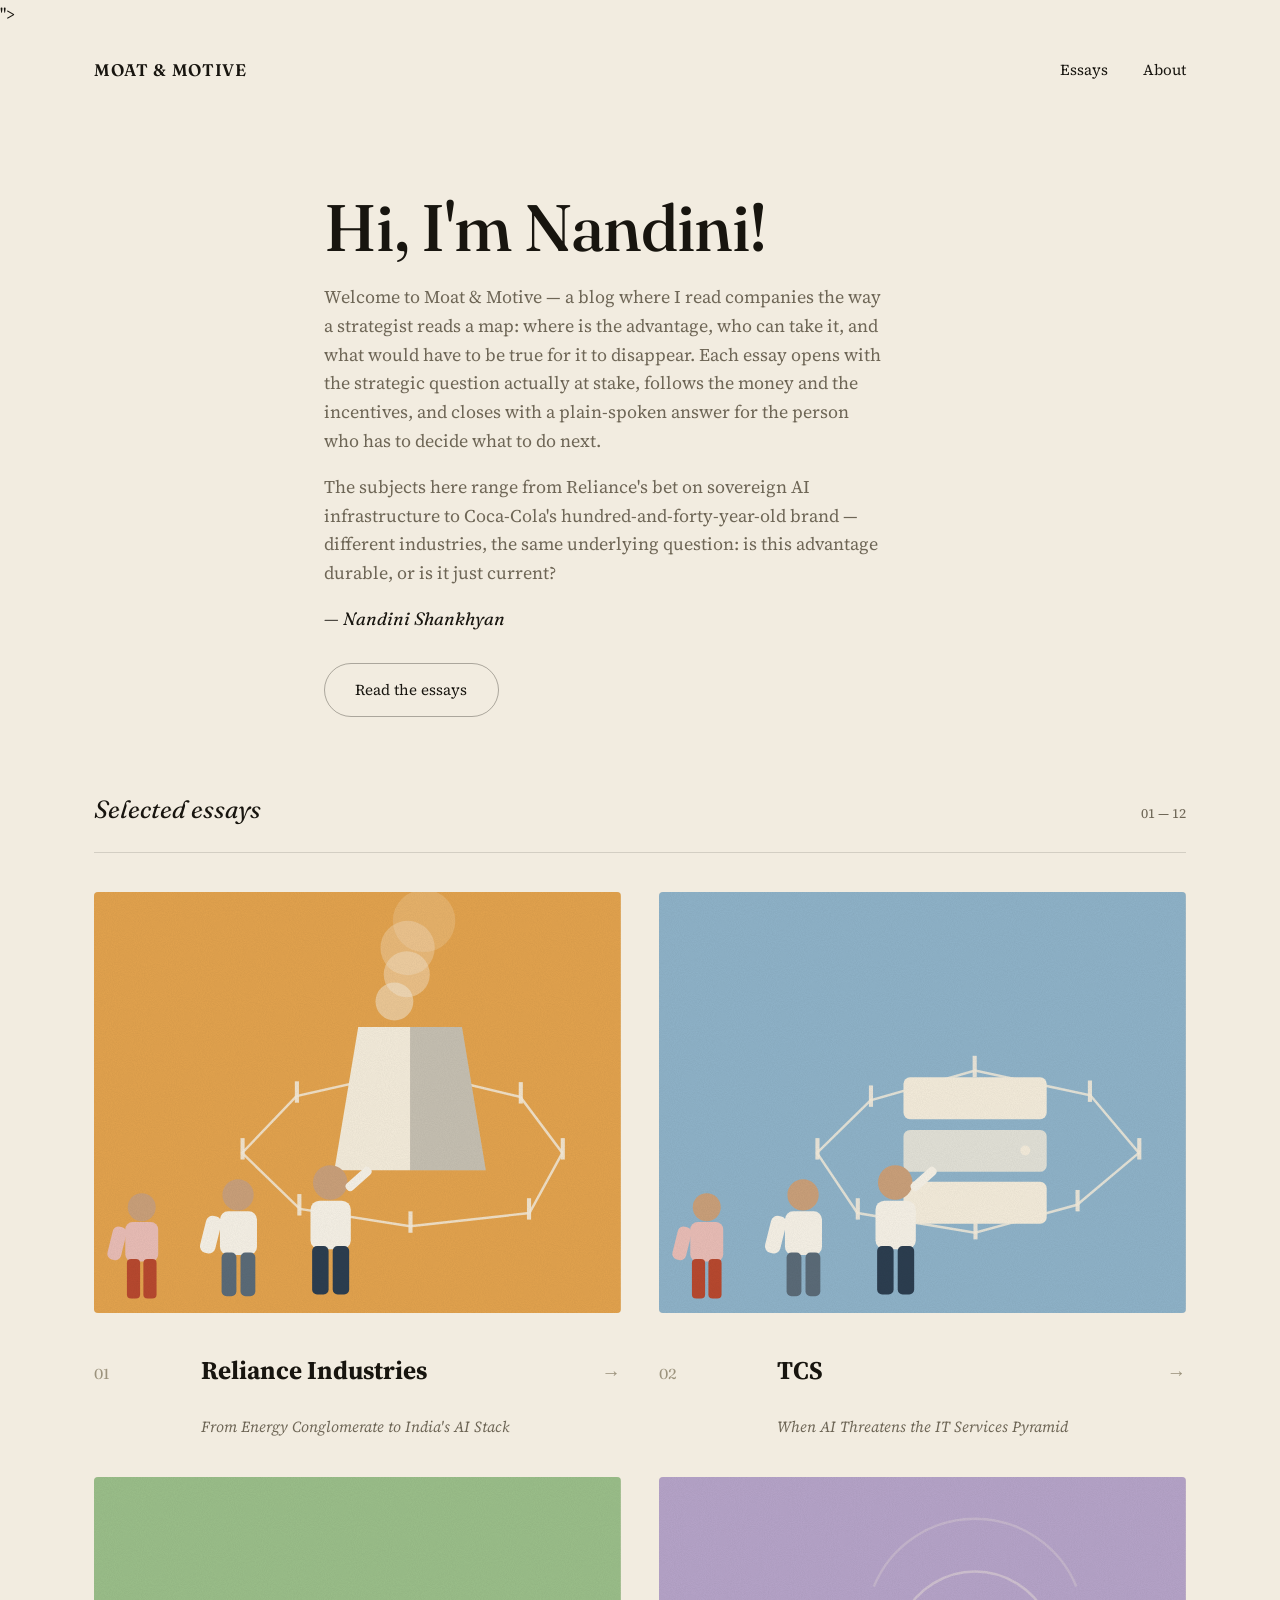
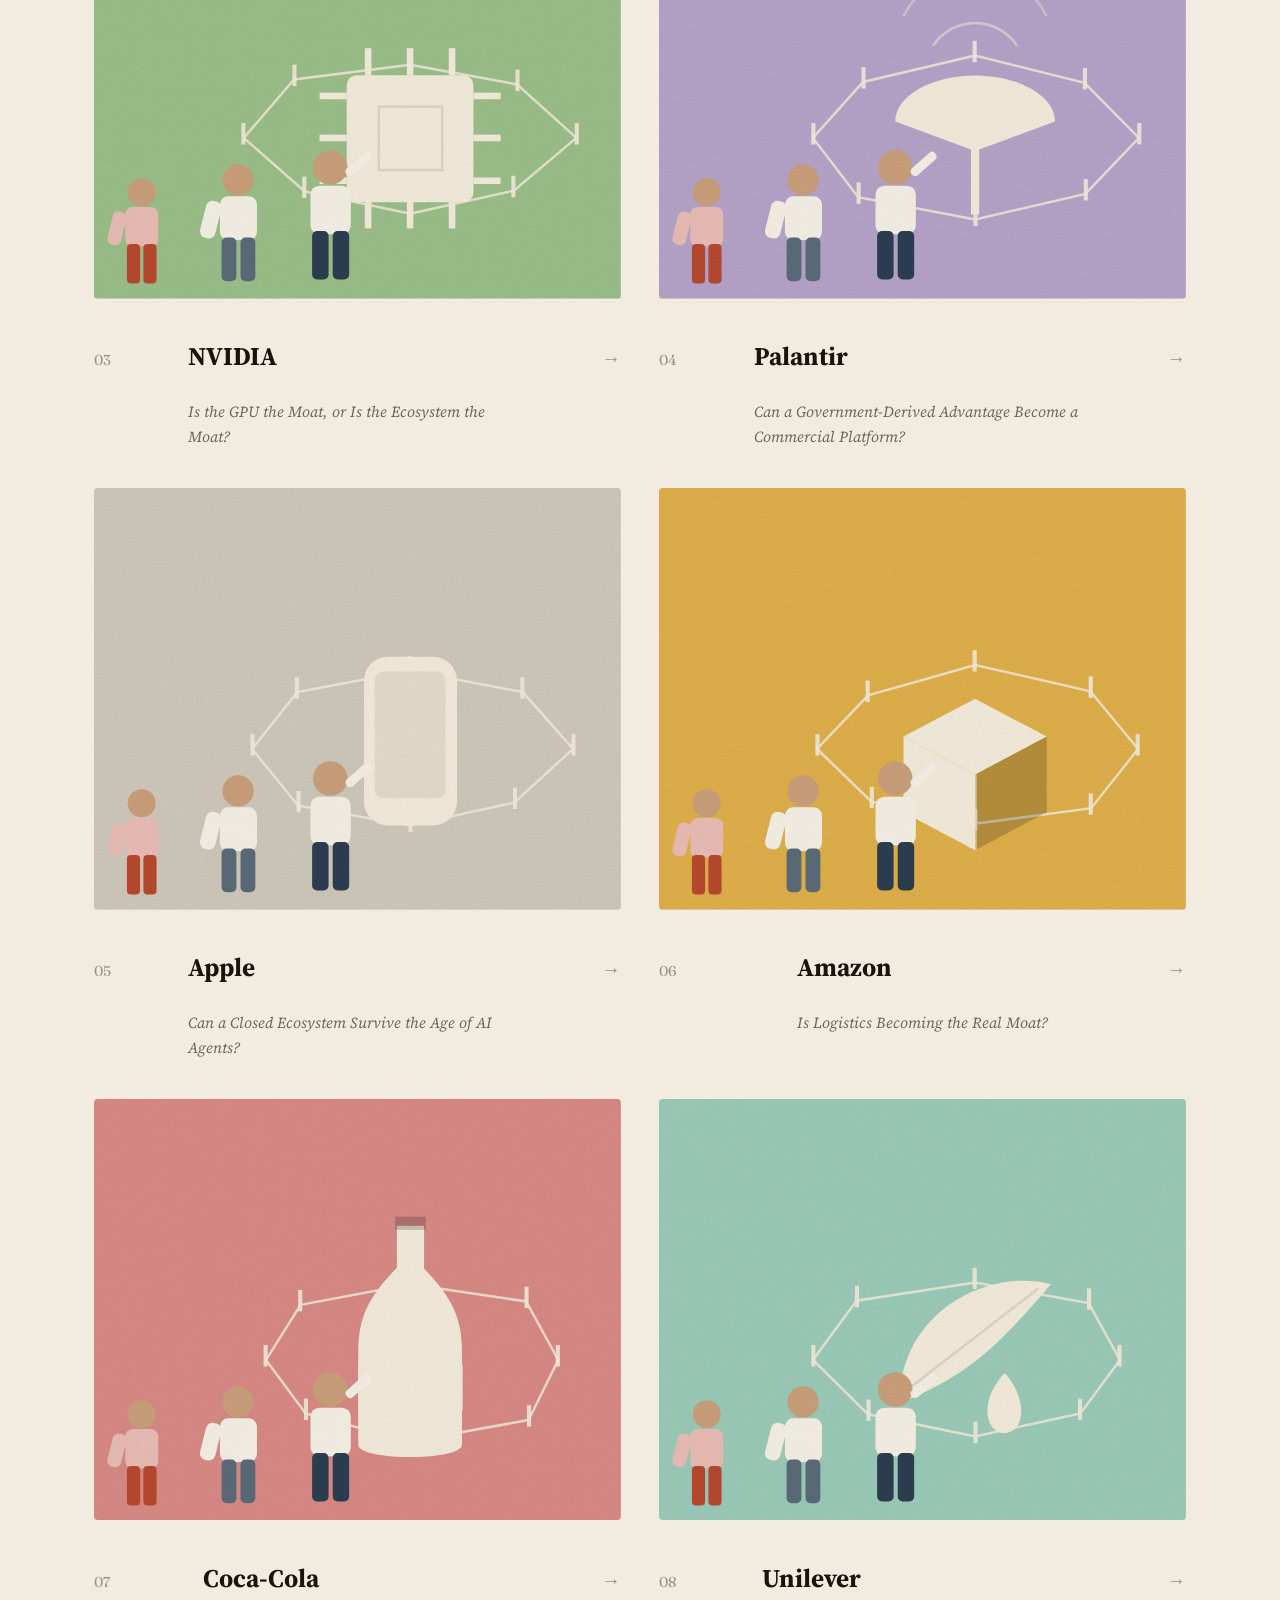
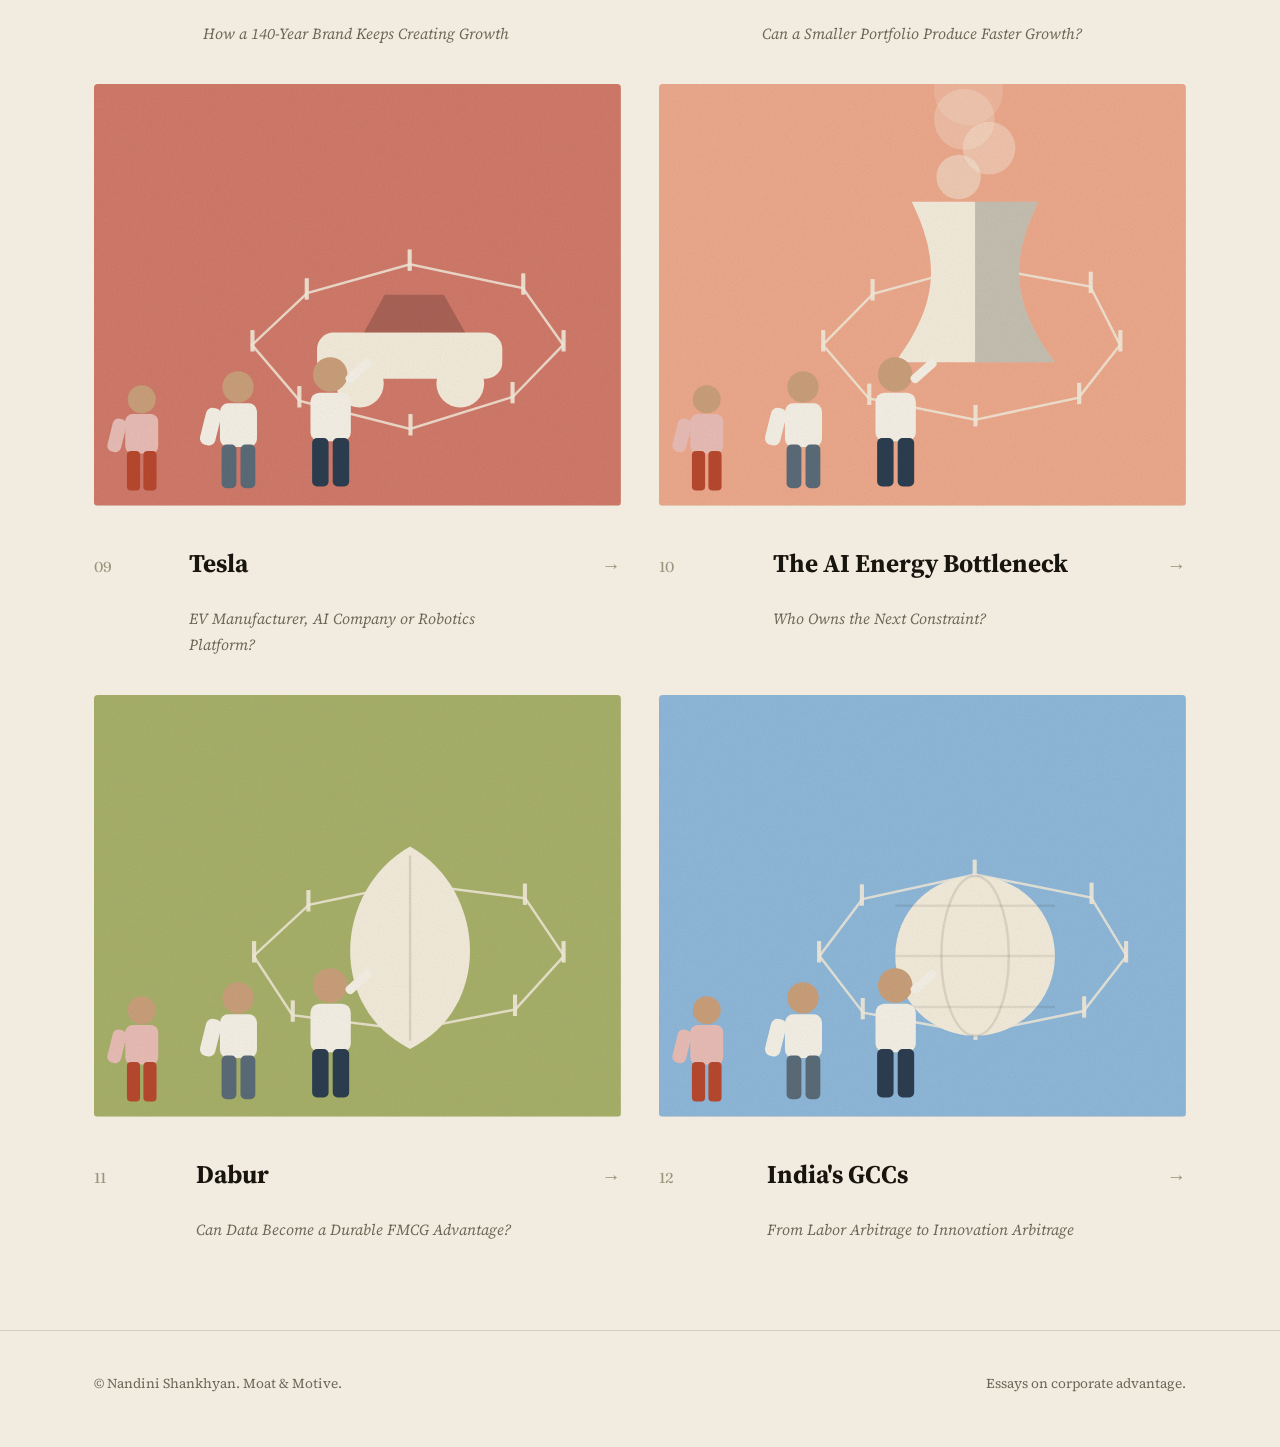
<file: index.html>
<!DOCTYPE html>
<html lang="en">
<head>
<meta charset="UTF-8">
<meta name="viewport" content="width=device-width, initial-scale=1.0">
<title>Moat & Motive — Nandini Shankhyan</title>
<meta name="description" content="Welcome to Moat & Motive — a blog where I write about ingenious strategies employed by companies across the world.">
<link rel="icon" href="data:image/svg+xml,<svg xmlns="http://www.w3.org/2000/svg" viewBox="0 0 32 32"><rect width="32" height="32" fill="%23f2ece0"/><circle cx="16" cy="16" r="11" fill="none" stroke="%2318150f" stroke-width="1.6"/><circle cx="16" cy="16" r="5.5" fill="none" stroke="%2318150f" stroke-width="1.6"/></svg>">
<link rel="preconnect" href="https://fonts.googleapis.com">
<link rel="stylesheet" href="assets/styles.css">
</head>
<body>
<header class="masthead">
  <div class="wrap">
    <a class="mark" href="index.html">Moat &amp; Motive</a>
    <nav>
      <a href="index.html#essays">Essays</a>
      <a href="index.html#about">About</a>
    </nav>
  </div>
</header>

<section class="hero" id="about">
  <div class="wrap">
    <h1>Hi, I'm Nandini!</h1>
    <div class="lede-about">
      <p>Welcome to Moat &amp; Motive — a blog where I read companies the way a strategist reads a map: where is the advantage, who can take it, and what would have to be true for it to disappear. Each essay opens with the strategic question actually at stake, follows the money and the incentives, and closes with a plain-spoken answer for the person who has to decide what to do next.</p>
      <p>The subjects here range from Reliance's bet on sovereign AI infrastructure to Coca-Cola's hundred-and-forty-year-old brand — different industries, the same underlying question: is this advantage durable, or is it just current?</p>
      <p class="signoff">— Nandini Shankhyan</p>
    </div>
    <a class="pill-btn" href="#essays">Read the essays</a>
  </div>
</section>

<section class="wrap" id="essays">
  <div class="section-head">
    <h2>Selected essays</h2>
    <span class="count">01 — 12</span>
  </div>
  <ul class="case-grid">
    <li class="case-card">
      <a href="articles/reliance-industries.html">
        <div class="case-art"><svg viewBox="0 0 640 512" xmlns="http://www.w3.org/2000/svg" role="img" aria-label="Illustration for Reliance Industries"><defs><filter id="grainreliance-industries" x="-20%" y="-20%" width="140%" height="140%">
  <feTurbulence type="fractalNoise" baseFrequency="0.85" numOctaves="2" seed="10" result="noise"/>
  <feColorMatrix in="noise" type="matrix" values="0 0 0 0 0  0 0 0 0 0  0 0 0 0 0  0 0 0 0.06 0"/>
</filter></defs><rect width="640" height="512" fill="#e3a34e"/><path d="M569 317 L529 390 L384 406 L250 385 L180 317 L246 248 L384 217 L518 249 Z" fill="none" stroke="#f4ecdb" stroke-width="3" opacity="0.85"/><rect x="567" y="299" width="5" height="26" fill="#f4ecdb" opacity="0.9"/><rect x="526" y="372" width="5" height="26" fill="#f4ecdb" opacity="0.9"/><rect x="382" y="388" width="5" height="26" fill="#f4ecdb" opacity="0.9"/><rect x="247" y="367" width="5" height="26" fill="#f4ecdb" opacity="0.9"/><rect x="178" y="299" width="5" height="26" fill="#f4ecdb" opacity="0.9"/><rect x="244" y="230" width="5" height="26" fill="#f4ecdb" opacity="0.9"/><rect x="381" y="199" width="5" height="26" fill="#f4ecdb" opacity="0.9"/><rect x="516" y="231" width="5" height="26" fill="#f4ecdb" opacity="0.9"/><path d="M321 164 L447 164 L476 338 L292 338 Z" fill="#f4ecdb"/><path d="M384 164 L447 164 L476 338 L384 338 Z" fill="#00000030"/><circle cx="365" cy="133" r="23" fill="#f4ecdb" opacity="0.50"/><circle cx="380" cy="100" r="28" fill="#f4ecdb" opacity="0.40"/><circle cx="381" cy="68" r="33" fill="#f4ecdb" opacity="0.30"/><circle cx="401" cy="35" r="38" fill="#f4ecdb" opacity="0.20"/><circle cx="58" cy="383" r="17" fill="#caa07a"/><rect x="38" y="401" width="40" height="48" rx="9" fill="#e9bdb6"/><rect x="40" y="446" width="16" height="48" rx="5" fill="#b8492f"/><rect x="60" y="446" width="16" height="48" rx="5" fill="#b8492f"/><rect x="22" y="406" width="17" height="41" rx="7" fill="#e9bdb6" transform="rotate(14 28 416)"/><circle cx="175" cy="368" r="19" fill="#caa07a"/><rect x="153" y="388" width="45" height="53" rx="10" fill="#f6f1e6"/><rect x="155" y="438" width="18" height="53" rx="6" fill="#5b6b78"/><rect x="178" y="438" width="18" height="53" rx="6" fill="#5b6b78"/><rect x="135" y="393" width="19" height="46" rx="8" fill="#f6f1e6" transform="rotate(14 142 405)"/><circle cx="287" cy="353" r="21" fill="#caa07a"/><rect x="263" y="375" width="49" height="59" rx="11" fill="#f6f1e6"/><rect x="265" y="430" width="20" height="59" rx="6" fill="#2c3e50"/><rect x="290" y="430" width="20" height="59" rx="6" fill="#2c3e50"/><rect x="307" y="356" width="38" height="11" rx="5" fill="#f6f1e6" transform="rotate(-42 307 361)"/><rect width="640" height="512" filter="url(#grainreliance-industries)"/></svg></div>
        <div class="case-caption">
          <span class="index-num">01</span>
          <span class="text">
            <h2>Reliance Industries</h2>
            <p>From Energy Conglomerate to India's AI Stack</p>
          </span>
          <span class="arrow">&#8594;</span>
        </div>
      </a>
    </li>
    <li class="case-card">
      <a href="articles/tcs.html">
        <div class="case-art"><svg viewBox="0 0 640 512" xmlns="http://www.w3.org/2000/svg" role="img" aria-label="Illustration for TCS"><defs><filter id="graintcs" x="-20%" y="-20%" width="140%" height="140%">
  <feTurbulence type="fractalNoise" baseFrequency="0.85" numOctaves="2" seed="17" result="noise"/>
  <feColorMatrix in="noise" type="matrix" values="0 0 0 0 0  0 0 0 0 0  0 0 0 0 0  0 0 0 0.06 0"/>
</filter></defs><rect width="640" height="512" fill="#8fb3c9"/><path d="M583 317 L508 380 L384 414 L241 390 L192 317 L257 253 L384 217 L524 247 Z" fill="none" stroke="#f4ecdb" stroke-width="3" opacity="0.85"/><rect x="581" y="299" width="5" height="26" fill="#f4ecdb" opacity="0.9"/><rect x="506" y="362" width="5" height="26" fill="#f4ecdb" opacity="0.9"/><rect x="382" y="396" width="5" height="26" fill="#f4ecdb" opacity="0.9"/><rect x="239" y="372" width="5" height="26" fill="#f4ecdb" opacity="0.9"/><rect x="190" y="299" width="5" height="26" fill="#f4ecdb" opacity="0.9"/><rect x="255" y="235" width="5" height="26" fill="#f4ecdb" opacity="0.9"/><rect x="381" y="199" width="5" height="26" fill="#f4ecdb" opacity="0.9"/><rect x="521" y="229" width="5" height="26" fill="#f4ecdb" opacity="0.9"/><rect x="297" y="225" width="174" height="51" rx="8" fill="#f4ecdb" opacity="1.0"/><circle cx="445" cy="251" r="6" fill="#f4ecdb"/><rect x="297" y="289" width="174" height="51" rx="8" fill="#f4ecdb" opacity="0.82"/><circle cx="445" cy="314" r="6" fill="#f4ecdb"/><rect x="297" y="352" width="174" height="51" rx="8" fill="#f4ecdb" opacity="1.0"/><circle cx="445" cy="378" r="6" fill="#f4ecdb"/><circle cx="58" cy="383" r="17" fill="#caa07a"/><rect x="38" y="401" width="40" height="48" rx="9" fill="#e9bdb6"/><rect x="40" y="446" width="16" height="48" rx="5" fill="#b8492f"/><rect x="60" y="446" width="16" height="48" rx="5" fill="#b8492f"/><rect x="22" y="406" width="17" height="41" rx="7" fill="#e9bdb6" transform="rotate(14 28 416)"/><circle cx="175" cy="368" r="19" fill="#caa07a"/><rect x="153" y="388" width="45" height="53" rx="10" fill="#f6f1e6"/><rect x="155" y="438" width="18" height="53" rx="6" fill="#5b6b78"/><rect x="178" y="438" width="18" height="53" rx="6" fill="#5b6b78"/><rect x="135" y="393" width="19" height="46" rx="8" fill="#f6f1e6" transform="rotate(14 142 405)"/><circle cx="287" cy="353" r="21" fill="#caa07a"/><rect x="263" y="375" width="49" height="59" rx="11" fill="#f6f1e6"/><rect x="265" y="430" width="20" height="59" rx="6" fill="#2c3e50"/><rect x="290" y="430" width="20" height="59" rx="6" fill="#2c3e50"/><rect x="307" y="356" width="38" height="11" rx="5" fill="#f6f1e6" transform="rotate(-42 307 361)"/><rect width="640" height="512" filter="url(#graintcs)"/></svg></div>
        <div class="case-caption">
          <span class="index-num">02</span>
          <span class="text">
            <h2>TCS</h2>
            <p>When AI Threatens the IT Services Pyramid</p>
          </span>
          <span class="arrow">&#8594;</span>
        </div>
      </a>
    </li>
    <li class="case-card">
      <a href="articles/nvidia.html">
        <div class="case-art"><svg viewBox="0 0 640 512" xmlns="http://www.w3.org/2000/svg" role="img" aria-label="Illustration for NVIDIA"><defs><filter id="grainnvidia" x="-20%" y="-20%" width="140%" height="140%">
  <feTurbulence type="fractalNoise" baseFrequency="0.85" numOctaves="2" seed="24" result="noise"/>
  <feColorMatrix in="noise" type="matrix" values="0 0 0 0 0  0 0 0 0 0  0 0 0 0 0  0 0 0 0.06 0"/>
</filter></defs><rect width="640" height="512" fill="#9bbf8a"/><path d="M586 317 L510 381 L384 409 L256 382 L182 317 L243 246 L384 228 L514 252 Z" fill="none" stroke="#f4ecdb" stroke-width="3" opacity="0.85"/><rect x="584" y="299" width="5" height="26" fill="#f4ecdb" opacity="0.9"/><rect x="507" y="363" width="5" height="26" fill="#f4ecdb" opacity="0.9"/><rect x="382" y="391" width="5" height="26" fill="#f4ecdb" opacity="0.9"/><rect x="253" y="364" width="5" height="26" fill="#f4ecdb" opacity="0.9"/><rect x="179" y="299" width="5" height="26" fill="#f4ecdb" opacity="0.9"/><rect x="241" y="228" width="5" height="26" fill="#f4ecdb" opacity="0.9"/><rect x="381" y="210" width="5" height="26" fill="#f4ecdb" opacity="0.9"/><rect x="512" y="234" width="5" height="26" fill="#f4ecdb" opacity="0.9"/><rect x="329" y="208" width="8" height="33" fill="#f4ecdb"/><rect x="329" y="394" width="8" height="33" fill="#f4ecdb"/><rect x="274" y="262" width="33" height="8" fill="#f4ecdb"/><rect x="461" y="262" width="33" height="8" fill="#f4ecdb"/><rect x="380" y="208" width="8" height="33" fill="#f4ecdb"/><rect x="380" y="394" width="8" height="33" fill="#f4ecdb"/><rect x="274" y="313" width="33" height="8" fill="#f4ecdb"/><rect x="461" y="313" width="33" height="8" fill="#f4ecdb"/><rect x="431" y="208" width="8" height="33" fill="#f4ecdb"/><rect x="431" y="394" width="8" height="33" fill="#f4ecdb"/><rect x="274" y="365" width="33" height="8" fill="#f4ecdb"/><rect x="461" y="365" width="33" height="8" fill="#f4ecdb"/><rect x="307" y="241" width="154" height="154" rx="12" fill="#f4ecdb"/><rect x="346" y="279" width="77" height="77" fill="none" stroke="#00000030" stroke-width="3" opacity="0.5"/><circle cx="58" cy="383" r="17" fill="#caa07a"/><rect x="38" y="401" width="40" height="48" rx="9" fill="#e9bdb6"/><rect x="40" y="446" width="16" height="48" rx="5" fill="#b8492f"/><rect x="60" y="446" width="16" height="48" rx="5" fill="#b8492f"/><rect x="22" y="406" width="17" height="41" rx="7" fill="#e9bdb6" transform="rotate(14 28 416)"/><circle cx="175" cy="368" r="19" fill="#caa07a"/><rect x="153" y="388" width="45" height="53" rx="10" fill="#f6f1e6"/><rect x="155" y="438" width="18" height="53" rx="6" fill="#5b6b78"/><rect x="178" y="438" width="18" height="53" rx="6" fill="#5b6b78"/><rect x="135" y="393" width="19" height="46" rx="8" fill="#f6f1e6" transform="rotate(14 142 405)"/><circle cx="287" cy="353" r="21" fill="#caa07a"/><rect x="263" y="375" width="49" height="59" rx="11" fill="#f6f1e6"/><rect x="265" y="430" width="20" height="59" rx="6" fill="#2c3e50"/><rect x="290" y="430" width="20" height="59" rx="6" fill="#2c3e50"/><rect x="307" y="356" width="38" height="11" rx="5" fill="#f6f1e6" transform="rotate(-42 307 361)"/><rect width="640" height="512" filter="url(#grainnvidia)"/></svg></div>
        <div class="case-caption">
          <span class="index-num">03</span>
          <span class="text">
            <h2>NVIDIA</h2>
            <p>Is the GPU the Moat, or Is the Ecosystem the Moat?</p>
          </span>
          <span class="arrow">&#8594;</span>
        </div>
      </a>
    </li>
    <li class="case-card">
      <a href="articles/palantir.html">
        <div class="case-art"><svg viewBox="0 0 640 512" xmlns="http://www.w3.org/2000/svg" role="img" aria-label="Illustration for Palantir"><defs><filter id="grainpalantir" x="-20%" y="-20%" width="140%" height="140%">
  <feTurbulence type="fractalNoise" baseFrequency="0.85" numOctaves="2" seed="31" result="noise"/>
  <feColorMatrix in="noise" type="matrix" values="0 0 0 0 0  0 0 0 0 0  0 0 0 0 0  0 0 0 0.06 0"/>
</filter></defs><rect width="640" height="512" fill="#b6a4c9"/><path d="M583 317 L518 385 L384 416 L242 389 L187 317 L248 249 L384 217 L517 250 Z" fill="none" stroke="#f4ecdb" stroke-width="3" opacity="0.85"/><rect x="581" y="299" width="5" height="26" fill="#f4ecdb" opacity="0.9"/><rect x="516" y="367" width="5" height="26" fill="#f4ecdb" opacity="0.9"/><rect x="382" y="398" width="5" height="26" fill="#f4ecdb" opacity="0.9"/><rect x="240" y="371" width="5" height="26" fill="#f4ecdb" opacity="0.9"/><rect x="185" y="299" width="5" height="26" fill="#f4ecdb" opacity="0.9"/><rect x="246" y="231" width="5" height="26" fill="#f4ecdb" opacity="0.9"/><rect x="381" y="199" width="5" height="26" fill="#f4ecdb" opacity="0.9"/><rect x="515" y="232" width="5" height="26" fill="#f4ecdb" opacity="0.9"/><rect x="379" y="297" width="10" height="113" fill="#f4ecdb"/><path d="M287 297 A97 56 0 0 1 481 297 L384 333 Z" fill="#f4ecdb"/><path d="M333 205 A61 61 0 0 1 435 205" fill="none" stroke="#f4ecdb" stroke-width="3" opacity="0.55"/><path d="M297 169 A97 97 0 0 1 471 169" fill="none" stroke="#f4ecdb" stroke-width="3" opacity="0.40"/><path d="M261 133 A133 133 0 0 1 507 133" fill="none" stroke="#f4ecdb" stroke-width="3" opacity="0.25"/><circle cx="58" cy="383" r="17" fill="#caa07a"/><rect x="38" y="401" width="40" height="48" rx="9" fill="#e9bdb6"/><rect x="40" y="446" width="16" height="48" rx="5" fill="#b8492f"/><rect x="60" y="446" width="16" height="48" rx="5" fill="#b8492f"/><rect x="22" y="406" width="17" height="41" rx="7" fill="#e9bdb6" transform="rotate(14 28 416)"/><circle cx="175" cy="368" r="19" fill="#caa07a"/><rect x="153" y="388" width="45" height="53" rx="10" fill="#f6f1e6"/><rect x="155" y="438" width="18" height="53" rx="6" fill="#5b6b78"/><rect x="178" y="438" width="18" height="53" rx="6" fill="#5b6b78"/><rect x="135" y="393" width="19" height="46" rx="8" fill="#f6f1e6" transform="rotate(14 142 405)"/><circle cx="287" cy="353" r="21" fill="#caa07a"/><rect x="263" y="375" width="49" height="59" rx="11" fill="#f6f1e6"/><rect x="265" y="430" width="20" height="59" rx="6" fill="#2c3e50"/><rect x="290" y="430" width="20" height="59" rx="6" fill="#2c3e50"/><rect x="307" y="356" width="38" height="11" rx="5" fill="#f6f1e6" transform="rotate(-42 307 361)"/><rect width="640" height="512" filter="url(#grainpalantir)"/></svg></div>
        <div class="case-caption">
          <span class="index-num">04</span>
          <span class="text">
            <h2>Palantir</h2>
            <p>Can a Government-Derived Advantage Become a Commercial Platform?</p>
          </span>
          <span class="arrow">&#8594;</span>
        </div>
      </a>
    </li>
    <li class="case-card">
      <a href="articles/apple.html">
        <div class="case-art"><svg viewBox="0 0 640 512" xmlns="http://www.w3.org/2000/svg" role="img" aria-label="Illustration for Apple"><defs><filter id="grainapple" x="-20%" y="-20%" width="140%" height="140%">
  <feTurbulence type="fractalNoise" baseFrequency="0.85" numOctaves="2" seed="38" result="noise"/>
  <feColorMatrix in="noise" type="matrix" values="0 0 0 0 0  0 0 0 0 0  0 0 0 0 0  0 0 0 0.06 0"/>
</filter></defs><rect width="640" height="512" fill="#cfc8bb"/><path d="M582 317 L511 382 L384 410 L248 386 L192 317 L247 248 L384 222 L521 248 Z" fill="none" stroke="#f4ecdb" stroke-width="3" opacity="0.85"/><rect x="580" y="299" width="5" height="26" fill="#f4ecdb" opacity="0.9"/><rect x="509" y="364" width="5" height="26" fill="#f4ecdb" opacity="0.9"/><rect x="382" y="392" width="5" height="26" fill="#f4ecdb" opacity="0.9"/><rect x="246" y="368" width="5" height="26" fill="#f4ecdb" opacity="0.9"/><rect x="190" y="299" width="5" height="26" fill="#f4ecdb" opacity="0.9"/><rect x="244" y="230" width="5" height="26" fill="#f4ecdb" opacity="0.9"/><rect x="381" y="204" width="5" height="26" fill="#f4ecdb" opacity="0.9"/><rect x="518" y="230" width="5" height="26" fill="#f4ecdb" opacity="0.9"/><rect x="328" y="205" width="113" height="205" rx="29" fill="#f4ecdb"/><rect x="341" y="223" width="86" height="154" rx="10" fill="#00000030" opacity="0.35"/><circle cx="384" cy="391" r="10" fill="#f4ecdb"/><circle cx="58" cy="383" r="17" fill="#caa07a"/><rect x="38" y="401" width="40" height="48" rx="9" fill="#e9bdb6"/><rect x="40" y="446" width="16" height="48" rx="5" fill="#b8492f"/><rect x="60" y="446" width="16" height="48" rx="5" fill="#b8492f"/><rect x="22" y="406" width="17" height="41" rx="7" fill="#e9bdb6" transform="rotate(14 28 416)"/><circle cx="175" cy="368" r="19" fill="#caa07a"/><rect x="153" y="388" width="45" height="53" rx="10" fill="#f6f1e6"/><rect x="155" y="438" width="18" height="53" rx="6" fill="#5b6b78"/><rect x="178" y="438" width="18" height="53" rx="6" fill="#5b6b78"/><rect x="135" y="393" width="19" height="46" rx="8" fill="#f6f1e6" transform="rotate(14 142 405)"/><circle cx="287" cy="353" r="21" fill="#caa07a"/><rect x="263" y="375" width="49" height="59" rx="11" fill="#f6f1e6"/><rect x="265" y="430" width="20" height="59" rx="6" fill="#2c3e50"/><rect x="290" y="430" width="20" height="59" rx="6" fill="#2c3e50"/><rect x="307" y="356" width="38" height="11" rx="5" fill="#f6f1e6" transform="rotate(-42 307 361)"/><rect width="640" height="512" filter="url(#grainapple)"/></svg></div>
        <div class="case-caption">
          <span class="index-num">05</span>
          <span class="text">
            <h2>Apple</h2>
            <p>Can a Closed Ecosystem Survive the Age of AI Agents?</p>
          </span>
          <span class="arrow">&#8594;</span>
        </div>
      </a>
    </li>
    <li class="case-card">
      <a href="articles/amazon.html">
        <div class="case-art"><svg viewBox="0 0 640 512" xmlns="http://www.w3.org/2000/svg" role="img" aria-label="Illustration for Amazon"><defs><filter id="grainamazon" x="-20%" y="-20%" width="140%" height="140%">
  <feTurbulence type="fractalNoise" baseFrequency="0.85" numOctaves="2" seed="45" result="noise"/>
  <feColorMatrix in="noise" type="matrix" values="0 0 0 0 0  0 0 0 0 0  0 0 0 0 0  0 0 0 0.06 0"/>
</filter></defs><rect width="640" height="512" fill="#e0b04a"/><path d="M582 317 L525 389 L384 408 L258 381 L192 317 L254 252 L384 215 L524 247 Z" fill="none" stroke="#f4ecdb" stroke-width="3" opacity="0.85"/><rect x="579" y="299" width="5" height="26" fill="#f4ecdb" opacity="0.9"/><rect x="522" y="371" width="5" height="26" fill="#f4ecdb" opacity="0.9"/><rect x="382" y="390" width="5" height="26" fill="#f4ecdb" opacity="0.9"/><rect x="256" y="363" width="5" height="26" fill="#f4ecdb" opacity="0.9"/><rect x="190" y="299" width="5" height="26" fill="#f4ecdb" opacity="0.9"/><rect x="251" y="234" width="5" height="26" fill="#f4ecdb" opacity="0.9"/><rect x="381" y="197" width="5" height="26" fill="#f4ecdb" opacity="0.9"/><rect x="522" y="229" width="5" height="26" fill="#f4ecdb" opacity="0.9"/><polygon points="297,302 384,256 471,302 384,348" fill="#f4ecdb"/><polygon points="297,302 384,348 384,440 297,394" fill="#f4ecdb"/><polygon points="471,302 384,348 384,440 471,394" fill="#00000030"/><line x1="384" y1="348" x2="384" y2="440" stroke="#f4ecdb" stroke-width="4" opacity="0.6"/><circle cx="58" cy="383" r="17" fill="#caa07a"/><rect x="38" y="401" width="40" height="48" rx="9" fill="#e9bdb6"/><rect x="40" y="446" width="16" height="48" rx="5" fill="#b8492f"/><rect x="60" y="446" width="16" height="48" rx="5" fill="#b8492f"/><rect x="22" y="406" width="17" height="41" rx="7" fill="#e9bdb6" transform="rotate(14 28 416)"/><circle cx="175" cy="368" r="19" fill="#caa07a"/><rect x="153" y="388" width="45" height="53" rx="10" fill="#f6f1e6"/><rect x="155" y="438" width="18" height="53" rx="6" fill="#5b6b78"/><rect x="178" y="438" width="18" height="53" rx="6" fill="#5b6b78"/><rect x="135" y="393" width="19" height="46" rx="8" fill="#f6f1e6" transform="rotate(14 142 405)"/><circle cx="287" cy="353" r="21" fill="#caa07a"/><rect x="263" y="375" width="49" height="59" rx="11" fill="#f6f1e6"/><rect x="265" y="430" width="20" height="59" rx="6" fill="#2c3e50"/><rect x="290" y="430" width="20" height="59" rx="6" fill="#2c3e50"/><rect x="307" y="356" width="38" height="11" rx="5" fill="#f6f1e6" transform="rotate(-42 307 361)"/><rect width="640" height="512" filter="url(#grainamazon)"/></svg></div>
        <div class="case-caption">
          <span class="index-num">06</span>
          <span class="text">
            <h2>Amazon</h2>
            <p>Is Logistics Becoming the Real Moat?</p>
          </span>
          <span class="arrow">&#8594;</span>
        </div>
      </a>
    </li>
    <li class="case-card">
      <a href="articles/coca-cola.html">
        <div class="case-art"><svg viewBox="0 0 640 512" xmlns="http://www.w3.org/2000/svg" role="img" aria-label="Illustration for Coca-Cola"><defs><filter id="graincoca-cola" x="-20%" y="-20%" width="140%" height="140%">
  <feTurbulence type="fractalNoise" baseFrequency="0.85" numOctaves="2" seed="52" result="noise"/>
  <feColorMatrix in="noise" type="matrix" values="0 0 0 0 0  0 0 0 0 0  0 0 0 0 0  0 0 0 0.06 0"/>
</filter></defs><rect width="640" height="512" fill="#d98a86"/><path d="M564 317 L528 390 L384 416 L257 382 L209 317 L251 250 L384 225 L525 246 Z" fill="none" stroke="#f4ecdb" stroke-width="3" opacity="0.85"/><rect x="561" y="299" width="5" height="26" fill="#f4ecdb" opacity="0.9"/><rect x="526" y="372" width="5" height="26" fill="#f4ecdb" opacity="0.9"/><rect x="382" y="398" width="5" height="26" fill="#f4ecdb" opacity="0.9"/><rect x="255" y="364" width="5" height="26" fill="#f4ecdb" opacity="0.9"/><rect x="206" y="299" width="5" height="26" fill="#f4ecdb" opacity="0.9"/><rect x="248" y="232" width="5" height="26" fill="#f4ecdb" opacity="0.9"/><rect x="381" y="207" width="5" height="26" fill="#f4ecdb" opacity="0.9"/><rect x="523" y="228" width="5" height="26" fill="#f4ecdb" opacity="0.9"/><path d="M368 205 C333 241 321 266 321 307 L321 420 C321 440 447 440 447 420 L447 307 C447 266 435 241 400 205 Z" fill="#f4ecdb"/><rect x="368" y="154" width="33" height="56" fill="#f4ecdb"/><rect x="366" y="143" width="37" height="16" fill="#00000030"/><rect x="321" y="323" width="127" height="56" fill="#f4ecdb" opacity="0.85"/><circle cx="58" cy="383" r="17" fill="#caa07a"/><rect x="38" y="401" width="40" height="48" rx="9" fill="#e9bdb6"/><rect x="40" y="446" width="16" height="48" rx="5" fill="#b8492f"/><rect x="60" y="446" width="16" height="48" rx="5" fill="#b8492f"/><rect x="22" y="406" width="17" height="41" rx="7" fill="#e9bdb6" transform="rotate(14 28 416)"/><circle cx="175" cy="368" r="19" fill="#caa07a"/><rect x="153" y="388" width="45" height="53" rx="10" fill="#f6f1e6"/><rect x="155" y="438" width="18" height="53" rx="6" fill="#5b6b78"/><rect x="178" y="438" width="18" height="53" rx="6" fill="#5b6b78"/><rect x="135" y="393" width="19" height="46" rx="8" fill="#f6f1e6" transform="rotate(14 142 405)"/><circle cx="287" cy="353" r="21" fill="#caa07a"/><rect x="263" y="375" width="49" height="59" rx="11" fill="#f6f1e6"/><rect x="265" y="430" width="20" height="59" rx="6" fill="#2c3e50"/><rect x="290" y="430" width="20" height="59" rx="6" fill="#2c3e50"/><rect x="307" y="356" width="38" height="11" rx="5" fill="#f6f1e6" transform="rotate(-42 307 361)"/><rect width="640" height="512" filter="url(#graincoca-cola)"/></svg></div>
        <div class="case-caption">
          <span class="index-num">07</span>
          <span class="text">
            <h2>Coca-Cola</h2>
            <p>How a 140-Year Brand Keeps Creating Growth</p>
          </span>
          <span class="arrow">&#8594;</span>
        </div>
      </a>
    </li>
    <li class="case-card">
      <a href="articles/unilever.html">
        <div class="case-art"><svg viewBox="0 0 640 512" xmlns="http://www.w3.org/2000/svg" role="img" aria-label="Illustration for Unilever"><defs><filter id="grainunilever" x="-20%" y="-20%" width="140%" height="140%">
  <feTurbulence type="fractalNoise" baseFrequency="0.85" numOctaves="2" seed="59" result="noise"/>
  <feColorMatrix in="noise" type="matrix" values="0 0 0 0 0  0 0 0 0 0  0 0 0 0 0  0 0 0 0.06 0"/>
</filter></defs><rect width="640" height="512" fill="#9ccbb9"/><path d="M560 317 L512 382 L384 410 L254 383 L187 317 L240 245 L384 223 L522 248 Z" fill="none" stroke="#f4ecdb" stroke-width="3" opacity="0.85"/><rect x="557" y="299" width="5" height="26" fill="#f4ecdb" opacity="0.9"/><rect x="509" y="364" width="5" height="26" fill="#f4ecdb" opacity="0.9"/><rect x="382" y="392" width="5" height="26" fill="#f4ecdb" opacity="0.9"/><rect x="252" y="365" width="5" height="26" fill="#f4ecdb" opacity="0.9"/><rect x="185" y="299" width="5" height="26" fill="#f4ecdb" opacity="0.9"/><rect x="238" y="227" width="5" height="26" fill="#f4ecdb" opacity="0.9"/><rect x="381" y="205" width="5" height="26" fill="#f4ecdb" opacity="0.9"/><rect x="520" y="230" width="5" height="26" fill="#f4ecdb" opacity="0.9"/><path d="M292 369 C292 256 404 205 476 225 C415 297 374 338 292 369 Z" fill="#f4ecdb"/><path d="M302 353 L461 230" stroke="#00000030" stroke-width="3" opacity="0.5" fill="none"/><path d="M399 379 C399 415 440 415 440 379 C440 353 420 333 420 333 C420 333 399 353 399 379 Z" fill="#f4ecdb"/><circle cx="58" cy="383" r="17" fill="#caa07a"/><rect x="38" y="401" width="40" height="48" rx="9" fill="#e9bdb6"/><rect x="40" y="446" width="16" height="48" rx="5" fill="#b8492f"/><rect x="60" y="446" width="16" height="48" rx="5" fill="#b8492f"/><rect x="22" y="406" width="17" height="41" rx="7" fill="#e9bdb6" transform="rotate(14 28 416)"/><circle cx="175" cy="368" r="19" fill="#caa07a"/><rect x="153" y="388" width="45" height="53" rx="10" fill="#f6f1e6"/><rect x="155" y="438" width="18" height="53" rx="6" fill="#5b6b78"/><rect x="178" y="438" width="18" height="53" rx="6" fill="#5b6b78"/><rect x="135" y="393" width="19" height="46" rx="8" fill="#f6f1e6" transform="rotate(14 142 405)"/><circle cx="287" cy="353" r="21" fill="#caa07a"/><rect x="263" y="375" width="49" height="59" rx="11" fill="#f6f1e6"/><rect x="265" y="430" width="20" height="59" rx="6" fill="#2c3e50"/><rect x="290" y="430" width="20" height="59" rx="6" fill="#2c3e50"/><rect x="307" y="356" width="38" height="11" rx="5" fill="#f6f1e6" transform="rotate(-42 307 361)"/><rect width="640" height="512" filter="url(#grainunilever)"/></svg></div>
        <div class="case-caption">
          <span class="index-num">08</span>
          <span class="text">
            <h2>Unilever</h2>
            <p>Can a Smaller Portfolio Produce Faster Growth?</p>
          </span>
          <span class="arrow">&#8594;</span>
        </div>
      </a>
    </li>
    <li class="case-card">
      <a href="articles/tesla.html">
        <div class="case-art"><svg viewBox="0 0 640 512" xmlns="http://www.w3.org/2000/svg" role="img" aria-label="Illustration for Tesla"><defs><filter id="graintesla" x="-20%" y="-20%" width="140%" height="140%">
  <feTurbulence type="fractalNoise" baseFrequency="0.85" numOctaves="2" seed="66" result="noise"/>
  <feColorMatrix in="noise" type="matrix" values="0 0 0 0 0  0 0 0 0 0  0 0 0 0 0  0 0 0 0.06 0"/>
</filter></defs><rect width="640" height="512" fill="#d17a6a"/><path d="M570 317 L509 380 L384 419 L250 385 L192 317 L259 254 L384 219 L521 248 Z" fill="none" stroke="#f4ecdb" stroke-width="3" opacity="0.85"/><rect x="568" y="299" width="5" height="26" fill="#f4ecdb" opacity="0.9"/><rect x="506" y="362" width="5" height="26" fill="#f4ecdb" opacity="0.9"/><rect x="382" y="401" width="5" height="26" fill="#f4ecdb" opacity="0.9"/><rect x="247" y="367" width="5" height="26" fill="#f4ecdb" opacity="0.9"/><rect x="190" y="299" width="5" height="26" fill="#f4ecdb" opacity="0.9"/><rect x="256" y="236" width="5" height="26" fill="#f4ecdb" opacity="0.9"/><rect x="381" y="201" width="5" height="26" fill="#f4ecdb" opacity="0.9"/><rect x="519" y="230" width="5" height="26" fill="#f4ecdb" opacity="0.9"/><rect x="271" y="302" width="225" height="56" rx="20" fill="#f4ecdb"/><path d="M328 302 L353 256 L425 256 L451 302 Z" fill="#00000030"/><circle cx="323" cy="364" r="29" fill="#f4ecdb"/><circle cx="445" cy="364" r="29" fill="#f4ecdb"/><circle cx="58" cy="383" r="17" fill="#caa07a"/><rect x="38" y="401" width="40" height="48" rx="9" fill="#e9bdb6"/><rect x="40" y="446" width="16" height="48" rx="5" fill="#b8492f"/><rect x="60" y="446" width="16" height="48" rx="5" fill="#b8492f"/><rect x="22" y="406" width="17" height="41" rx="7" fill="#e9bdb6" transform="rotate(14 28 416)"/><circle cx="175" cy="368" r="19" fill="#caa07a"/><rect x="153" y="388" width="45" height="53" rx="10" fill="#f6f1e6"/><rect x="155" y="438" width="18" height="53" rx="6" fill="#5b6b78"/><rect x="178" y="438" width="18" height="53" rx="6" fill="#5b6b78"/><rect x="135" y="393" width="19" height="46" rx="8" fill="#f6f1e6" transform="rotate(14 142 405)"/><circle cx="287" cy="353" r="21" fill="#caa07a"/><rect x="263" y="375" width="49" height="59" rx="11" fill="#f6f1e6"/><rect x="265" y="430" width="20" height="59" rx="6" fill="#2c3e50"/><rect x="290" y="430" width="20" height="59" rx="6" fill="#2c3e50"/><rect x="307" y="356" width="38" height="11" rx="5" fill="#f6f1e6" transform="rotate(-42 307 361)"/><rect width="640" height="512" filter="url(#graintesla)"/></svg></div>
        <div class="case-caption">
          <span class="index-num">09</span>
          <span class="text">
            <h2>Tesla</h2>
            <p>EV Manufacturer, AI Company or Robotics Platform?</p>
          </span>
          <span class="arrow">&#8594;</span>
        </div>
      </a>
    </li>
    <li class="case-card">
      <a href="articles/the-ai-energy-bottleneck.html">
        <div class="case-art"><svg viewBox="0 0 640 512" xmlns="http://www.w3.org/2000/svg" role="img" aria-label="Illustration for The AI Energy Bottleneck"><defs><filter id="grainthe-ai-energy-bottleneck" x="-20%" y="-20%" width="140%" height="140%">
  <feTurbulence type="fractalNoise" baseFrequency="0.85" numOctaves="2" seed="73" result="noise"/>
  <feColorMatrix in="noise" type="matrix" values="0 0 0 0 0  0 0 0 0 0  0 0 0 0 0  0 0 0 0.06 0"/>
</filter></defs><rect width="640" height="512" fill="#eda98c"/><path d="M560 317 L510 381 L384 408 L255 382 L199 317 L260 255 L384 221 L524 246 Z" fill="none" stroke="#f4ecdb" stroke-width="3" opacity="0.85"/><rect x="558" y="299" width="5" height="26" fill="#f4ecdb" opacity="0.9"/><rect x="508" y="363" width="5" height="26" fill="#f4ecdb" opacity="0.9"/><rect x="382" y="390" width="5" height="26" fill="#f4ecdb" opacity="0.9"/><rect x="253" y="364" width="5" height="26" fill="#f4ecdb" opacity="0.9"/><rect x="197" y="299" width="5" height="26" fill="#f4ecdb" opacity="0.9"/><rect x="257" y="237" width="5" height="26" fill="#f4ecdb" opacity="0.9"/><rect x="381" y="203" width="5" height="26" fill="#f4ecdb" opacity="0.9"/><rect x="522" y="228" width="5" height="26" fill="#f4ecdb" opacity="0.9"/><path d="M287 338 C341 265 341 213 307 143 L461 143 C427 213 427 265 481 338 Z" fill="#f4ecdb"/><path d="M384 338 L481 338 C427 265 427 213 461 143 L384 143 Z" fill="#00000030"/><circle cx="364" cy="113" r="27" fill="#f4ecdb" opacity="0.50"/><circle cx="401" cy="78" r="32" fill="#f4ecdb" opacity="0.40"/><circle cx="371" cy="43" r="37" fill="#f4ecdb" opacity="0.30"/><circle cx="376" cy="8" r="42" fill="#f4ecdb" opacity="0.20"/><circle cx="58" cy="383" r="17" fill="#caa07a"/><rect x="38" y="401" width="40" height="48" rx="9" fill="#e9bdb6"/><rect x="40" y="446" width="16" height="48" rx="5" fill="#b8492f"/><rect x="60" y="446" width="16" height="48" rx="5" fill="#b8492f"/><rect x="22" y="406" width="17" height="41" rx="7" fill="#e9bdb6" transform="rotate(14 28 416)"/><circle cx="175" cy="368" r="19" fill="#caa07a"/><rect x="153" y="388" width="45" height="53" rx="10" fill="#f6f1e6"/><rect x="155" y="438" width="18" height="53" rx="6" fill="#5b6b78"/><rect x="178" y="438" width="18" height="53" rx="6" fill="#5b6b78"/><rect x="135" y="393" width="19" height="46" rx="8" fill="#f6f1e6" transform="rotate(14 142 405)"/><circle cx="287" cy="353" r="21" fill="#caa07a"/><rect x="263" y="375" width="49" height="59" rx="11" fill="#f6f1e6"/><rect x="265" y="430" width="20" height="59" rx="6" fill="#2c3e50"/><rect x="290" y="430" width="20" height="59" rx="6" fill="#2c3e50"/><rect x="307" y="356" width="38" height="11" rx="5" fill="#f6f1e6" transform="rotate(-42 307 361)"/><rect width="640" height="512" filter="url(#grainthe-ai-energy-bottleneck)"/></svg></div>
        <div class="case-caption">
          <span class="index-num">10</span>
          <span class="text">
            <h2>The AI Energy Bottleneck</h2>
            <p>Who Owns the Next Constraint?</p>
          </span>
          <span class="arrow">&#8594;</span>
        </div>
      </a>
    </li>
    <li class="case-card">
      <a href="articles/dabur.html">
        <div class="case-art"><svg viewBox="0 0 640 512" xmlns="http://www.w3.org/2000/svg" role="img" aria-label="Illustration for Dabur"><defs><filter id="graindabur" x="-20%" y="-20%" width="140%" height="140%">
  <feTurbulence type="fractalNoise" baseFrequency="0.85" numOctaves="2" seed="80" result="noise"/>
  <feColorMatrix in="noise" type="matrix" values="0 0 0 0 0  0 0 0 0 0  0 0 0 0 0  0 0 0 0.06 0"/>
</filter></defs><rect width="640" height="512" fill="#a8b16a"/><path d="M571 317 L512 382 L384 407 L241 389 L194 317 L261 255 L384 229 L524 247 Z" fill="none" stroke="#f4ecdb" stroke-width="3" opacity="0.85"/><rect x="568" y="299" width="5" height="26" fill="#f4ecdb" opacity="0.9"/><rect x="509" y="364" width="5" height="26" fill="#f4ecdb" opacity="0.9"/><rect x="382" y="389" width="5" height="26" fill="#f4ecdb" opacity="0.9"/><rect x="239" y="371" width="5" height="26" fill="#f4ecdb" opacity="0.9"/><rect x="192" y="299" width="5" height="26" fill="#f4ecdb" opacity="0.9"/><rect x="258" y="237" width="5" height="26" fill="#f4ecdb" opacity="0.9"/><rect x="381" y="211" width="5" height="26" fill="#f4ecdb" opacity="0.9"/><rect x="521" y="229" width="5" height="26" fill="#f4ecdb" opacity="0.9"/><path d="M384 430 C282 379 292 236 384 184 C476 236 486 379 384 430 Z" fill="#f4ecdb"/><line x1="384" y1="420" x2="384" y2="195" stroke="#00000030" stroke-width="3" opacity="0.55"/><circle cx="58" cy="383" r="17" fill="#caa07a"/><rect x="38" y="401" width="40" height="48" rx="9" fill="#e9bdb6"/><rect x="40" y="446" width="16" height="48" rx="5" fill="#b8492f"/><rect x="60" y="446" width="16" height="48" rx="5" fill="#b8492f"/><rect x="22" y="406" width="17" height="41" rx="7" fill="#e9bdb6" transform="rotate(14 28 416)"/><circle cx="175" cy="368" r="19" fill="#caa07a"/><rect x="153" y="388" width="45" height="53" rx="10" fill="#f6f1e6"/><rect x="155" y="438" width="18" height="53" rx="6" fill="#5b6b78"/><rect x="178" y="438" width="18" height="53" rx="6" fill="#5b6b78"/><rect x="135" y="393" width="19" height="46" rx="8" fill="#f6f1e6" transform="rotate(14 142 405)"/><circle cx="287" cy="353" r="21" fill="#caa07a"/><rect x="263" y="375" width="49" height="59" rx="11" fill="#f6f1e6"/><rect x="265" y="430" width="20" height="59" rx="6" fill="#2c3e50"/><rect x="290" y="430" width="20" height="59" rx="6" fill="#2c3e50"/><rect x="307" y="356" width="38" height="11" rx="5" fill="#f6f1e6" transform="rotate(-42 307 361)"/><rect width="640" height="512" filter="url(#graindabur)"/></svg></div>
        <div class="case-caption">
          <span class="index-num">11</span>
          <span class="text">
            <h2>Dabur</h2>
            <p>Can Data Become a Durable FMCG Advantage?</p>
          </span>
          <span class="arrow">&#8594;</span>
        </div>
      </a>
    </li>
    <li class="case-card">
      <a href="articles/indias-gccs.html">
        <div class="case-art"><svg viewBox="0 0 640 512" xmlns="http://www.w3.org/2000/svg" role="img" aria-label="Illustration for India's GCCs"><defs><filter id="grainindias-gccs" x="-20%" y="-20%" width="140%" height="140%">
  <feTurbulence type="fractalNoise" baseFrequency="0.85" numOctaves="2" seed="87" result="noise"/>
  <feColorMatrix in="noise" type="matrix" values="0 0 0 0 0  0 0 0 0 0  0 0 0 0 0  0 0 0 0.06 0"/>
</filter></defs><rect width="640" height="512" fill="#8fb8d9"/><path d="M568 317 L516 384 L384 411 L248 386 L195 317 L247 248 L384 218 L525 246 Z" fill="none" stroke="#f4ecdb" stroke-width="3" opacity="0.85"/><rect x="565" y="299" width="5" height="26" fill="#f4ecdb" opacity="0.9"/><rect x="514" y="366" width="5" height="26" fill="#f4ecdb" opacity="0.9"/><rect x="382" y="393" width="5" height="26" fill="#f4ecdb" opacity="0.9"/><rect x="245" y="368" width="5" height="26" fill="#f4ecdb" opacity="0.9"/><rect x="192" y="299" width="5" height="26" fill="#f4ecdb" opacity="0.9"/><rect x="244" y="230" width="5" height="26" fill="#f4ecdb" opacity="0.9"/><rect x="381" y="200" width="5" height="26" fill="#f4ecdb" opacity="0.9"/><rect x="523" y="228" width="5" height="26" fill="#f4ecdb" opacity="0.9"/><circle cx="384" cy="317" r="97" fill="#f4ecdb"/><ellipse cx="384" cy="317" rx="41" ry="97" fill="none" stroke="#00000030" stroke-width="3" opacity="0.5"/><line x1="287" y1="256" x2="481" y2="256" stroke="#00000030" stroke-width="3" opacity="0.4"/><line x1="287" y1="317" x2="481" y2="317" stroke="#00000030" stroke-width="3" opacity="0.4"/><line x1="287" y1="379" x2="481" y2="379" stroke="#00000030" stroke-width="3" opacity="0.4"/><circle cx="58" cy="383" r="17" fill="#caa07a"/><rect x="38" y="401" width="40" height="48" rx="9" fill="#e9bdb6"/><rect x="40" y="446" width="16" height="48" rx="5" fill="#b8492f"/><rect x="60" y="446" width="16" height="48" rx="5" fill="#b8492f"/><rect x="22" y="406" width="17" height="41" rx="7" fill="#e9bdb6" transform="rotate(14 28 416)"/><circle cx="175" cy="368" r="19" fill="#caa07a"/><rect x="153" y="388" width="45" height="53" rx="10" fill="#f6f1e6"/><rect x="155" y="438" width="18" height="53" rx="6" fill="#5b6b78"/><rect x="178" y="438" width="18" height="53" rx="6" fill="#5b6b78"/><rect x="135" y="393" width="19" height="46" rx="8" fill="#f6f1e6" transform="rotate(14 142 405)"/><circle cx="287" cy="353" r="21" fill="#caa07a"/><rect x="263" y="375" width="49" height="59" rx="11" fill="#f6f1e6"/><rect x="265" y="430" width="20" height="59" rx="6" fill="#2c3e50"/><rect x="290" y="430" width="20" height="59" rx="6" fill="#2c3e50"/><rect x="307" y="356" width="38" height="11" rx="5" fill="#f6f1e6" transform="rotate(-42 307 361)"/><rect width="640" height="512" filter="url(#grainindias-gccs)"/></svg></div>
        <div class="case-caption">
          <span class="index-num">12</span>
          <span class="text">
            <h2>India's GCCs</h2>
            <p>From Labor Arbitrage to Innovation Arbitrage</p>
          </span>
          <span class="arrow">&#8594;</span>
        </div>
      </a>
    </li>
  </ul>
</section>

<footer>
  <div class="wrap">
    <span>&copy; Nandini Shankhyan. Moat & Motive.</span>
    <span> Essays on corporate advantage.</span>
  </div>
</footer>
</body>
</html>
</file>
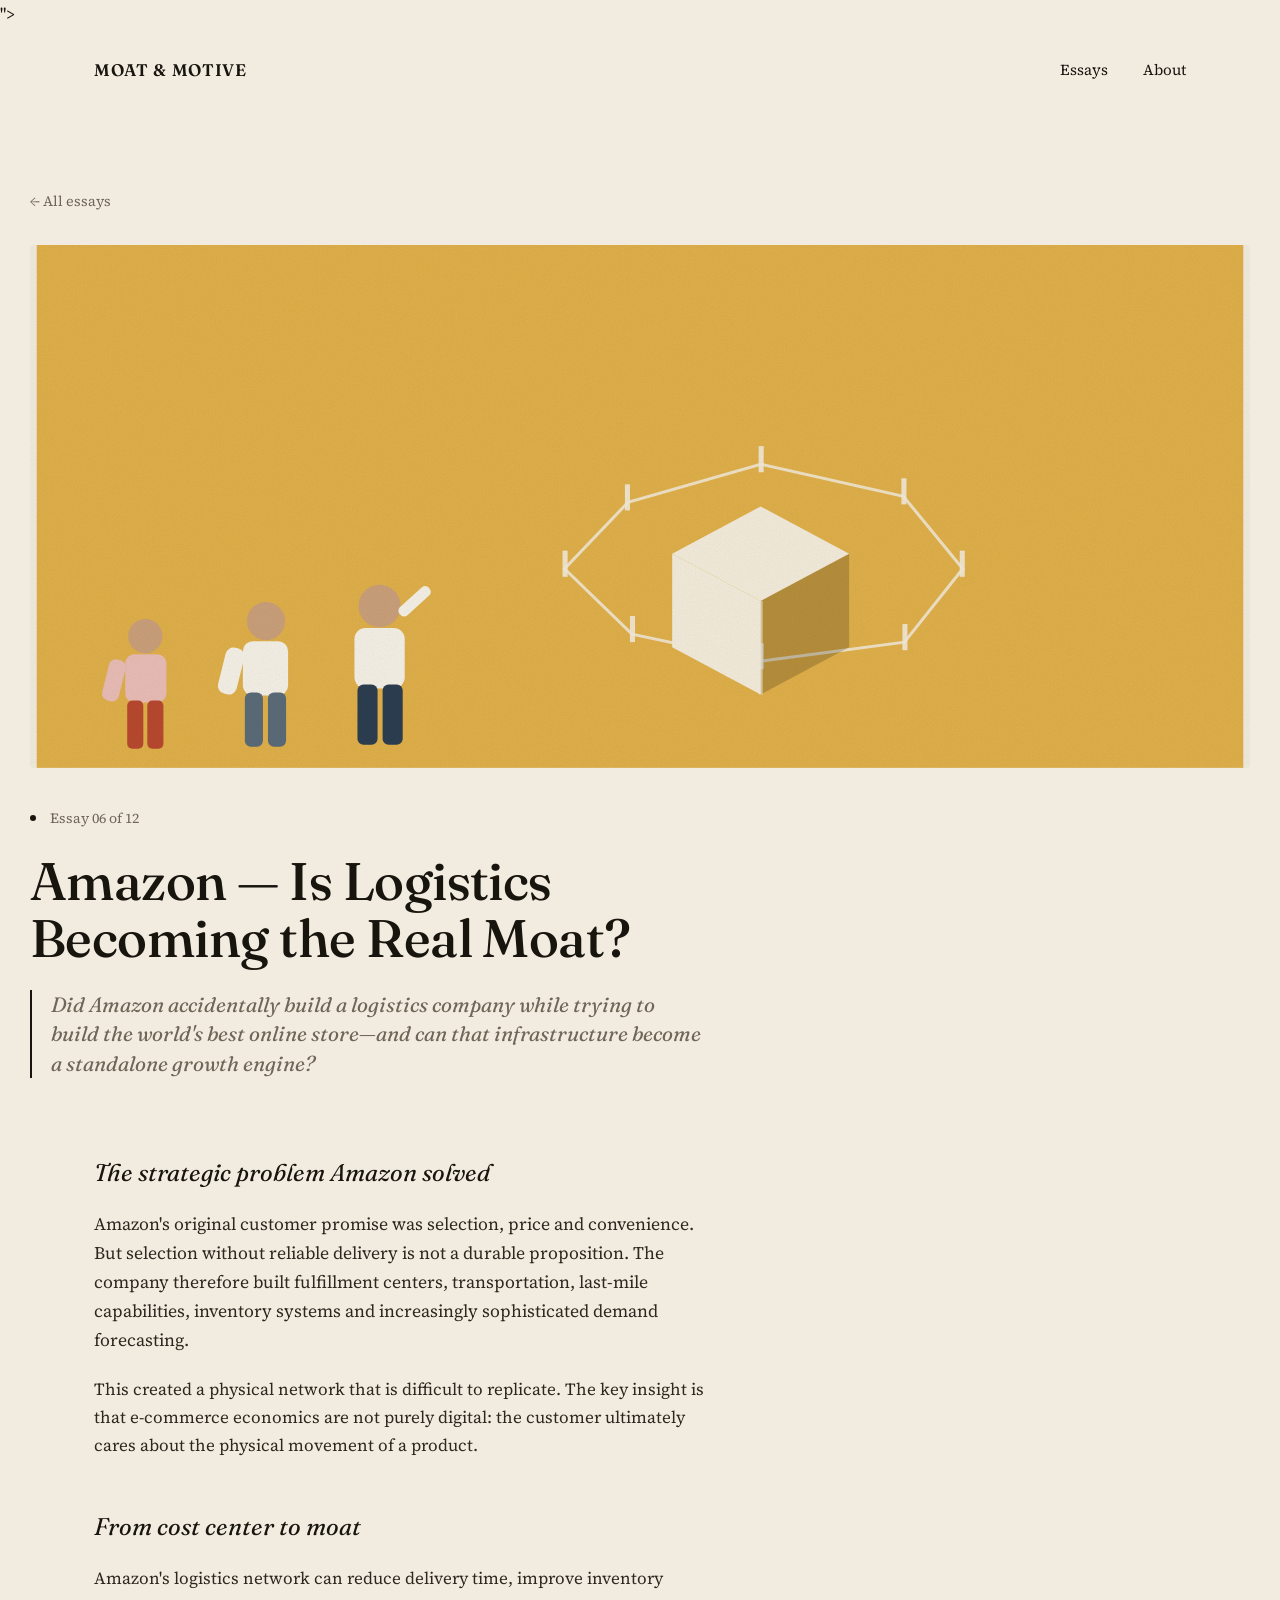
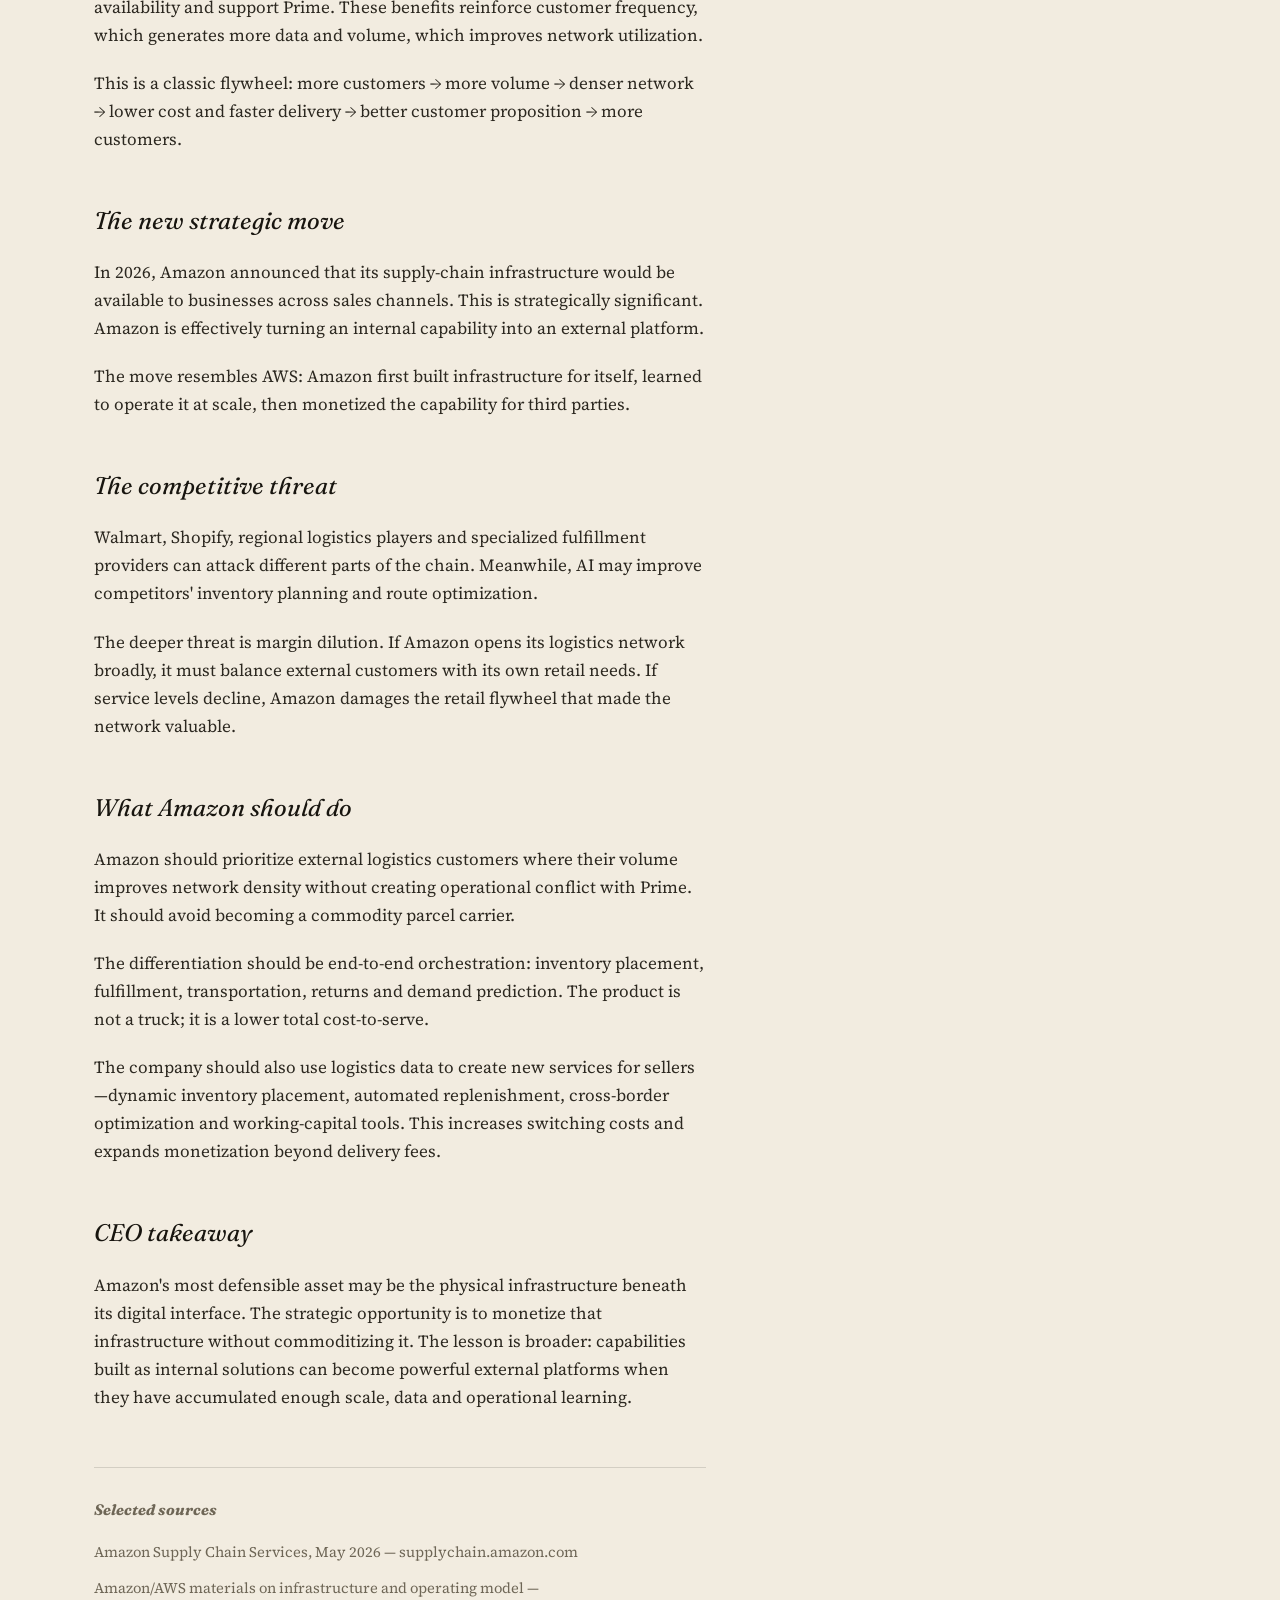
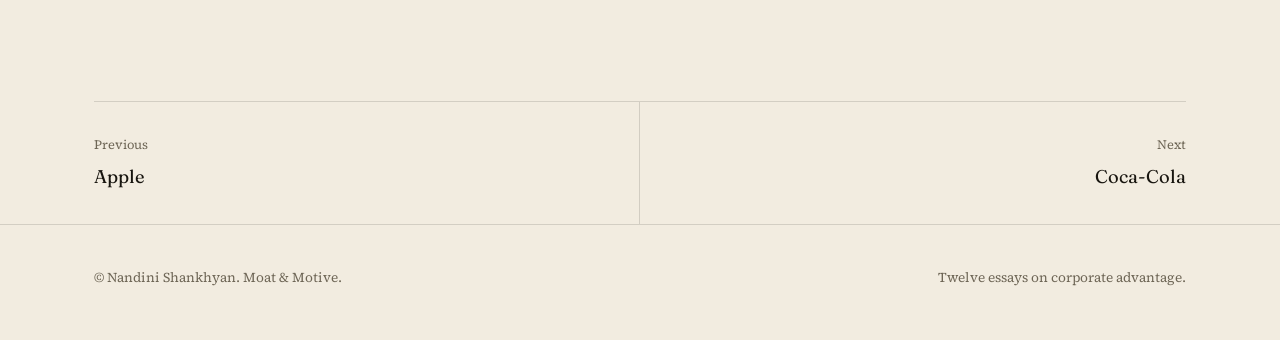
<file: articles/amazon.html>
<!DOCTYPE html>
<html lang="en">
<head>
<meta charset="UTF-8">
<meta name="viewport" content="width=device-width, initial-scale=1.0">
<title>Amazon — Is Logistics Becoming the Real Moat? | Moat & Motive</title>
<meta name="description" content="Did Amazon accidentally build a logistics company while trying to build the world's best online store—and can that infrastructure become a standalone growth engine?">
<link rel="icon" href="data:image/svg+xml,<svg xmlns="http://www.w3.org/2000/svg" viewBox="0 0 32 32"><rect width="32" height="32" fill="%23f2ece0"/><circle cx="16" cy="16" r="11" fill="none" stroke="%2318150f" stroke-width="1.6"/><circle cx="16" cy="16" r="5.5" fill="none" stroke="%2318150f" stroke-width="1.6"/></svg>">
<link rel="preconnect" href="https://fonts.googleapis.com">
<link rel="stylesheet" href="../assets/styles.css">
</head>
<body>
<header class="masthead">
  <div class="wrap">
    <a class="mark" href="../index.html">Moat &amp; Motive</a>
    <nav>
      <a href="../index.html#essays">Essays</a>
      <a href="../index.html#about">About</a>
    </nav>
  </div>
</header>

<section class="wrap article-header">
  <a class="back-link" href="../index.html#essays">&#8592; All essays</a>
  <div class="article-cover"><svg viewBox="0 0 1200 520" xmlns="http://www.w3.org/2000/svg" role="img" aria-label="Illustration for Amazon"><defs><filter id="grainamazon" x="-20%" y="-20%" width="140%" height="140%">
  <feTurbulence type="fractalNoise" baseFrequency="0.85" numOctaves="2" seed="45" result="noise"/>
  <feColorMatrix in="noise" type="matrix" values="0 0 0 0 0  0 0 0 0 0  0 0 0 0 0  0 0 0 0.06 0"/>
</filter></defs><rect width="1200" height="520" fill="#e0b04a"/><path d="M921 322 L863 395 L720 414 L592 387 L525 322 L588 256 L720 218 L862 250 Z" fill="none" stroke="#f4ecdb" stroke-width="3" opacity="0.85"/><rect x="918" y="304" width="5" height="26" fill="#f4ecdb" opacity="0.9"/><rect x="861" y="377" width="5" height="26" fill="#f4ecdb" opacity="0.9"/><rect x="718" y="396" width="5" height="26" fill="#f4ecdb" opacity="0.9"/><rect x="590" y="369" width="5" height="26" fill="#f4ecdb" opacity="0.9"/><rect x="523" y="304" width="5" height="26" fill="#f4ecdb" opacity="0.9"/><rect x="585" y="238" width="5" height="26" fill="#f4ecdb" opacity="0.9"/><rect x="718" y="200" width="5" height="26" fill="#f4ecdb" opacity="0.9"/><rect x="860" y="232" width="5" height="26" fill="#f4ecdb" opacity="0.9"/><polygon points="632,307 720,260 808,307 720,354" fill="#f4ecdb"/><polygon points="632,307 720,354 720,447 632,400" fill="#f4ecdb"/><polygon points="808,307 720,354 720,447 808,400" fill="#00000030"/><line x1="720" y1="354" x2="720" y2="447" stroke="#f4ecdb" stroke-width="4" opacity="0.6"/><circle cx="108" cy="389" r="17" fill="#caa07a"/><rect x="88" y="407" width="41" height="48" rx="9" fill="#e9bdb6"/><rect x="90" y="453" width="16" height="48" rx="5" fill="#b8492f"/><rect x="110" y="453" width="16" height="48" rx="5" fill="#b8492f"/><rect x="71" y="412" width="17" height="42" rx="7" fill="#e9bdb6" transform="rotate(14 78 422)"/><circle cx="228" cy="374" r="19" fill="#caa07a"/><rect x="205" y="394" width="45" height="54" rx="10" fill="#f6f1e6"/><rect x="207" y="445" width="18" height="54" rx="6" fill="#5b6b78"/><rect x="230" y="445" width="18" height="54" rx="6" fill="#5b6b78"/><rect x="187" y="400" width="19" height="47" rx="8" fill="#f6f1e6" transform="rotate(14 194 411)"/><circle cx="341" cy="359" r="21" fill="#caa07a"/><rect x="316" y="381" width="50" height="60" rx="11" fill="#f6f1e6"/><rect x="319" y="437" width="20" height="60" rx="6" fill="#2c3e50"/><rect x="344" y="437" width="20" height="60" rx="6" fill="#2c3e50"/><rect x="361" y="362" width="39" height="11" rx="5" fill="#f6f1e6" transform="rotate(-42 361 367)"/><rect width="1200" height="520" filter="url(#grainamazon)"/></svg></div>
  <div class="eyebrow-row"><span class="dot"></span> Essay 06 of 12</div>
  <h1>Amazon — Is Logistics Becoming the Real Moat?</h1>
  <p class="deck">Did Amazon accidentally build a logistics company while trying to build the world's best online store—and can that infrastructure become a standalone growth engine?</p>
</section>

<section class="wrap article-body">
  <div class="col">
      <h2>The strategic problem Amazon solved</h2>
      <p>Amazon's original customer promise was selection, price and convenience. But selection without reliable delivery is not a durable proposition. The company therefore built fulfillment centers, transportation, last-mile capabilities, inventory systems and increasingly sophisticated demand forecasting.</p>
      <p>This created a physical network that is difficult to replicate. The key insight is that e-commerce economics are not purely digital: the customer ultimately cares about the physical movement of a product.</p>
      <h2>From cost center to moat</h2>
      <p>Amazon's logistics network can reduce delivery time, improve inventory availability and support Prime. These benefits reinforce customer frequency, which generates more data and volume, which improves network utilization.</p>
      <p>This is a classic flywheel: more customers → more volume → denser network → lower cost and faster delivery → better customer proposition → more customers.</p>
      <h2>The new strategic move</h2>
      <p>In 2026, Amazon announced that its supply-chain infrastructure would be available to businesses across sales channels. This is strategically significant. Amazon is effectively turning an internal capability into an external platform.</p>
      <p>The move resembles AWS: Amazon first built infrastructure for itself, learned to operate it at scale, then monetized the capability for third parties.</p>
      <h2>The competitive threat</h2>
      <p>Walmart, Shopify, regional logistics players and specialized fulfillment providers can attack different parts of the chain. Meanwhile, AI may improve competitors' inventory planning and route optimization.</p>
      <p>The deeper threat is margin dilution. If Amazon opens its logistics network broadly, it must balance external customers with its own retail needs. If service levels decline, Amazon damages the retail flywheel that made the network valuable.</p>
      <h2>What Amazon should do</h2>
      <p>Amazon should prioritize external logistics customers where their volume improves network density without creating operational conflict with Prime. It should avoid becoming a commodity parcel carrier.</p>
      <p>The differentiation should be end-to-end orchestration: inventory placement, fulfillment, transportation, returns and demand prediction. The product is not a truck; it is a lower total cost-to-serve.</p>
      <p>The company should also use logistics data to create new services for sellers—dynamic inventory placement, automated replenishment, cross-border optimization and working-capital tools. This increases switching costs and expands monetization beyond delivery fees.</p>
      <h2>CEO takeaway</h2>
      <p>Amazon's most defensible asset may be the physical infrastructure beneath its digital interface. The strategic opportunity is to monetize that infrastructure without commoditizing it. The lesson is broader: capabilities built as internal solutions can become powerful external platforms when they have accumulated enough scale, data and operational learning.</p>
    <div class="sources">
      <h3>Selected sources</h3>
      <ul>
        <li>Amazon Supply Chain Services, May 2026 — supplychain.amazon.com</li>
        <li>Amazon/AWS materials on infrastructure and operating model —</li>
      </ul>
    </div>
  </div>
</section>

<section class="wrap">
  <div class="pager">
    <a class="prev" href="apple.html">
      <span class="label">Previous</span>
      <span class="title">Apple</span>
    </a>
    <a class="next" href="coca-cola.html">
      <span class="label">Next</span>
      <span class="title">Coca-Cola</span>
    </a>
  </div>
</section>

<footer>
  <div class="wrap">
    <span>&copy; Nandini Shankhyan. Moat & Motive.</span>
    <span>Twelve essays on corporate advantage.</span>
  </div>
</footer>
</body>
</html>
</file>
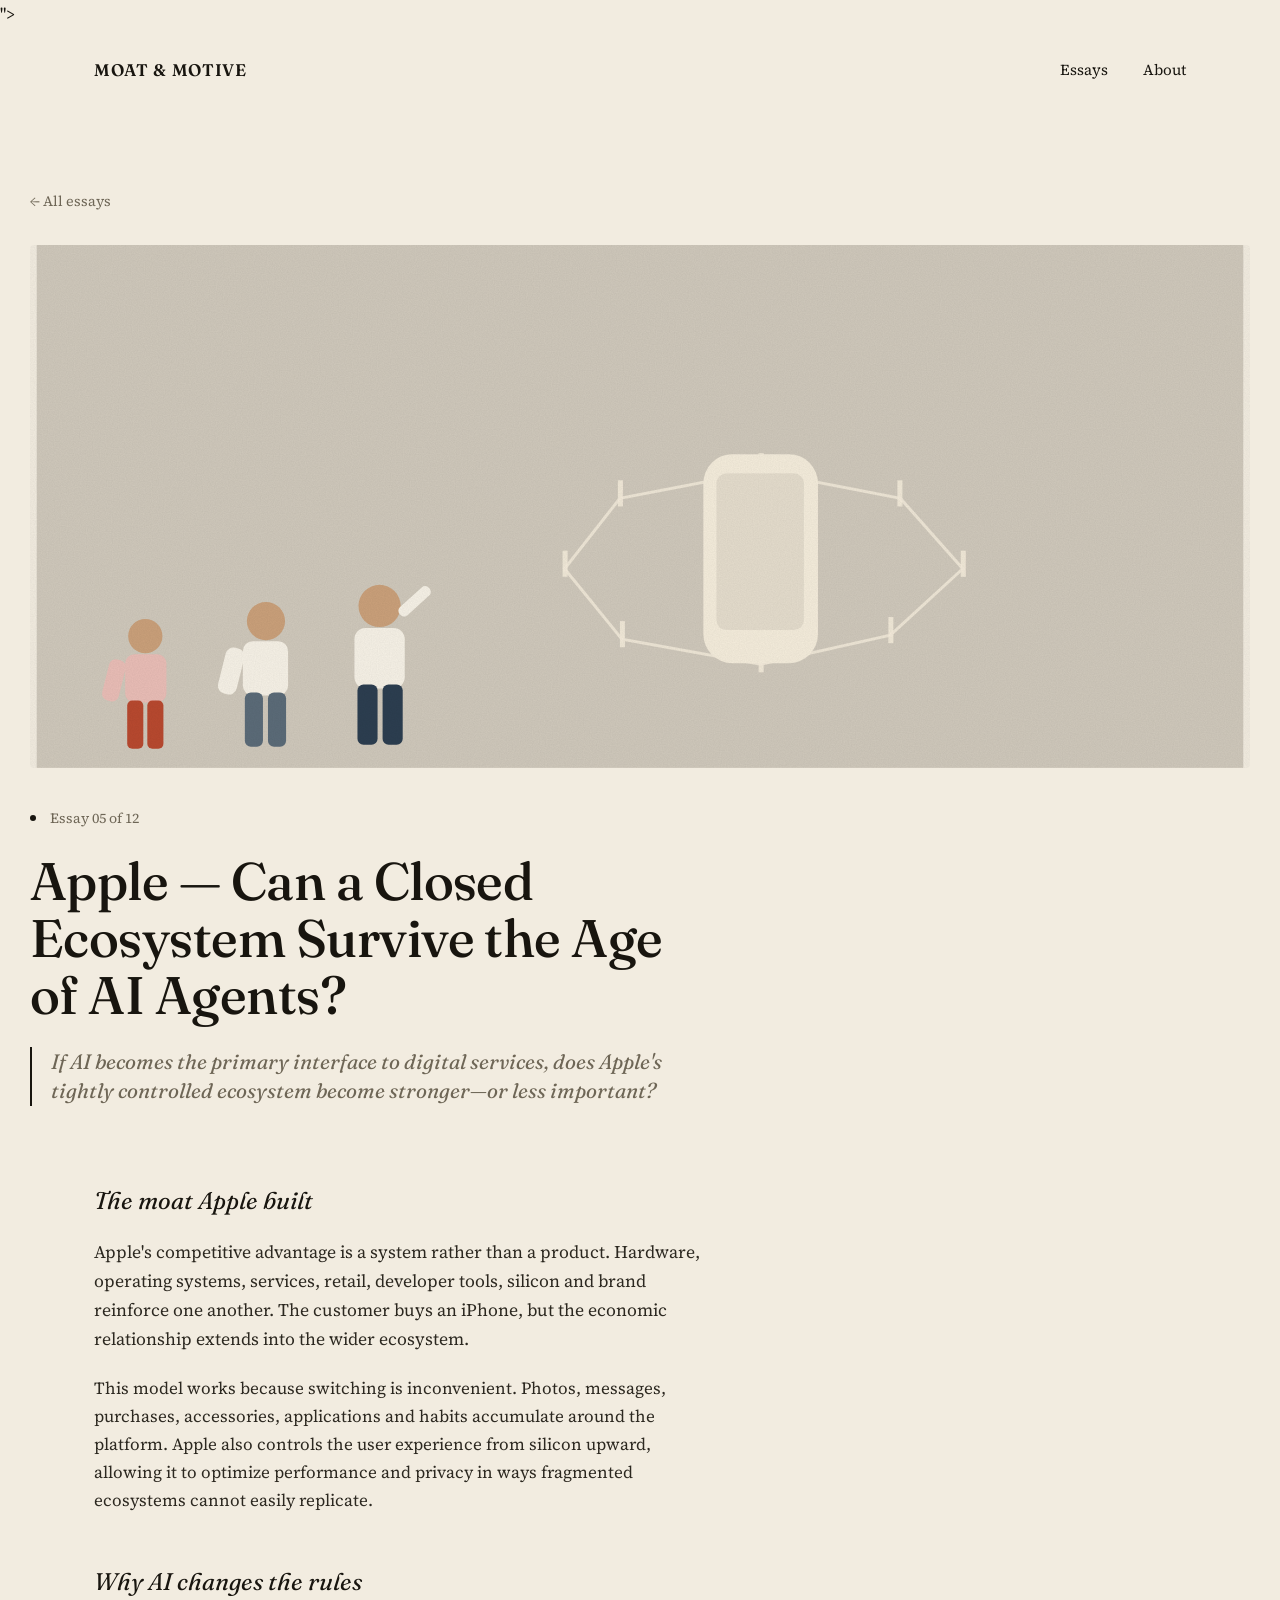
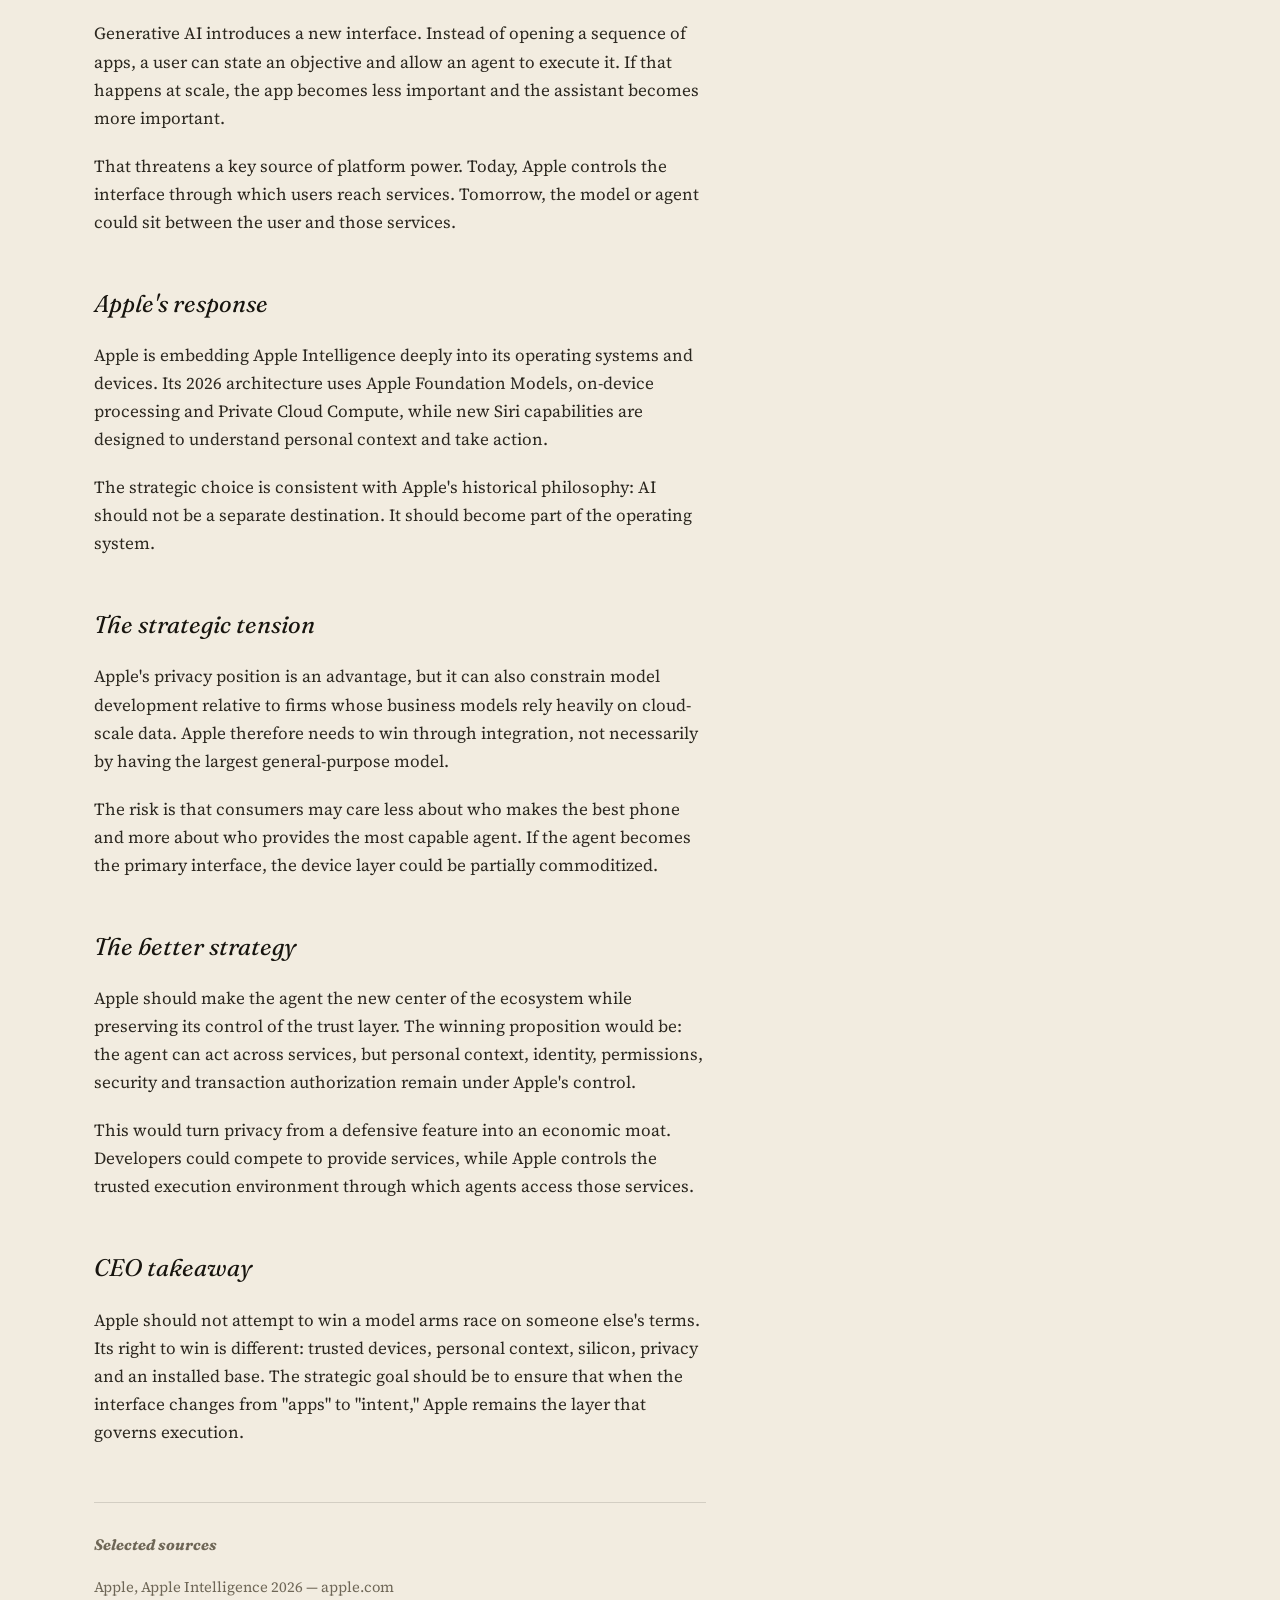
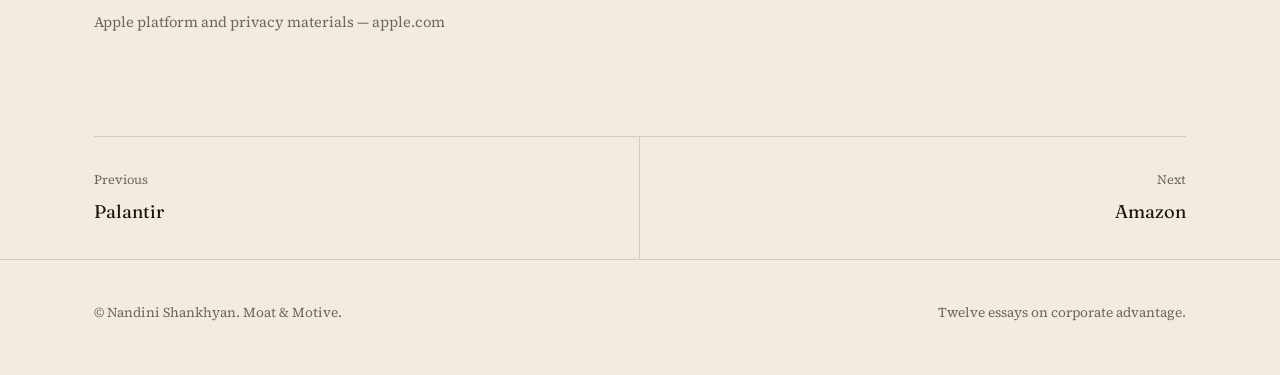
<file: articles/apple.html>
<!DOCTYPE html>
<html lang="en">
<head>
<meta charset="UTF-8">
<meta name="viewport" content="width=device-width, initial-scale=1.0">
<title>Apple — Can a Closed Ecosystem Survive the Age of AI Agents? | Moat & Motive</title>
<meta name="description" content="If AI becomes the primary interface to digital services, does Apple's tightly controlled ecosystem become stronger—or less important?">
<link rel="icon" href="data:image/svg+xml,<svg xmlns="http://www.w3.org/2000/svg" viewBox="0 0 32 32"><rect width="32" height="32" fill="%23f2ece0"/><circle cx="16" cy="16" r="11" fill="none" stroke="%2318150f" stroke-width="1.6"/><circle cx="16" cy="16" r="5.5" fill="none" stroke="%2318150f" stroke-width="1.6"/></svg>">
<link rel="preconnect" href="https://fonts.googleapis.com">
<link rel="stylesheet" href="../assets/styles.css">
</head>
<body>
<header class="masthead">
  <div class="wrap">
    <a class="mark" href="../index.html">Moat &amp; Motive</a>
    <nav>
      <a href="../index.html#essays">Essays</a>
      <a href="../index.html#about">About</a>
    </nav>
  </div>
</header>

<section class="wrap article-header">
  <a class="back-link" href="../index.html#essays">&#8592; All essays</a>
  <div class="article-cover"><svg viewBox="0 0 1200 520" xmlns="http://www.w3.org/2000/svg" role="img" aria-label="Illustration for Apple"><defs><filter id="grainapple" x="-20%" y="-20%" width="140%" height="140%">
  <feTurbulence type="fractalNoise" baseFrequency="0.85" numOctaves="2" seed="38" result="noise"/>
  <feColorMatrix in="noise" type="matrix" values="0 0 0 0 0  0 0 0 0 0  0 0 0 0 0  0 0 0 0.06 0"/>
</filter></defs><rect width="1200" height="520" fill="#cfc8bb"/><path d="M921 322 L849 388 L720 417 L582 392 L525 322 L580 252 L720 225 L859 252 Z" fill="none" stroke="#f4ecdb" stroke-width="3" opacity="0.85"/><rect x="919" y="304" width="5" height="26" fill="#f4ecdb" opacity="0.9"/><rect x="847" y="370" width="5" height="26" fill="#f4ecdb" opacity="0.9"/><rect x="718" y="399" width="5" height="26" fill="#f4ecdb" opacity="0.9"/><rect x="580" y="374" width="5" height="26" fill="#f4ecdb" opacity="0.9"/><rect x="523" y="304" width="5" height="26" fill="#f4ecdb" opacity="0.9"/><rect x="578" y="234" width="5" height="26" fill="#f4ecdb" opacity="0.9"/><rect x="718" y="207" width="5" height="26" fill="#f4ecdb" opacity="0.9"/><rect x="856" y="234" width="5" height="26" fill="#f4ecdb" opacity="0.9"/><rect x="663" y="208" width="114" height="208" rx="29" fill="#f4ecdb"/><rect x="676" y="227" width="87" height="156" rx="10" fill="#00000030" opacity="0.35"/><circle cx="720" cy="397" r="10" fill="#f4ecdb"/><circle cx="108" cy="389" r="17" fill="#caa07a"/><rect x="88" y="407" width="41" height="48" rx="9" fill="#e9bdb6"/><rect x="90" y="453" width="16" height="48" rx="5" fill="#b8492f"/><rect x="110" y="453" width="16" height="48" rx="5" fill="#b8492f"/><rect x="71" y="412" width="17" height="42" rx="7" fill="#e9bdb6" transform="rotate(14 78 422)"/><circle cx="228" cy="374" r="19" fill="#caa07a"/><rect x="205" y="394" width="45" height="54" rx="10" fill="#f6f1e6"/><rect x="207" y="445" width="18" height="54" rx="6" fill="#5b6b78"/><rect x="230" y="445" width="18" height="54" rx="6" fill="#5b6b78"/><rect x="187" y="400" width="19" height="47" rx="8" fill="#f6f1e6" transform="rotate(14 194 411)"/><circle cx="341" cy="359" r="21" fill="#caa07a"/><rect x="316" y="381" width="50" height="60" rx="11" fill="#f6f1e6"/><rect x="319" y="437" width="20" height="60" rx="6" fill="#2c3e50"/><rect x="344" y="437" width="20" height="60" rx="6" fill="#2c3e50"/><rect x="361" y="362" width="39" height="11" rx="5" fill="#f6f1e6" transform="rotate(-42 361 367)"/><rect width="1200" height="520" filter="url(#grainapple)"/></svg></div>
  <div class="eyebrow-row"><span class="dot"></span> Essay 05 of 12</div>
  <h1>Apple — Can a Closed Ecosystem Survive the Age of AI Agents?</h1>
  <p class="deck">If AI becomes the primary interface to digital services, does Apple's tightly controlled ecosystem become stronger—or less important?</p>
</section>

<section class="wrap article-body">
  <div class="col">
      <h2>The moat Apple built</h2>
      <p>Apple's competitive advantage is a system rather than a product. Hardware, operating systems, services, retail, developer tools, silicon and brand reinforce one another. The customer buys an iPhone, but the economic relationship extends into the wider ecosystem.</p>
      <p>This model works because switching is inconvenient. Photos, messages, purchases, accessories, applications and habits accumulate around the platform. Apple also controls the user experience from silicon upward, allowing it to optimize performance and privacy in ways fragmented ecosystems cannot easily replicate.</p>
      <h2>Why AI changes the rules</h2>
      <p>Generative AI introduces a new interface. Instead of opening a sequence of apps, a user can state an objective and allow an agent to execute it. If that happens at scale, the app becomes less important and the assistant becomes more important.</p>
      <p>That threatens a key source of platform power. Today, Apple controls the interface through which users reach services. Tomorrow, the model or agent could sit between the user and those services.</p>
      <h2>Apple's response</h2>
      <p>Apple is embedding Apple Intelligence deeply into its operating systems and devices. Its 2026 architecture uses Apple Foundation Models, on-device processing and Private Cloud Compute, while new Siri capabilities are designed to understand personal context and take action.</p>
      <p>The strategic choice is consistent with Apple's historical philosophy: AI should not be a separate destination. It should become part of the operating system.</p>
      <h2>The strategic tension</h2>
      <p>Apple's privacy position is an advantage, but it can also constrain model development relative to firms whose business models rely heavily on cloud-scale data. Apple therefore needs to win through integration, not necessarily by having the largest general-purpose model.</p>
      <p>The risk is that consumers may care less about who makes the best phone and more about who provides the most capable agent. If the agent becomes the primary interface, the device layer could be partially commoditized.</p>
      <h2>The better strategy</h2>
      <p>Apple should make the agent the new center of the ecosystem while preserving its control of the trust layer. The winning proposition would be: the agent can act across services, but personal context, identity, permissions, security and transaction authorization remain under Apple's control.</p>
      <p>This would turn privacy from a defensive feature into an economic moat. Developers could compete to provide services, while Apple controls the trusted execution environment through which agents access those services.</p>
      <h2>CEO takeaway</h2>
      <p>Apple should not attempt to win a model arms race on someone else's terms. Its right to win is different: trusted devices, personal context, silicon, privacy and an installed base. The strategic goal should be to ensure that when the interface changes from "apps" to "intent," Apple remains the layer that governs execution.</p>
    <div class="sources">
      <h3>Selected sources</h3>
      <ul>
        <li>Apple, Apple Intelligence 2026 — apple.com</li>
        <li>Apple platform and privacy materials — apple.com</li>
      </ul>
    </div>
  </div>
</section>

<section class="wrap">
  <div class="pager">
    <a class="prev" href="palantir.html">
      <span class="label">Previous</span>
      <span class="title">Palantir</span>
    </a>
    <a class="next" href="amazon.html">
      <span class="label">Next</span>
      <span class="title">Amazon</span>
    </a>
  </div>
</section>

<footer>
  <div class="wrap">
    <span>&copy; Nandini Shankhyan. Moat & Motive.</span>
    <span>Twelve essays on corporate advantage.</span>
  </div>
</footer>
</body>
</html>
</file>
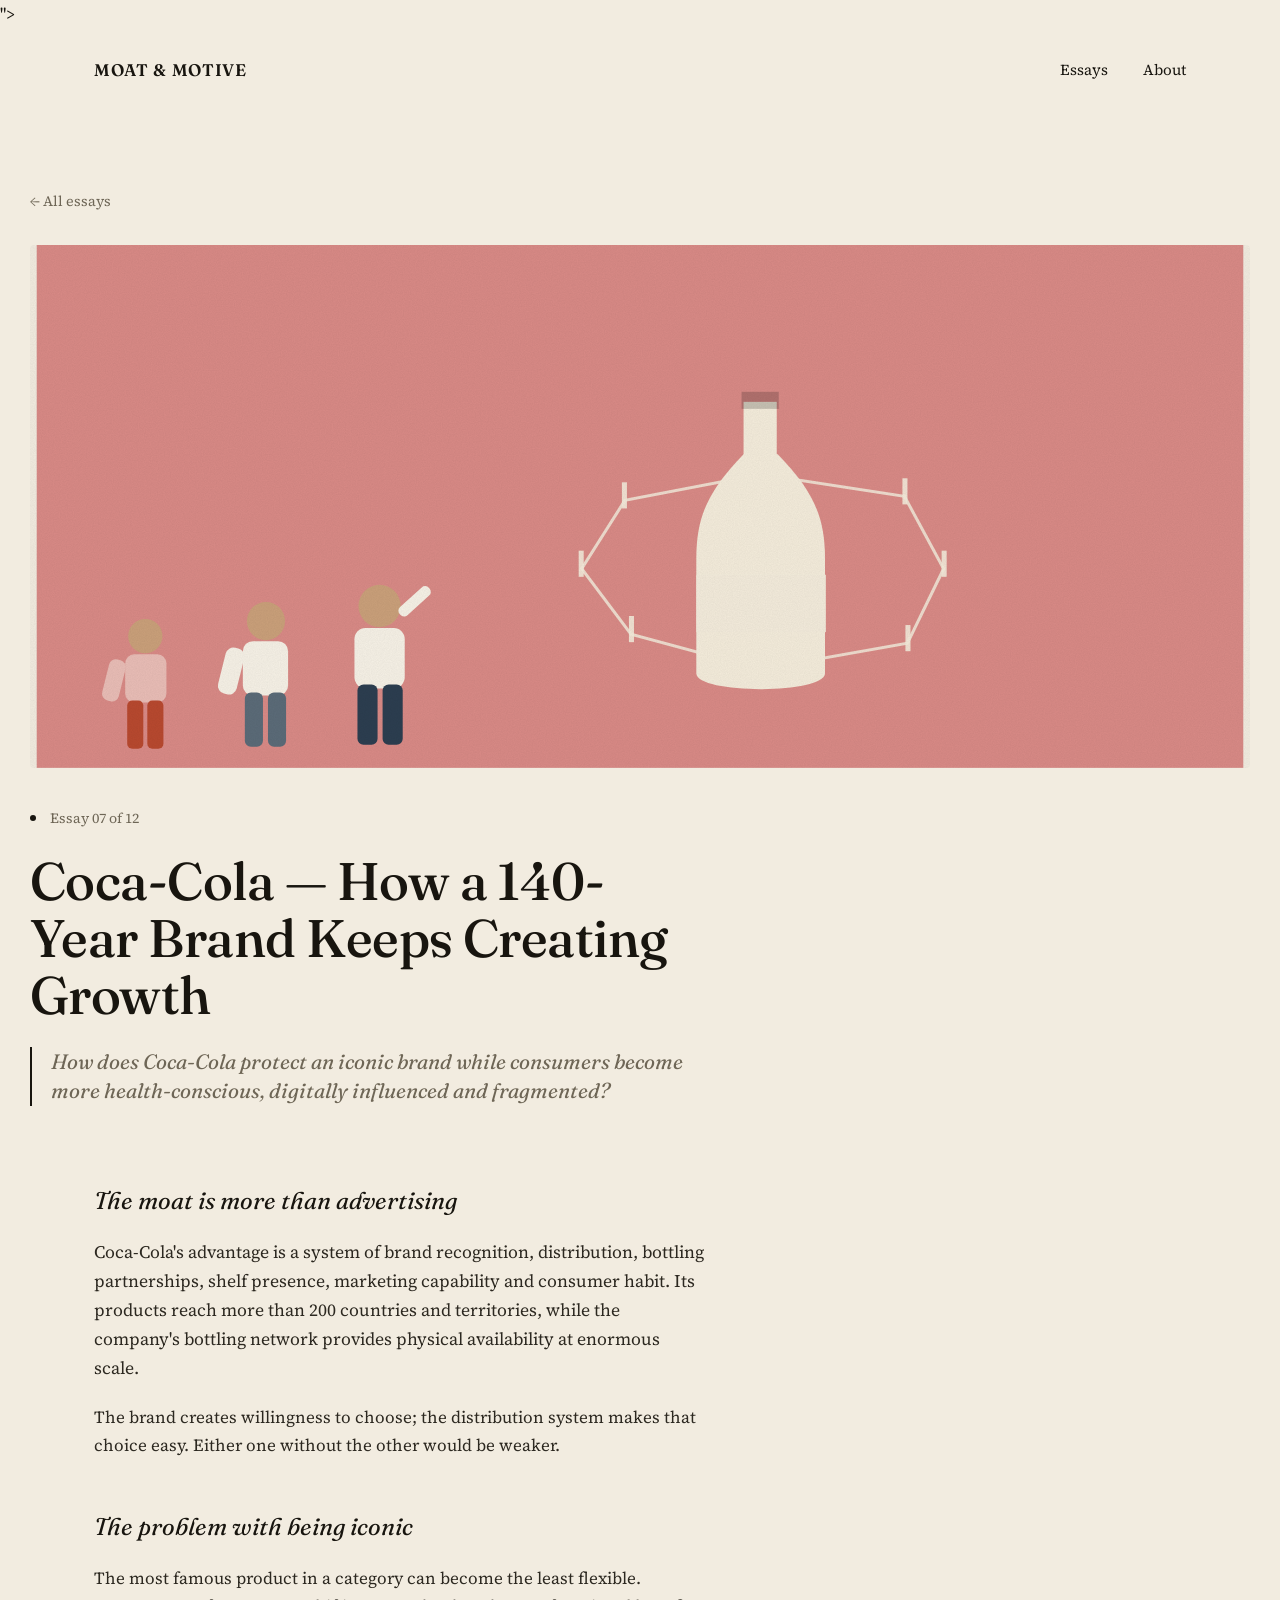
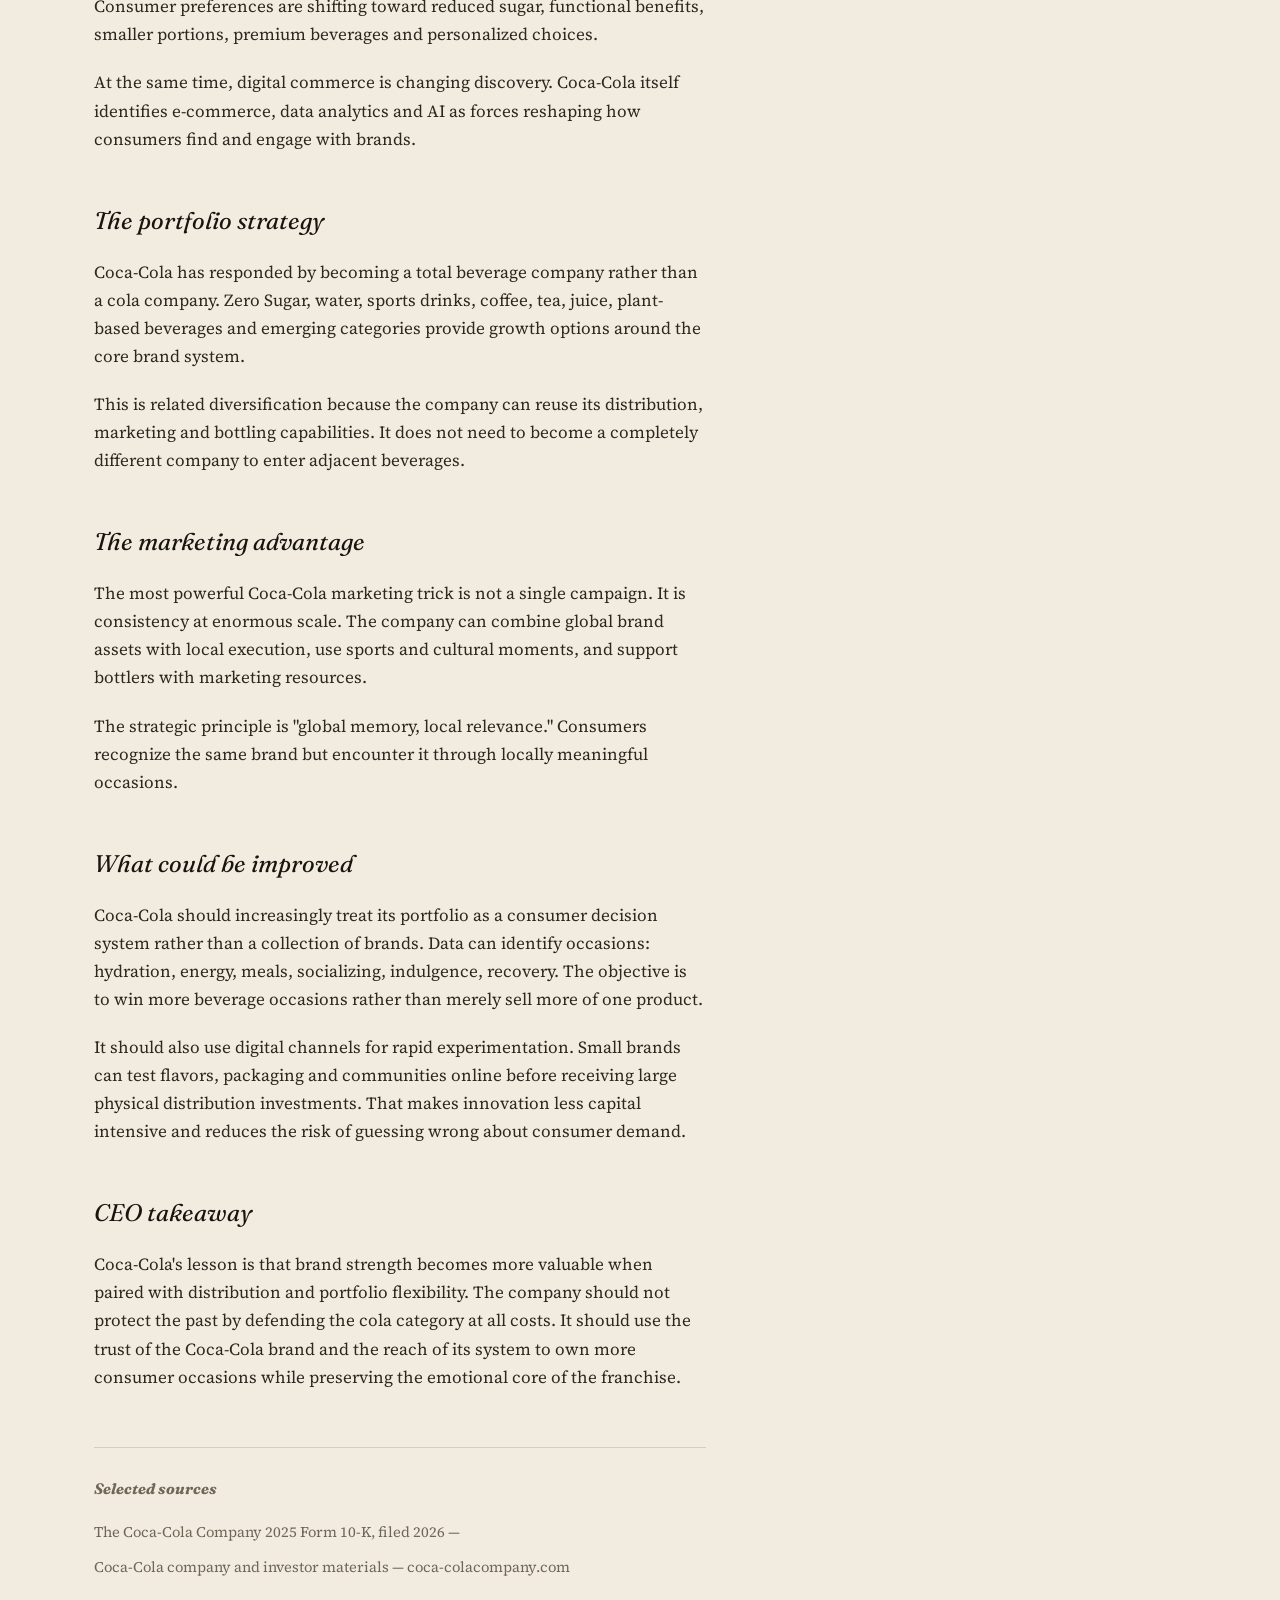
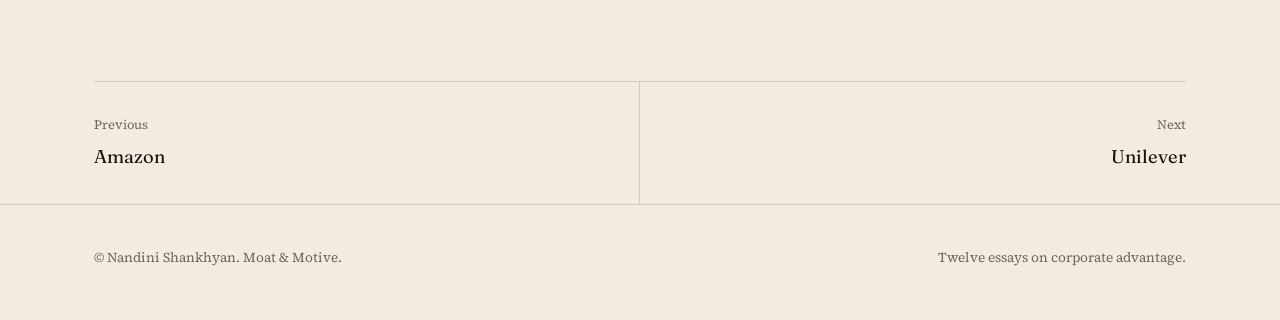
<file: articles/coca-cola.html>
<!DOCTYPE html>
<html lang="en">
<head>
<meta charset="UTF-8">
<meta name="viewport" content="width=device-width, initial-scale=1.0">
<title>Coca-Cola — How a 140-Year Brand Keeps Creating Growth | Moat & Motive</title>
<meta name="description" content="How does Coca-Cola protect an iconic brand while consumers become more health-conscious, digitally influenced and fragmented?">
<link rel="icon" href="data:image/svg+xml,<svg xmlns="http://www.w3.org/2000/svg" viewBox="0 0 32 32"><rect width="32" height="32" fill="%23f2ece0"/><circle cx="16" cy="16" r="11" fill="none" stroke="%2318150f" stroke-width="1.6"/><circle cx="16" cy="16" r="5.5" fill="none" stroke="%2318150f" stroke-width="1.6"/></svg>">
<link rel="preconnect" href="https://fonts.googleapis.com">
<link rel="stylesheet" href="../assets/styles.css">
</head>
<body>
<header class="masthead">
  <div class="wrap">
    <a class="mark" href="../index.html">Moat &amp; Motive</a>
    <nav>
      <a href="../index.html#essays">Essays</a>
      <a href="../index.html#about">About</a>
    </nav>
  </div>
</header>

<section class="wrap article-header">
  <a class="back-link" href="../index.html#essays">&#8592; All essays</a>
  <div class="article-cover"><svg viewBox="0 0 1200 520" xmlns="http://www.w3.org/2000/svg" role="img" aria-label="Illustration for Coca-Cola"><defs><filter id="graincoca-cola" x="-20%" y="-20%" width="140%" height="140%">
  <feTurbulence type="fractalNoise" baseFrequency="0.85" numOctaves="2" seed="52" result="noise"/>
  <feColorMatrix in="noise" type="matrix" values="0 0 0 0 0  0 0 0 0 0  0 0 0 0 0  0 0 0 0.06 0"/>
</filter></defs><rect width="1200" height="520" fill="#d98a86"/><path d="M902 322 L866 396 L720 422 L591 387 L542 322 L585 254 L720 228 L863 250 Z" fill="none" stroke="#f4ecdb" stroke-width="3" opacity="0.85"/><rect x="900" y="304" width="5" height="26" fill="#f4ecdb" opacity="0.9"/><rect x="864" y="378" width="5" height="26" fill="#f4ecdb" opacity="0.9"/><rect x="718" y="404" width="5" height="26" fill="#f4ecdb" opacity="0.9"/><rect x="589" y="369" width="5" height="26" fill="#f4ecdb" opacity="0.9"/><rect x="539" y="304" width="5" height="26" fill="#f4ecdb" opacity="0.9"/><rect x="582" y="236" width="5" height="26" fill="#f4ecdb" opacity="0.9"/><rect x="718" y="210" width="5" height="26" fill="#f4ecdb" opacity="0.9"/><rect x="861" y="232" width="5" height="26" fill="#f4ecdb" opacity="0.9"/><path d="M703 208 C668 244 656 270 656 312 L656 426 C656 447 784 447 784 426 L784 312 C784 270 772 244 737 208 Z" fill="#f4ecdb"/><rect x="703" y="156" width="33" height="57" fill="#f4ecdb"/><rect x="701" y="146" width="37" height="17" fill="#00000030"/><rect x="656" y="328" width="129" height="57" fill="#f4ecdb" opacity="0.85"/><circle cx="108" cy="389" r="17" fill="#caa07a"/><rect x="88" y="407" width="41" height="48" rx="9" fill="#e9bdb6"/><rect x="90" y="453" width="16" height="48" rx="5" fill="#b8492f"/><rect x="110" y="453" width="16" height="48" rx="5" fill="#b8492f"/><rect x="71" y="412" width="17" height="42" rx="7" fill="#e9bdb6" transform="rotate(14 78 422)"/><circle cx="228" cy="374" r="19" fill="#caa07a"/><rect x="205" y="394" width="45" height="54" rx="10" fill="#f6f1e6"/><rect x="207" y="445" width="18" height="54" rx="6" fill="#5b6b78"/><rect x="230" y="445" width="18" height="54" rx="6" fill="#5b6b78"/><rect x="187" y="400" width="19" height="47" rx="8" fill="#f6f1e6" transform="rotate(14 194 411)"/><circle cx="341" cy="359" r="21" fill="#caa07a"/><rect x="316" y="381" width="50" height="60" rx="11" fill="#f6f1e6"/><rect x="319" y="437" width="20" height="60" rx="6" fill="#2c3e50"/><rect x="344" y="437" width="20" height="60" rx="6" fill="#2c3e50"/><rect x="361" y="362" width="39" height="11" rx="5" fill="#f6f1e6" transform="rotate(-42 361 367)"/><rect width="1200" height="520" filter="url(#graincoca-cola)"/></svg></div>
  <div class="eyebrow-row"><span class="dot"></span> Essay 07 of 12</div>
  <h1>Coca-Cola — How a 140-Year Brand Keeps Creating Growth</h1>
  <p class="deck">How does Coca-Cola protect an iconic brand while consumers become more health-conscious, digitally influenced and fragmented?</p>
</section>

<section class="wrap article-body">
  <div class="col">
      <h2>The moat is more than advertising</h2>
      <p>Coca-Cola's advantage is a system of brand recognition, distribution, bottling partnerships, shelf presence, marketing capability and consumer habit. Its products reach more than 200 countries and territories, while the company's bottling network provides physical availability at enormous scale.</p>
      <p>The brand creates willingness to choose; the distribution system makes that choice easy. Either one without the other would be weaker.</p>
      <h2>The problem with being iconic</h2>
      <p>The most famous product in a category can become the least flexible. Consumer preferences are shifting toward reduced sugar, functional benefits, smaller portions, premium beverages and personalized choices.</p>
      <p>At the same time, digital commerce is changing discovery. Coca-Cola itself identifies e-commerce, data analytics and AI as forces reshaping how consumers find and engage with brands.</p>
      <h2>The portfolio strategy</h2>
      <p>Coca-Cola has responded by becoming a total beverage company rather than a cola company. Zero Sugar, water, sports drinks, coffee, tea, juice, plant-based beverages and emerging categories provide growth options around the core brand system.</p>
      <p>This is related diversification because the company can reuse its distribution, marketing and bottling capabilities. It does not need to become a completely different company to enter adjacent beverages.</p>
      <h2>The marketing advantage</h2>
      <p>The most powerful Coca-Cola marketing trick is not a single campaign. It is consistency at enormous scale. The company can combine global brand assets with local execution, use sports and cultural moments, and support bottlers with marketing resources.</p>
      <p>The strategic principle is "global memory, local relevance." Consumers recognize the same brand but encounter it through locally meaningful occasions.</p>
      <h2>What could be improved</h2>
      <p>Coca-Cola should increasingly treat its portfolio as a consumer decision system rather than a collection of brands. Data can identify occasions: hydration, energy, meals, socializing, indulgence, recovery. The objective is to win more beverage occasions rather than merely sell more of one product.</p>
      <p>It should also use digital channels for rapid experimentation. Small brands can test flavors, packaging and communities online before receiving large physical distribution investments. That makes innovation less capital intensive and reduces the risk of guessing wrong about consumer demand.</p>
      <h2>CEO takeaway</h2>
      <p>Coca-Cola's lesson is that brand strength becomes more valuable when paired with distribution and portfolio flexibility. The company should not protect the past by defending the cola category at all costs. It should use the trust of the Coca-Cola brand and the reach of its system to own more consumer occasions while preserving the emotional core of the franchise.</p>
    <div class="sources">
      <h3>Selected sources</h3>
      <ul>
        <li>The Coca-Cola Company 2025 Form 10-K, filed 2026 —</li>
        <li>Coca-Cola company and investor materials — coca-colacompany.com</li>
      </ul>
    </div>
  </div>
</section>

<section class="wrap">
  <div class="pager">
    <a class="prev" href="amazon.html">
      <span class="label">Previous</span>
      <span class="title">Amazon</span>
    </a>
    <a class="next" href="unilever.html">
      <span class="label">Next</span>
      <span class="title">Unilever</span>
    </a>
  </div>
</section>

<footer>
  <div class="wrap">
    <span>&copy; Nandini Shankhyan. Moat & Motive.</span>
    <span>Twelve essays on corporate advantage.</span>
  </div>
</footer>
</body>
</html>
</file>
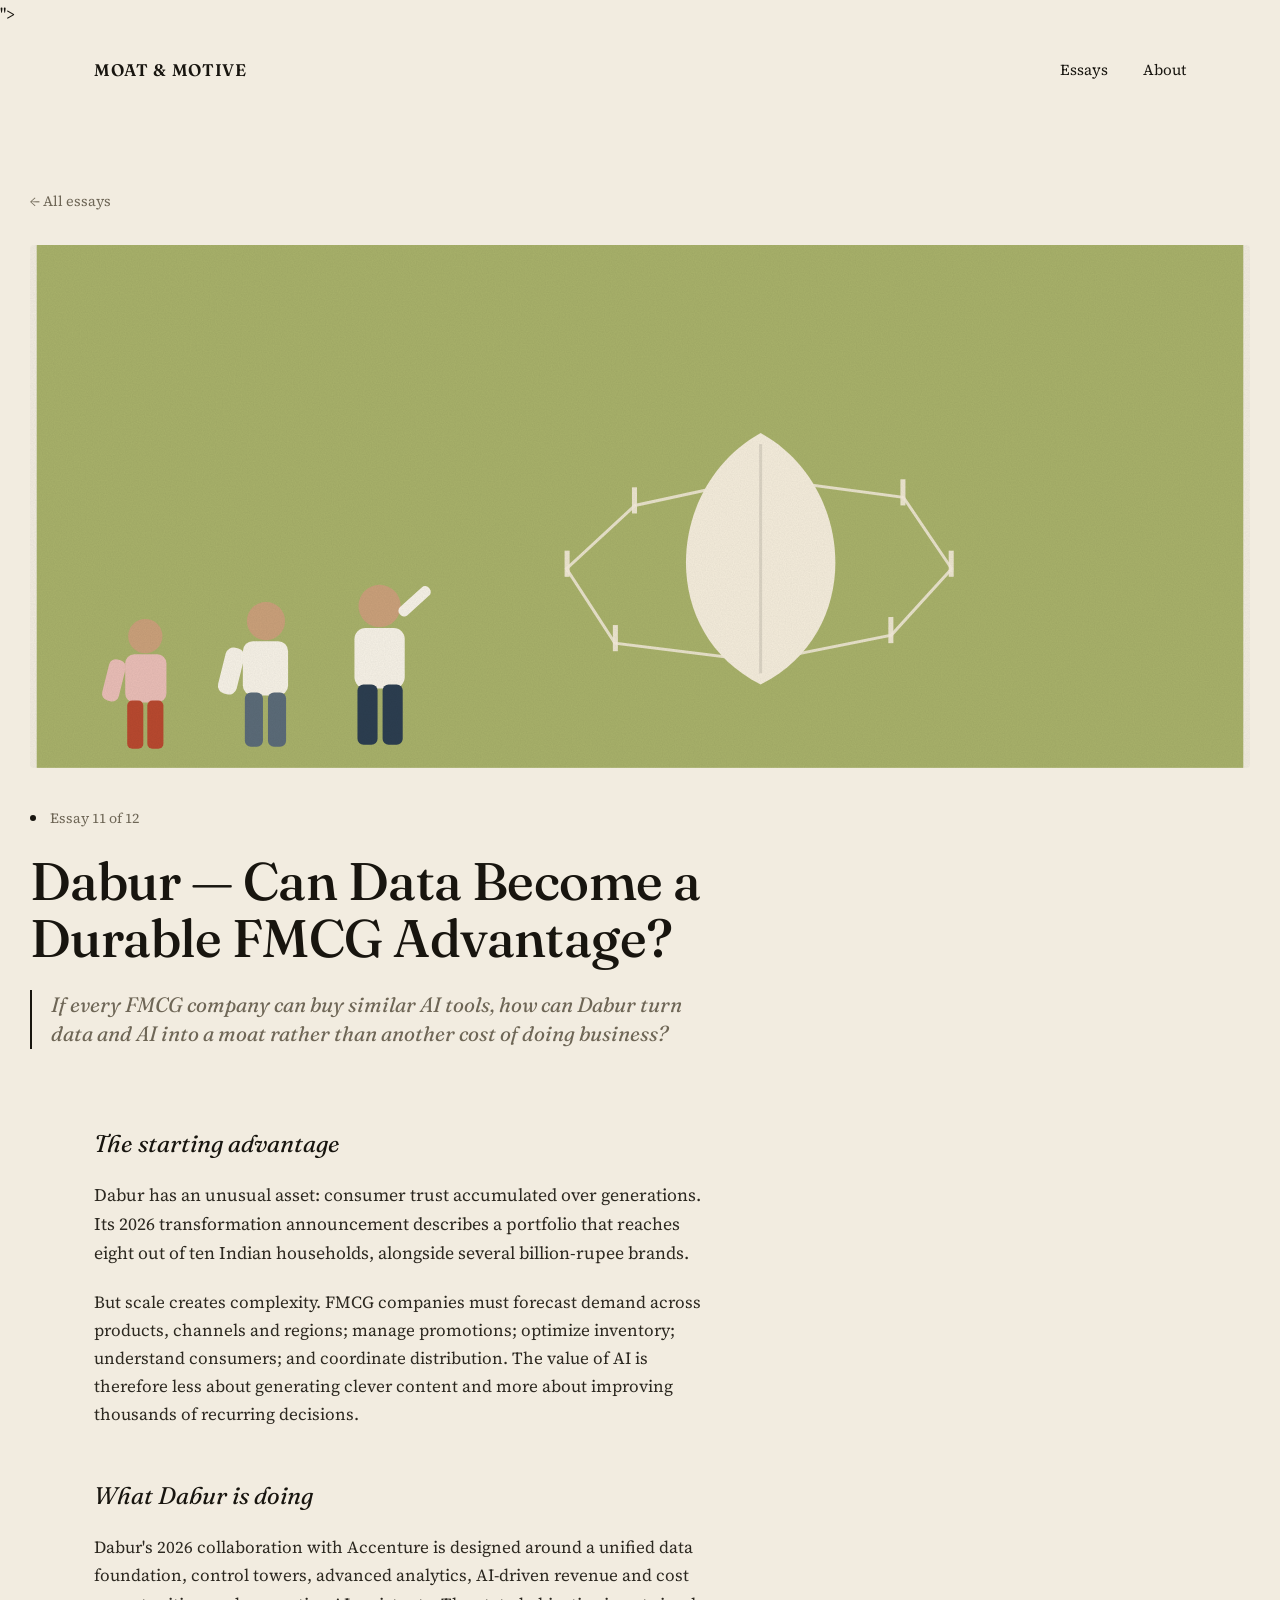
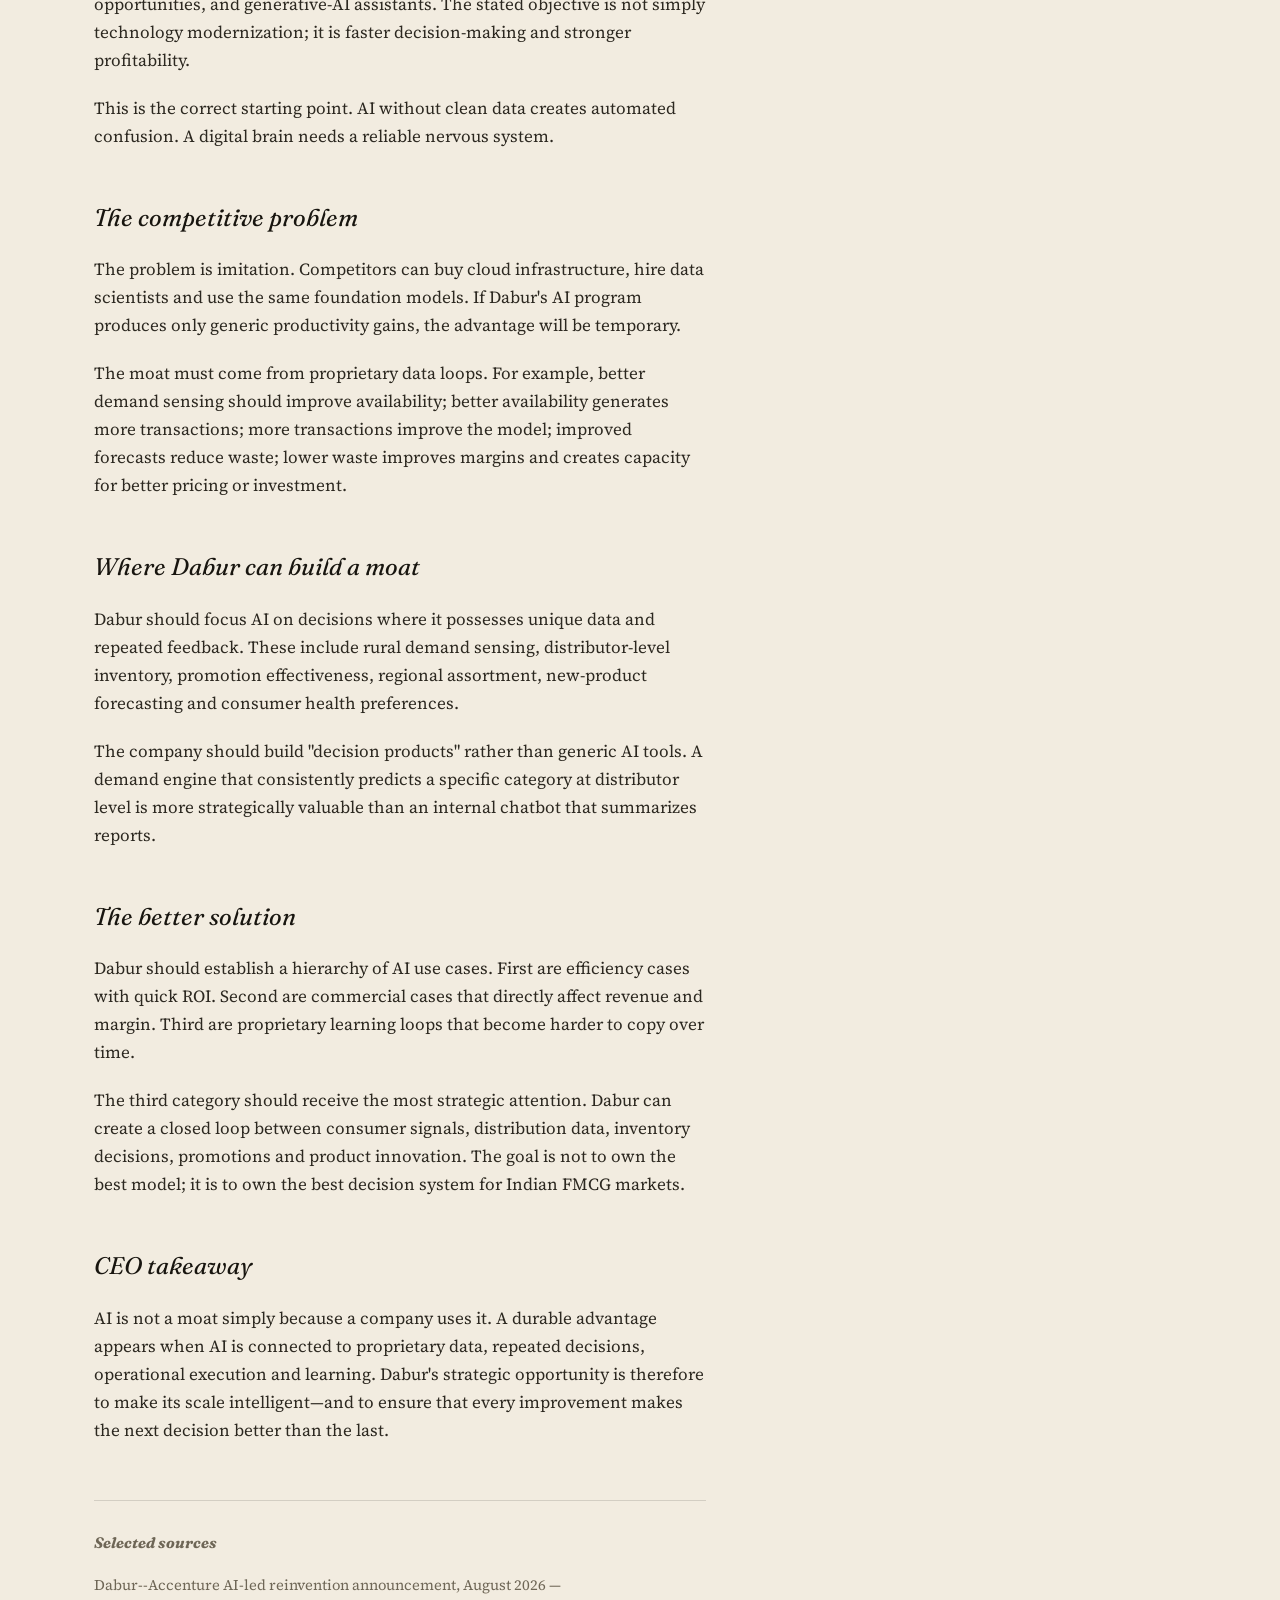
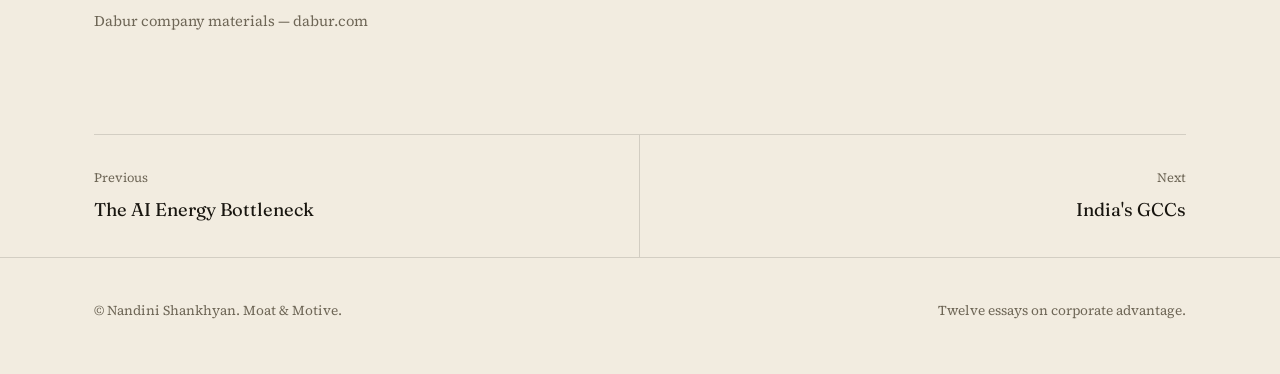
<file: articles/dabur.html>
<!DOCTYPE html>
<html lang="en">
<head>
<meta charset="UTF-8">
<meta name="viewport" content="width=device-width, initial-scale=1.0">
<title>Dabur — Can Data Become a Durable FMCG Advantage? | Moat & Motive</title>
<meta name="description" content="If every FMCG company can buy similar AI tools, how can Dabur turn data and AI into a moat rather than another cost of doing business?">
<link rel="icon" href="data:image/svg+xml,<svg xmlns="http://www.w3.org/2000/svg" viewBox="0 0 32 32"><rect width="32" height="32" fill="%23f2ece0"/><circle cx="16" cy="16" r="11" fill="none" stroke="%2318150f" stroke-width="1.6"/><circle cx="16" cy="16" r="5.5" fill="none" stroke="%2318150f" stroke-width="1.6"/></svg>">
<link rel="preconnect" href="https://fonts.googleapis.com">
<link rel="stylesheet" href="../assets/styles.css">
</head>
<body>
<header class="masthead">
  <div class="wrap">
    <a class="mark" href="../index.html">Moat &amp; Motive</a>
    <nav>
      <a href="../index.html#essays">Essays</a>
      <a href="../index.html#about">About</a>
    </nav>
  </div>
</header>

<section class="wrap article-header">
  <a class="back-link" href="../index.html#essays">&#8592; All essays</a>
  <div class="article-cover"><svg viewBox="0 0 1200 520" xmlns="http://www.w3.org/2000/svg" role="img" aria-label="Illustration for Dabur"><defs><filter id="graindabur" x="-20%" y="-20%" width="140%" height="140%">
  <feTurbulence type="fractalNoise" baseFrequency="0.85" numOctaves="2" seed="80" result="noise"/>
  <feColorMatrix in="noise" type="matrix" values="0 0 0 0 0  0 0 0 0 0  0 0 0 0 0  0 0 0 0.06 0"/>
</filter></defs><rect width="1200" height="520" fill="#a8b16a"/><path d="M910 322 L850 388 L720 414 L575 396 L527 322 L595 259 L720 232 L862 251 Z" fill="none" stroke="#f4ecdb" stroke-width="3" opacity="0.85"/><rect x="907" y="304" width="5" height="26" fill="#f4ecdb" opacity="0.9"/><rect x="847" y="370" width="5" height="26" fill="#f4ecdb" opacity="0.9"/><rect x="718" y="396" width="5" height="26" fill="#f4ecdb" opacity="0.9"/><rect x="573" y="378" width="5" height="26" fill="#f4ecdb" opacity="0.9"/><rect x="525" y="304" width="5" height="26" fill="#f4ecdb" opacity="0.9"/><rect x="592" y="241" width="5" height="26" fill="#f4ecdb" opacity="0.9"/><rect x="718" y="214" width="5" height="26" fill="#f4ecdb" opacity="0.9"/><rect x="859" y="233" width="5" height="26" fill="#f4ecdb" opacity="0.9"/><path d="M720 437 C616 385 626 239 720 187 C814 239 824 385 720 437 Z" fill="#f4ecdb"/><line x1="720" y1="426" x2="720" y2="198" stroke="#00000030" stroke-width="3" opacity="0.55"/><circle cx="108" cy="389" r="17" fill="#caa07a"/><rect x="88" y="407" width="41" height="48" rx="9" fill="#e9bdb6"/><rect x="90" y="453" width="16" height="48" rx="5" fill="#b8492f"/><rect x="110" y="453" width="16" height="48" rx="5" fill="#b8492f"/><rect x="71" y="412" width="17" height="42" rx="7" fill="#e9bdb6" transform="rotate(14 78 422)"/><circle cx="228" cy="374" r="19" fill="#caa07a"/><rect x="205" y="394" width="45" height="54" rx="10" fill="#f6f1e6"/><rect x="207" y="445" width="18" height="54" rx="6" fill="#5b6b78"/><rect x="230" y="445" width="18" height="54" rx="6" fill="#5b6b78"/><rect x="187" y="400" width="19" height="47" rx="8" fill="#f6f1e6" transform="rotate(14 194 411)"/><circle cx="341" cy="359" r="21" fill="#caa07a"/><rect x="316" y="381" width="50" height="60" rx="11" fill="#f6f1e6"/><rect x="319" y="437" width="20" height="60" rx="6" fill="#2c3e50"/><rect x="344" y="437" width="20" height="60" rx="6" fill="#2c3e50"/><rect x="361" y="362" width="39" height="11" rx="5" fill="#f6f1e6" transform="rotate(-42 361 367)"/><rect width="1200" height="520" filter="url(#graindabur)"/></svg></div>
  <div class="eyebrow-row"><span class="dot"></span> Essay 11 of 12</div>
  <h1>Dabur — Can Data Become a Durable FMCG Advantage?</h1>
  <p class="deck">If every FMCG company can buy similar AI tools, how can Dabur turn data and AI into a moat rather than another cost of doing business?</p>
</section>

<section class="wrap article-body">
  <div class="col">
      <h2>The starting advantage</h2>
      <p>Dabur has an unusual asset: consumer trust accumulated over generations. Its 2026 transformation announcement describes a portfolio that reaches eight out of ten Indian households, alongside several billion-rupee brands.</p>
      <p>But scale creates complexity. FMCG companies must forecast demand across products, channels and regions; manage promotions; optimize inventory; understand consumers; and coordinate distribution. The value of AI is therefore less about generating clever content and more about improving thousands of recurring decisions.</p>
      <h2>What Dabur is doing</h2>
      <p>Dabur's 2026 collaboration with Accenture is designed around a unified data foundation, control towers, advanced analytics, AI-driven revenue and cost opportunities, and generative-AI assistants. The stated objective is not simply technology modernization; it is faster decision-making and stronger profitability.</p>
      <p>This is the correct starting point. AI without clean data creates automated confusion. A digital brain needs a reliable nervous system.</p>
      <h2>The competitive problem</h2>
      <p>The problem is imitation. Competitors can buy cloud infrastructure, hire data scientists and use the same foundation models. If Dabur's AI program produces only generic productivity gains, the advantage will be temporary.</p>
      <p>The moat must come from proprietary data loops. For example, better demand sensing should improve availability; better availability generates more transactions; more transactions improve the model; improved forecasts reduce waste; lower waste improves margins and creates capacity for better pricing or investment.</p>
      <h2>Where Dabur can build a moat</h2>
      <p>Dabur should focus AI on decisions where it possesses unique data and repeated feedback. These include rural demand sensing, distributor-level inventory, promotion effectiveness, regional assortment, new-product forecasting and consumer health preferences.</p>
      <p>The company should build "decision products" rather than generic AI tools. A demand engine that consistently predicts a specific category at distributor level is more strategically valuable than an internal chatbot that summarizes reports.</p>
      <h2>The better solution</h2>
      <p>Dabur should establish a hierarchy of AI use cases. First are efficiency cases with quick ROI. Second are commercial cases that directly affect revenue and margin. Third are proprietary learning loops that become harder to copy over time.</p>
      <p>The third category should receive the most strategic attention. Dabur can create a closed loop between consumer signals, distribution data, inventory decisions, promotions and product innovation. The goal is not to own the best model; it is to own the best decision system for Indian FMCG markets.</p>
      <h2>CEO takeaway</h2>
      <p>AI is not a moat simply because a company uses it. A durable advantage appears when AI is connected to proprietary data, repeated decisions, operational execution and learning. Dabur's strategic opportunity is therefore to make its scale intelligent—and to ensure that every improvement makes the next decision better than the last.</p>
    <div class="sources">
      <h3>Selected sources</h3>
      <ul>
        <li>Dabur--Accenture AI-led reinvention announcement, August 2026 —</li>
        <li>Dabur company materials — dabur.com</li>
      </ul>
    </div>
  </div>
</section>

<section class="wrap">
  <div class="pager">
    <a class="prev" href="the-ai-energy-bottleneck.html">
      <span class="label">Previous</span>
      <span class="title">The AI Energy Bottleneck</span>
    </a>
    <a class="next" href="indias-gccs.html">
      <span class="label">Next</span>
      <span class="title">India's GCCs</span>
    </a>
  </div>
</section>

<footer>
  <div class="wrap">
    <span>&copy; Nandini Shankhyan. Moat & Motive.</span>
    <span>Twelve essays on corporate advantage.</span>
  </div>
</footer>
</body>
</html>
</file>
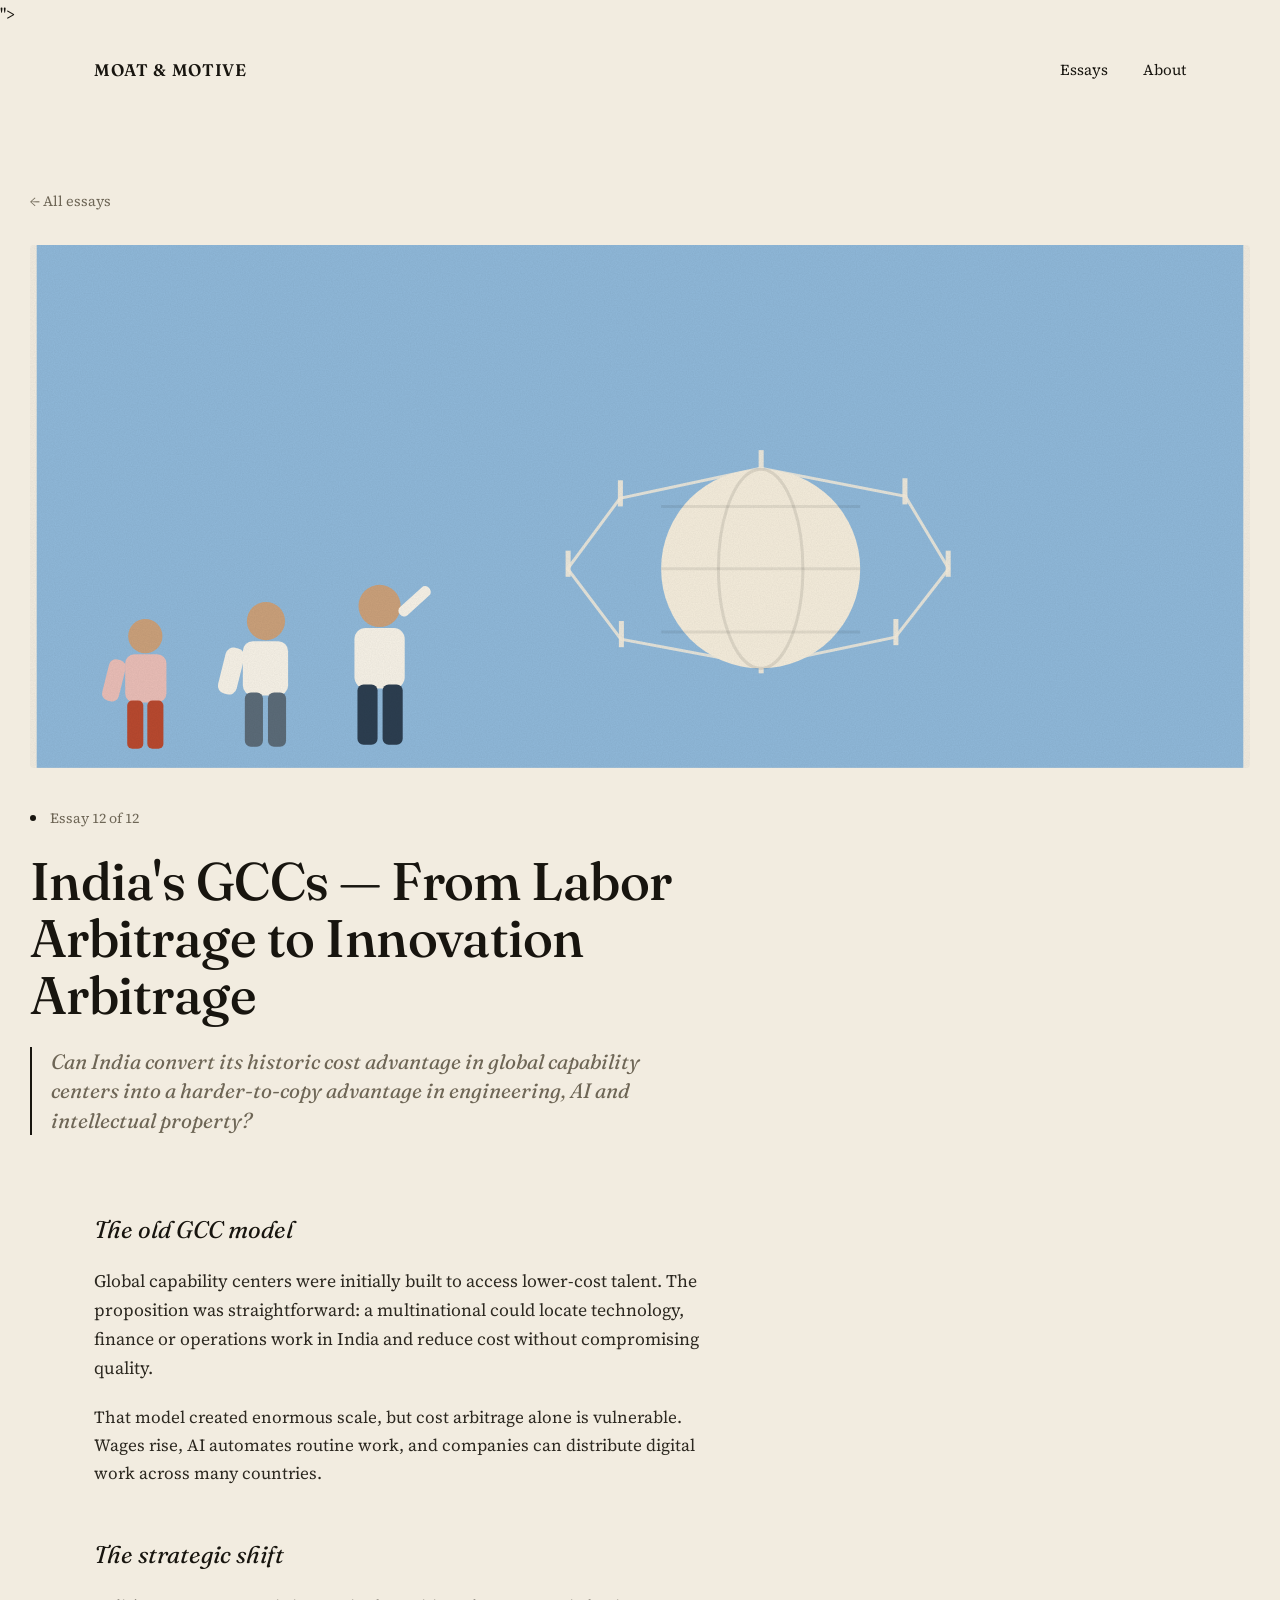
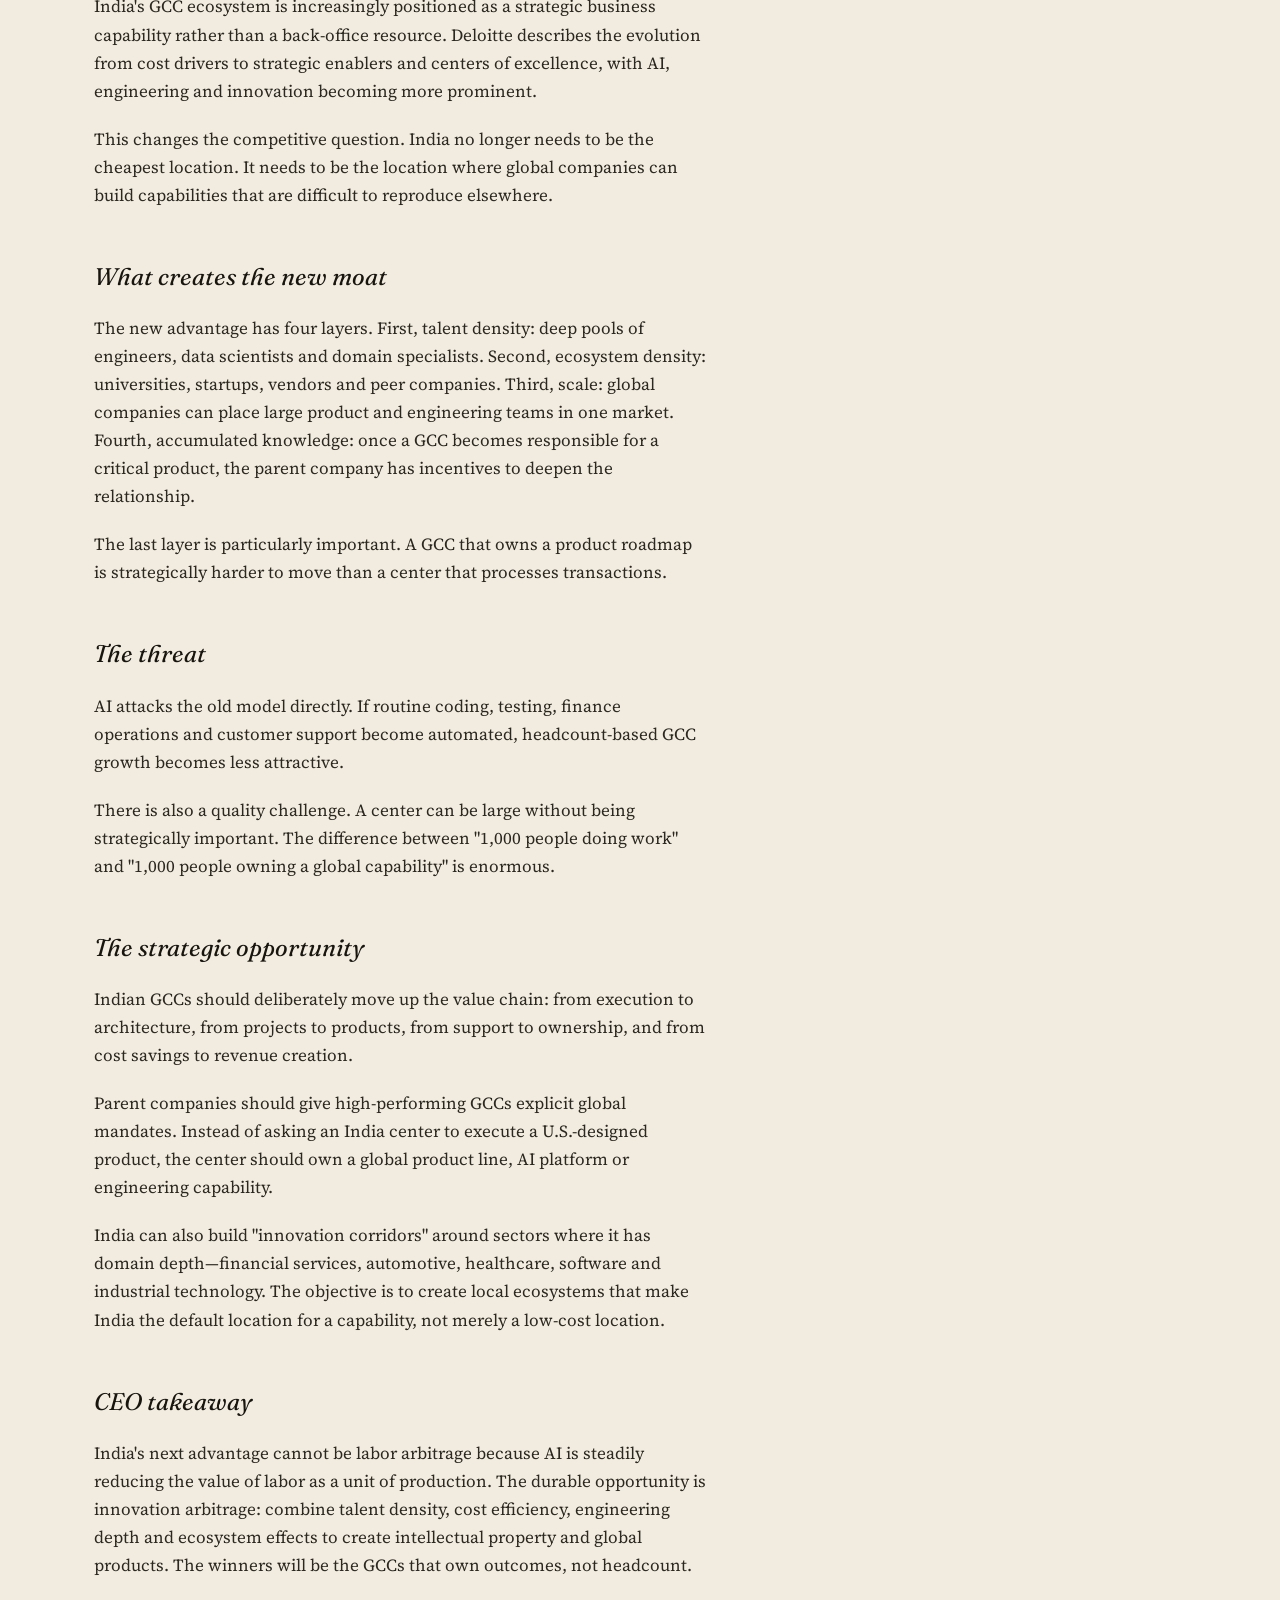
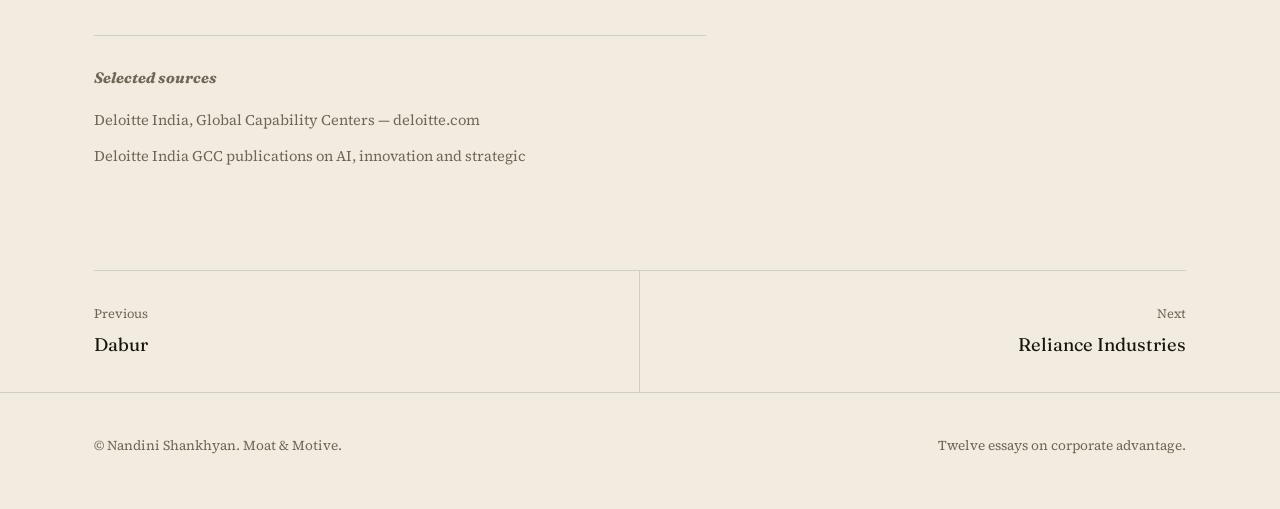
<file: articles/indias-gccs.html>
<!DOCTYPE html>
<html lang="en">
<head>
<meta charset="UTF-8">
<meta name="viewport" content="width=device-width, initial-scale=1.0">
<title>India's GCCs — From Labor Arbitrage to Innovation Arbitrage | Moat & Motive</title>
<meta name="description" content="Can India convert its historic cost advantage in global capability centers into a harder-to-copy advantage in engineering, AI and intellectual property?">
<link rel="icon" href="data:image/svg+xml,<svg xmlns="http://www.w3.org/2000/svg" viewBox="0 0 32 32"><rect width="32" height="32" fill="%23f2ece0"/><circle cx="16" cy="16" r="11" fill="none" stroke="%2318150f" stroke-width="1.6"/><circle cx="16" cy="16" r="5.5" fill="none" stroke="%2318150f" stroke-width="1.6"/></svg>">
<link rel="preconnect" href="https://fonts.googleapis.com">
<link rel="stylesheet" href="../assets/styles.css">
</head>
<body>
<header class="masthead">
  <div class="wrap">
    <a class="mark" href="../index.html">Moat &amp; Motive</a>
    <nav>
      <a href="../index.html#essays">Essays</a>
      <a href="../index.html#about">About</a>
    </nav>
  </div>
</header>

<section class="wrap article-header">
  <a class="back-link" href="../index.html#essays">&#8592; All essays</a>
  <div class="article-cover"><svg viewBox="0 0 1200 520" xmlns="http://www.w3.org/2000/svg" role="img" aria-label="Illustration for India's GCCs"><defs><filter id="grainindias-gccs" x="-20%" y="-20%" width="140%" height="140%">
  <feTurbulence type="fractalNoise" baseFrequency="0.85" numOctaves="2" seed="87" result="noise"/>
  <feColorMatrix in="noise" type="matrix" values="0 0 0 0 0  0 0 0 0 0  0 0 0 0 0  0 0 0 0.06 0"/>
</filter></defs><rect width="1200" height="520" fill="#8fb8d9"/><path d="M907 322 L854 390 L720 418 L581 392 L528 322 L580 252 L720 222 L864 250 Z" fill="none" stroke="#f4ecdb" stroke-width="3" opacity="0.85"/><rect x="904" y="304" width="5" height="26" fill="#f4ecdb" opacity="0.9"/><rect x="852" y="372" width="5" height="26" fill="#f4ecdb" opacity="0.9"/><rect x="718" y="400" width="5" height="26" fill="#f4ecdb" opacity="0.9"/><rect x="579" y="374" width="5" height="26" fill="#f4ecdb" opacity="0.9"/><rect x="526" y="304" width="5" height="26" fill="#f4ecdb" opacity="0.9"/><rect x="578" y="234" width="5" height="26" fill="#f4ecdb" opacity="0.9"/><rect x="718" y="204" width="5" height="26" fill="#f4ecdb" opacity="0.9"/><rect x="861" y="232" width="5" height="26" fill="#f4ecdb" opacity="0.9"/><circle cx="720" cy="322" r="99" fill="#f4ecdb"/><ellipse cx="720" cy="322" rx="42" ry="99" fill="none" stroke="#00000030" stroke-width="3" opacity="0.5"/><line x1="621" y1="260" x2="819" y2="260" stroke="#00000030" stroke-width="3" opacity="0.4"/><line x1="621" y1="322" x2="819" y2="322" stroke="#00000030" stroke-width="3" opacity="0.4"/><line x1="621" y1="385" x2="819" y2="385" stroke="#00000030" stroke-width="3" opacity="0.4"/><circle cx="108" cy="389" r="17" fill="#caa07a"/><rect x="88" y="407" width="41" height="48" rx="9" fill="#e9bdb6"/><rect x="90" y="453" width="16" height="48" rx="5" fill="#b8492f"/><rect x="110" y="453" width="16" height="48" rx="5" fill="#b8492f"/><rect x="71" y="412" width="17" height="42" rx="7" fill="#e9bdb6" transform="rotate(14 78 422)"/><circle cx="228" cy="374" r="19" fill="#caa07a"/><rect x="205" y="394" width="45" height="54" rx="10" fill="#f6f1e6"/><rect x="207" y="445" width="18" height="54" rx="6" fill="#5b6b78"/><rect x="230" y="445" width="18" height="54" rx="6" fill="#5b6b78"/><rect x="187" y="400" width="19" height="47" rx="8" fill="#f6f1e6" transform="rotate(14 194 411)"/><circle cx="341" cy="359" r="21" fill="#caa07a"/><rect x="316" y="381" width="50" height="60" rx="11" fill="#f6f1e6"/><rect x="319" y="437" width="20" height="60" rx="6" fill="#2c3e50"/><rect x="344" y="437" width="20" height="60" rx="6" fill="#2c3e50"/><rect x="361" y="362" width="39" height="11" rx="5" fill="#f6f1e6" transform="rotate(-42 361 367)"/><rect width="1200" height="520" filter="url(#grainindias-gccs)"/></svg></div>
  <div class="eyebrow-row"><span class="dot"></span> Essay 12 of 12</div>
  <h1>India's GCCs — From Labor Arbitrage to Innovation Arbitrage</h1>
  <p class="deck">Can India convert its historic cost advantage in global capability centers into a harder-to-copy advantage in engineering, AI and intellectual property?</p>
</section>

<section class="wrap article-body">
  <div class="col">
      <h2>The old GCC model</h2>
      <p>Global capability centers were initially built to access lower-cost talent. The proposition was straightforward: a multinational could locate technology, finance or operations work in India and reduce cost without compromising quality.</p>
      <p>That model created enormous scale, but cost arbitrage alone is vulnerable. Wages rise, AI automates routine work, and companies can distribute digital work across many countries.</p>
      <h2>The strategic shift</h2>
      <p>India's GCC ecosystem is increasingly positioned as a strategic business capability rather than a back-office resource. Deloitte describes the evolution from cost drivers to strategic enablers and centers of excellence, with AI, engineering and innovation becoming more prominent.</p>
      <p>This changes the competitive question. India no longer needs to be the cheapest location. It needs to be the location where global companies can build capabilities that are difficult to reproduce elsewhere.</p>
      <h2>What creates the new moat</h2>
      <p>The new advantage has four layers. First, talent density: deep pools of engineers, data scientists and domain specialists. Second, ecosystem density: universities, startups, vendors and peer companies. Third, scale: global companies can place large product and engineering teams in one market. Fourth, accumulated knowledge: once a GCC becomes responsible for a critical product, the parent company has incentives to deepen the relationship.</p>
      <p>The last layer is particularly important. A GCC that owns a product roadmap is strategically harder to move than a center that processes transactions.</p>
      <h2>The threat</h2>
      <p>AI attacks the old model directly. If routine coding, testing, finance operations and customer support become automated, headcount-based GCC growth becomes less attractive.</p>
      <p>There is also a quality challenge. A center can be large without being strategically important. The difference between "1,000 people doing work" and "1,000 people owning a global capability" is enormous.</p>
      <h2>The strategic opportunity</h2>
      <p>Indian GCCs should deliberately move up the value chain: from execution to architecture, from projects to products, from support to ownership, and from cost savings to revenue creation.</p>
      <p>Parent companies should give high-performing GCCs explicit global mandates. Instead of asking an India center to execute a U.S.-designed product, the center should own a global product line, AI platform or engineering capability.</p>
      <p>India can also build "innovation corridors" around sectors where it has domain depth—financial services, automotive, healthcare, software and industrial technology. The objective is to create local ecosystems that make India the default location for a capability, not merely a low-cost location.</p>
      <h2>CEO takeaway</h2>
      <p>India's next advantage cannot be labor arbitrage because AI is steadily reducing the value of labor as a unit of production. The durable opportunity is innovation arbitrage: combine talent density, cost efficiency, engineering depth and ecosystem effects to create intellectual property and global products. The winners will be the GCCs that own outcomes, not headcount.</p>
    <div class="sources">
      <h3>Selected sources</h3>
      <ul>
        <li>Deloitte India, Global Capability Centers — deloitte.com</li>
        <li>Deloitte India GCC publications on AI, innovation and strategic</li>
      </ul>
    </div>
  </div>
</section>

<section class="wrap">
  <div class="pager">
    <a class="prev" href="dabur.html">
      <span class="label">Previous</span>
      <span class="title">Dabur</span>
    </a>
    <a class="next" href="reliance-industries.html">
      <span class="label">Next</span>
      <span class="title">Reliance Industries</span>
    </a>
  </div>
</section>

<footer>
  <div class="wrap">
    <span>&copy; Nandini Shankhyan. Moat & Motive.</span>
    <span>Twelve essays on corporate advantage.</span>
  </div>
</footer>
</body>
</html>
</file>
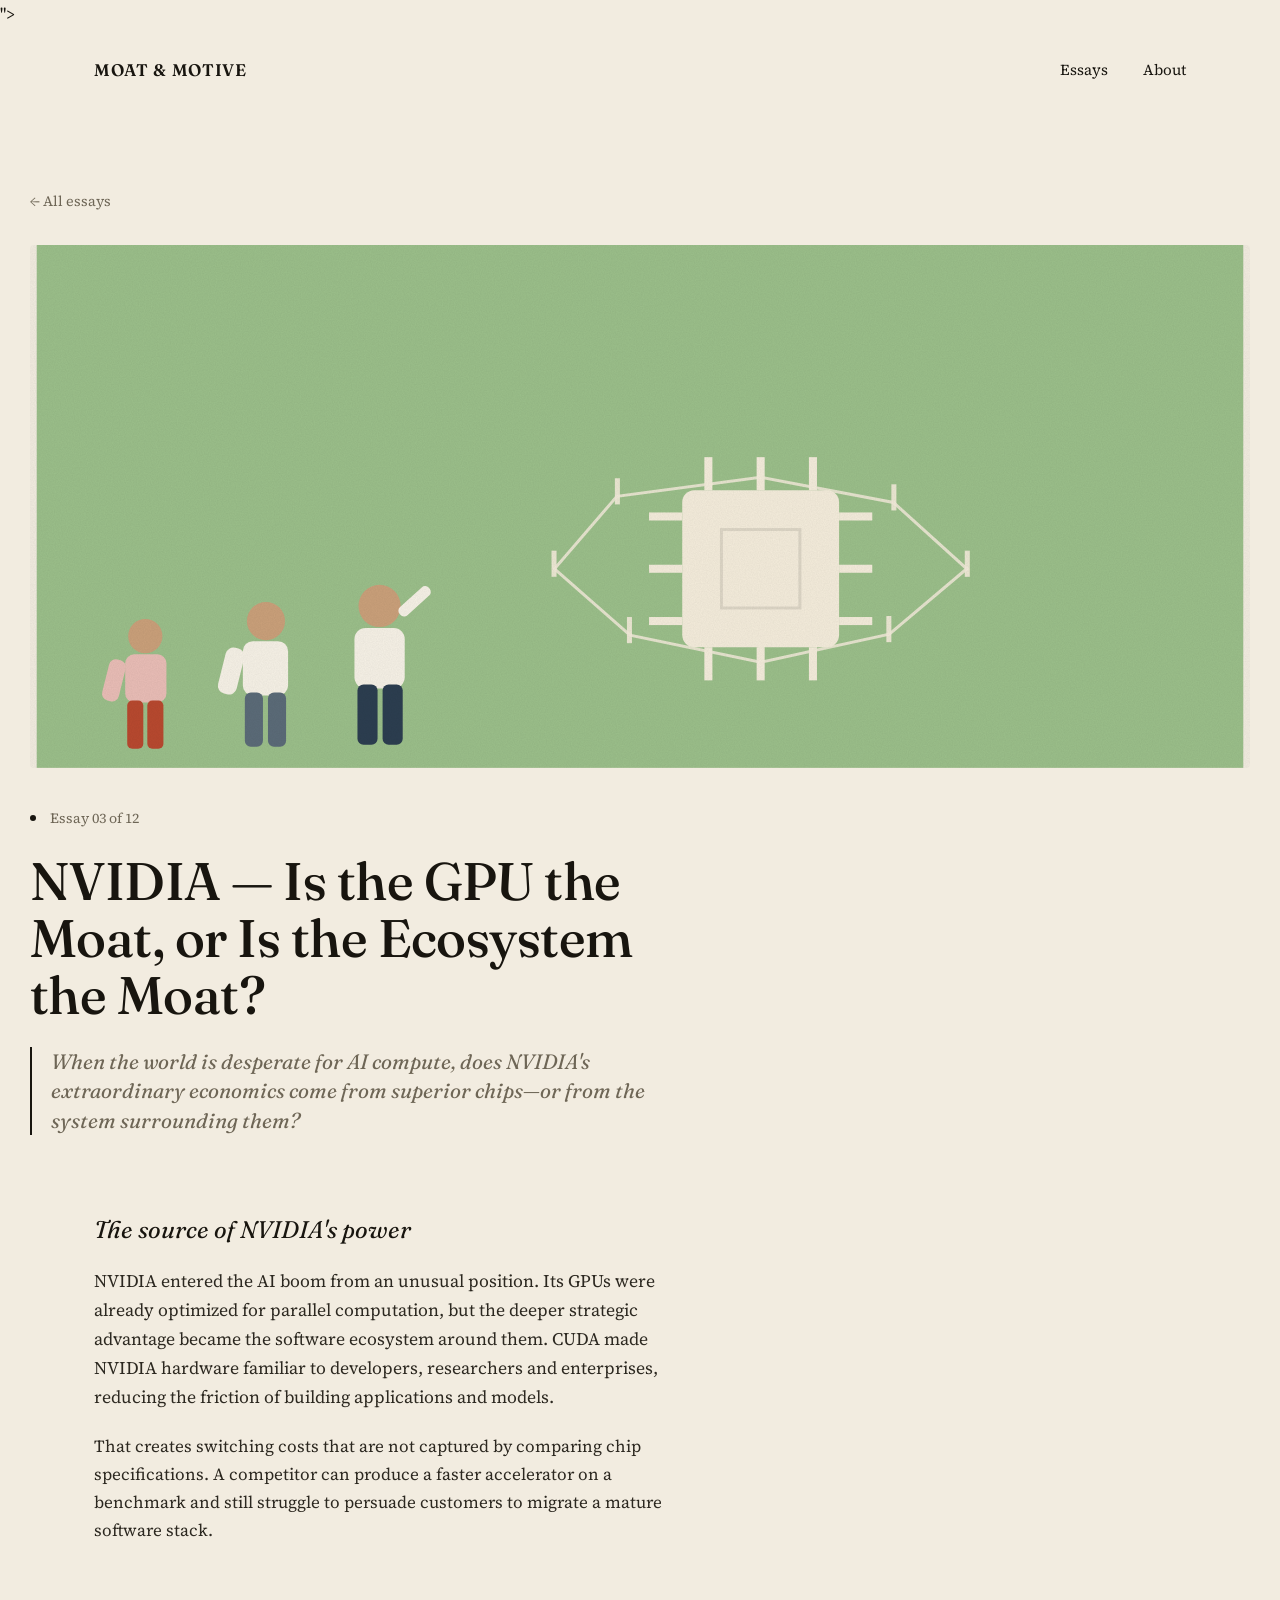
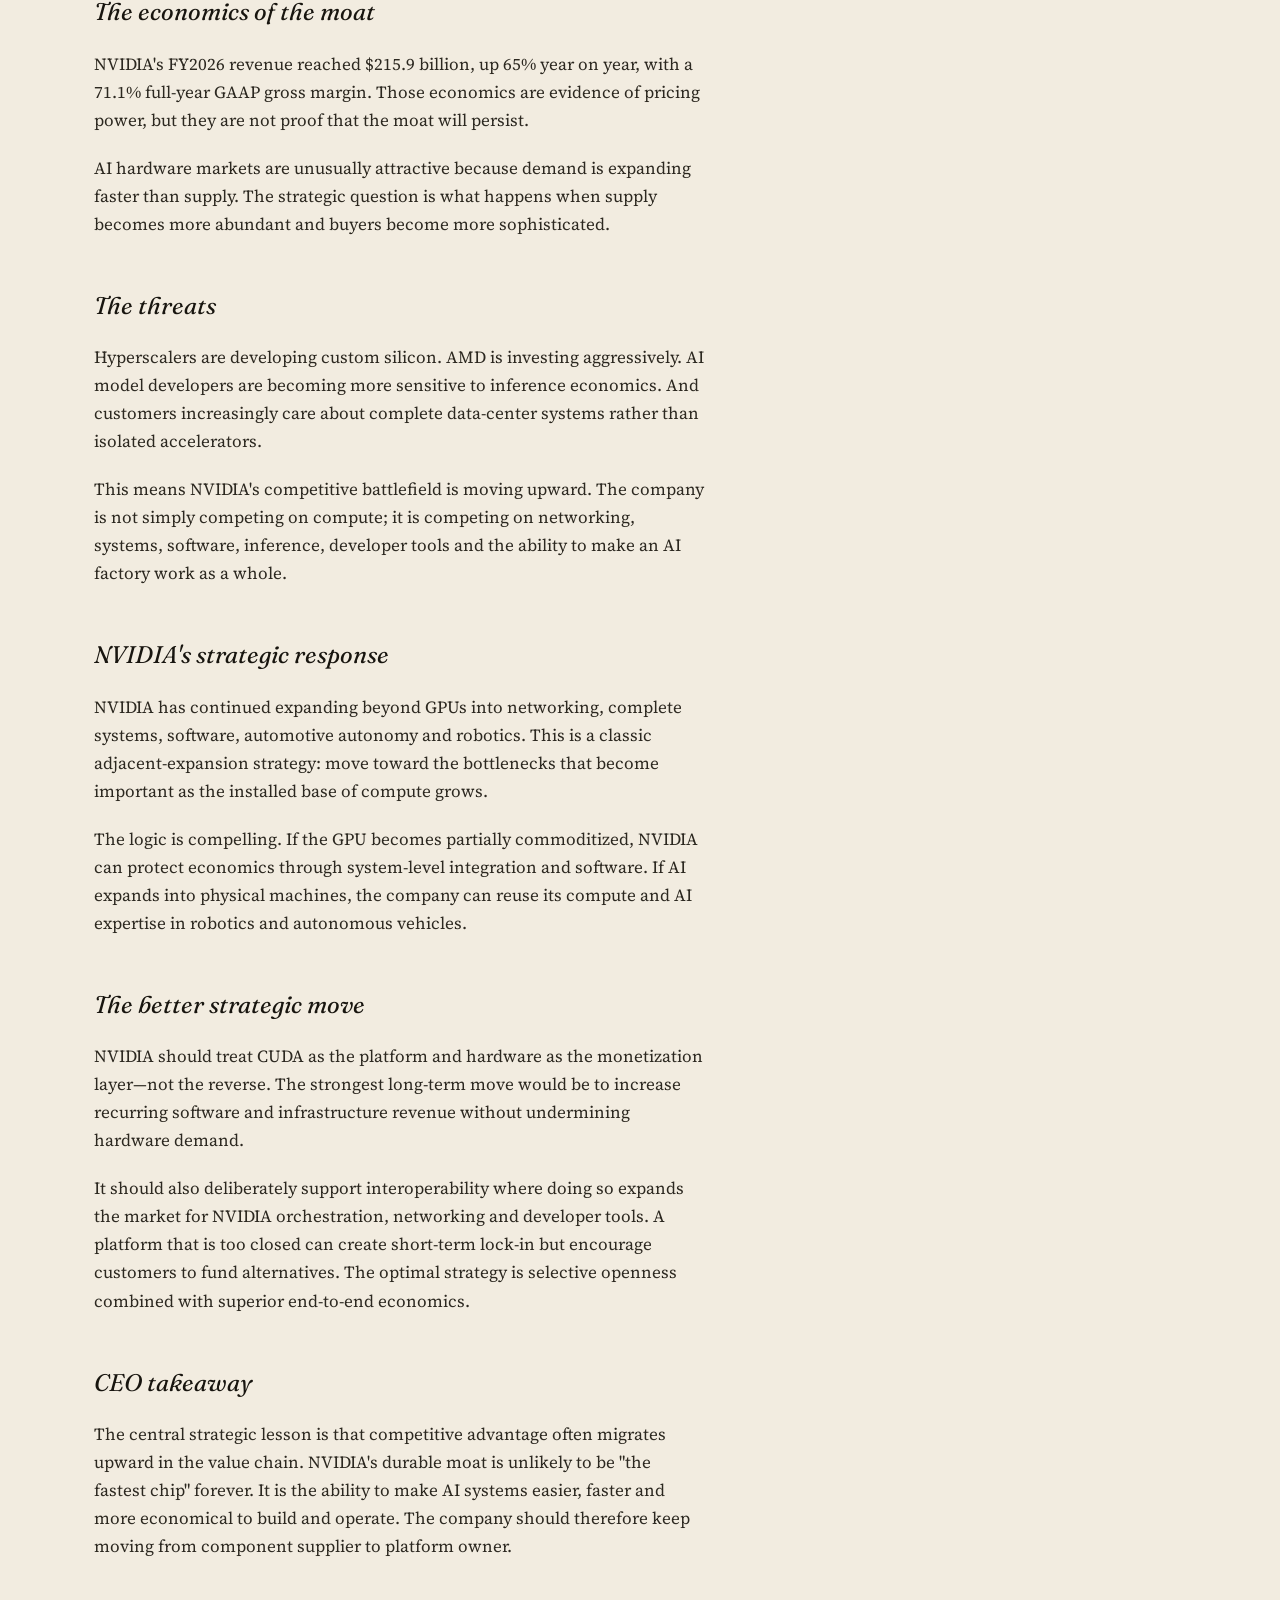
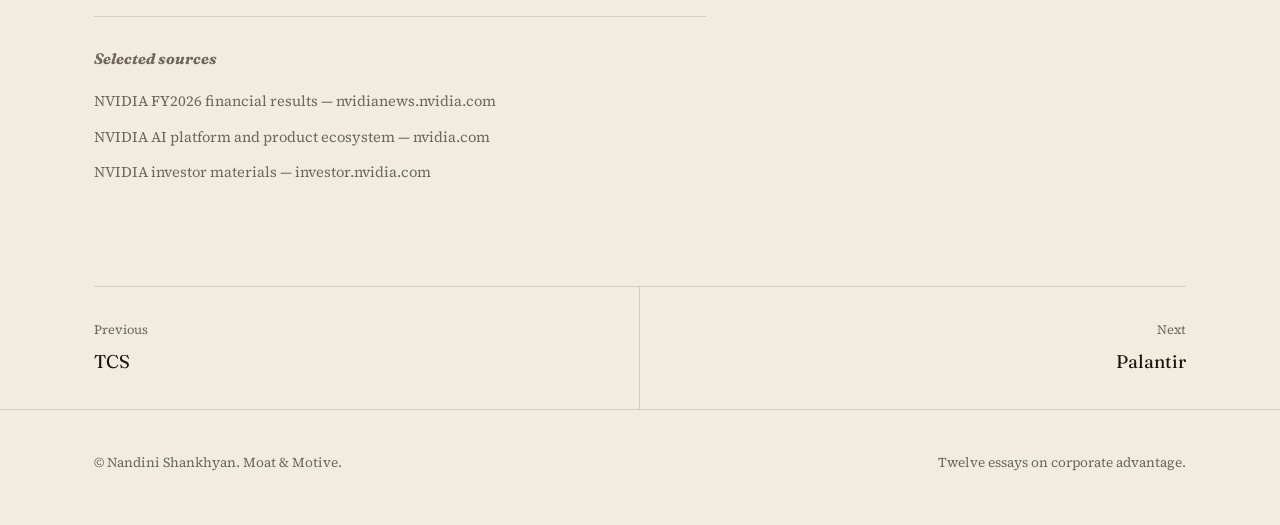
<file: articles/nvidia.html>
<!DOCTYPE html>
<html lang="en">
<head>
<meta charset="UTF-8">
<meta name="viewport" content="width=device-width, initial-scale=1.0">
<title>NVIDIA — Is the GPU the Moat, or Is the Ecosystem the Moat? | Moat & Motive</title>
<meta name="description" content="When the world is desperate for AI compute, does NVIDIA's extraordinary economics come from superior chips—or from the system surrounding them?">
<link rel="icon" href="data:image/svg+xml,<svg xmlns="http://www.w3.org/2000/svg" viewBox="0 0 32 32"><rect width="32" height="32" fill="%23f2ece0"/><circle cx="16" cy="16" r="11" fill="none" stroke="%2318150f" stroke-width="1.6"/><circle cx="16" cy="16" r="5.5" fill="none" stroke="%2318150f" stroke-width="1.6"/></svg>">
<link rel="preconnect" href="https://fonts.googleapis.com">
<link rel="stylesheet" href="../assets/styles.css">
</head>
<body>
<header class="masthead">
  <div class="wrap">
    <a class="mark" href="../index.html">Moat &amp; Motive</a>
    <nav>
      <a href="../index.html#essays">Essays</a>
      <a href="../index.html#about">About</a>
    </nav>
  </div>
</header>

<section class="wrap article-header">
  <a class="back-link" href="../index.html#essays">&#8592; All essays</a>
  <div class="article-cover"><svg viewBox="0 0 1200 520" xmlns="http://www.w3.org/2000/svg" role="img" aria-label="Illustration for NVIDIA"><defs><filter id="grainnvidia" x="-20%" y="-20%" width="140%" height="140%">
  <feTurbulence type="fractalNoise" baseFrequency="0.85" numOctaves="2" seed="24" result="noise"/>
  <feColorMatrix in="noise" type="matrix" values="0 0 0 0 0  0 0 0 0 0  0 0 0 0 0  0 0 0 0.06 0"/>
</filter></defs><rect width="1200" height="520" fill="#9bbf8a"/><path d="M925 322 L848 387 L720 415 L590 388 L515 322 L577 250 L720 231 L852 256 Z" fill="none" stroke="#f4ecdb" stroke-width="3" opacity="0.85"/><rect x="923" y="304" width="5" height="26" fill="#f4ecdb" opacity="0.9"/><rect x="845" y="369" width="5" height="26" fill="#f4ecdb" opacity="0.9"/><rect x="718" y="397" width="5" height="26" fill="#f4ecdb" opacity="0.9"/><rect x="587" y="370" width="5" height="26" fill="#f4ecdb" opacity="0.9"/><rect x="512" y="304" width="5" height="26" fill="#f4ecdb" opacity="0.9"/><rect x="575" y="232" width="5" height="26" fill="#f4ecdb" opacity="0.9"/><rect x="718" y="213" width="5" height="26" fill="#f4ecdb" opacity="0.9"/><rect x="850" y="238" width="5" height="26" fill="#f4ecdb" opacity="0.9"/><rect x="664" y="211" width="8" height="33" fill="#f4ecdb"/><rect x="664" y="400" width="8" height="33" fill="#f4ecdb"/><rect x="609" y="266" width="33" height="8" fill="#f4ecdb"/><rect x="798" y="266" width="33" height="8" fill="#f4ecdb"/><rect x="716" y="211" width="8" height="33" fill="#f4ecdb"/><rect x="716" y="400" width="8" height="33" fill="#f4ecdb"/><rect x="609" y="318" width="33" height="8" fill="#f4ecdb"/><rect x="798" y="318" width="33" height="8" fill="#f4ecdb"/><rect x="768" y="211" width="8" height="33" fill="#f4ecdb"/><rect x="768" y="400" width="8" height="33" fill="#f4ecdb"/><rect x="609" y="370" width="33" height="8" fill="#f4ecdb"/><rect x="798" y="370" width="33" height="8" fill="#f4ecdb"/><rect x="642" y="244" width="156" height="156" rx="12" fill="#f4ecdb"/><rect x="681" y="283" width="78" height="78" fill="none" stroke="#00000030" stroke-width="3" opacity="0.5"/><circle cx="108" cy="389" r="17" fill="#caa07a"/><rect x="88" y="407" width="41" height="48" rx="9" fill="#e9bdb6"/><rect x="90" y="453" width="16" height="48" rx="5" fill="#b8492f"/><rect x="110" y="453" width="16" height="48" rx="5" fill="#b8492f"/><rect x="71" y="412" width="17" height="42" rx="7" fill="#e9bdb6" transform="rotate(14 78 422)"/><circle cx="228" cy="374" r="19" fill="#caa07a"/><rect x="205" y="394" width="45" height="54" rx="10" fill="#f6f1e6"/><rect x="207" y="445" width="18" height="54" rx="6" fill="#5b6b78"/><rect x="230" y="445" width="18" height="54" rx="6" fill="#5b6b78"/><rect x="187" y="400" width="19" height="47" rx="8" fill="#f6f1e6" transform="rotate(14 194 411)"/><circle cx="341" cy="359" r="21" fill="#caa07a"/><rect x="316" y="381" width="50" height="60" rx="11" fill="#f6f1e6"/><rect x="319" y="437" width="20" height="60" rx="6" fill="#2c3e50"/><rect x="344" y="437" width="20" height="60" rx="6" fill="#2c3e50"/><rect x="361" y="362" width="39" height="11" rx="5" fill="#f6f1e6" transform="rotate(-42 361 367)"/><rect width="1200" height="520" filter="url(#grainnvidia)"/></svg></div>
  <div class="eyebrow-row"><span class="dot"></span> Essay 03 of 12</div>
  <h1>NVIDIA — Is the GPU the Moat, or Is the Ecosystem the Moat?</h1>
  <p class="deck">When the world is desperate for AI compute, does NVIDIA's extraordinary economics come from superior chips—or from the system surrounding them?</p>
</section>

<section class="wrap article-body">
  <div class="col">
      <h2>The source of NVIDIA's power</h2>
      <p>NVIDIA entered the AI boom from an unusual position. Its GPUs were already optimized for parallel computation, but the deeper strategic advantage became the software ecosystem around them. CUDA made NVIDIA hardware familiar to developers, researchers and enterprises, reducing the friction of building applications and models.</p>
      <p>That creates switching costs that are not captured by comparing chip specifications. A competitor can produce a faster accelerator on a benchmark and still struggle to persuade customers to migrate a mature software stack.</p>
      <h2>The economics of the moat</h2>
      <p>NVIDIA's FY2026 revenue reached $215.9 billion, up 65% year on year, with a 71.1% full-year GAAP gross margin. Those economics are evidence of pricing power, but they are not proof that the moat will persist.</p>
      <p>AI hardware markets are unusually attractive because demand is expanding faster than supply. The strategic question is what happens when supply becomes more abundant and buyers become more sophisticated.</p>
      <h2>The threats</h2>
      <p>Hyperscalers are developing custom silicon. AMD is investing aggressively. AI model developers are becoming more sensitive to inference economics. And customers increasingly care about complete data-center systems rather than isolated accelerators.</p>
      <p>This means NVIDIA's competitive battlefield is moving upward. The company is not simply competing on compute; it is competing on networking, systems, software, inference, developer tools and the ability to make an AI factory work as a whole.</p>
      <h2>NVIDIA's strategic response</h2>
      <p>NVIDIA has continued expanding beyond GPUs into networking, complete systems, software, automotive autonomy and robotics. This is a classic adjacent-expansion strategy: move toward the bottlenecks that become important as the installed base of compute grows.</p>
      <p>The logic is compelling. If the GPU becomes partially commoditized, NVIDIA can protect economics through system-level integration and software. If AI expands into physical machines, the company can reuse its compute and AI expertise in robotics and autonomous vehicles.</p>
      <h2>The better strategic move</h2>
      <p>NVIDIA should treat CUDA as the platform and hardware as the monetization layer—not the reverse. The strongest long-term move would be to increase recurring software and infrastructure revenue without undermining hardware demand.</p>
      <p>It should also deliberately support interoperability where doing so expands the market for NVIDIA orchestration, networking and developer tools. A platform that is too closed can create short-term lock-in but encourage customers to fund alternatives. The optimal strategy is selective openness combined with superior end-to-end economics.</p>
      <h2>CEO takeaway</h2>
      <p>The central strategic lesson is that competitive advantage often migrates upward in the value chain. NVIDIA's durable moat is unlikely to be "the fastest chip" forever. It is the ability to make AI systems easier, faster and more economical to build and operate. The company should therefore keep moving from component supplier to platform owner.</p>
    <div class="sources">
      <h3>Selected sources</h3>
      <ul>
        <li>NVIDIA FY2026 financial results — nvidianews.nvidia.com</li>
        <li>NVIDIA AI platform and product ecosystem — nvidia.com</li>
        <li>NVIDIA investor materials — investor.nvidia.com</li>
      </ul>
    </div>
  </div>
</section>

<section class="wrap">
  <div class="pager">
    <a class="prev" href="tcs.html">
      <span class="label">Previous</span>
      <span class="title">TCS</span>
    </a>
    <a class="next" href="palantir.html">
      <span class="label">Next</span>
      <span class="title">Palantir</span>
    </a>
  </div>
</section>

<footer>
  <div class="wrap">
    <span>&copy; Nandini Shankhyan. Moat & Motive.</span>
    <span>Twelve essays on corporate advantage.</span>
  </div>
</footer>
</body>
</html>
</file>
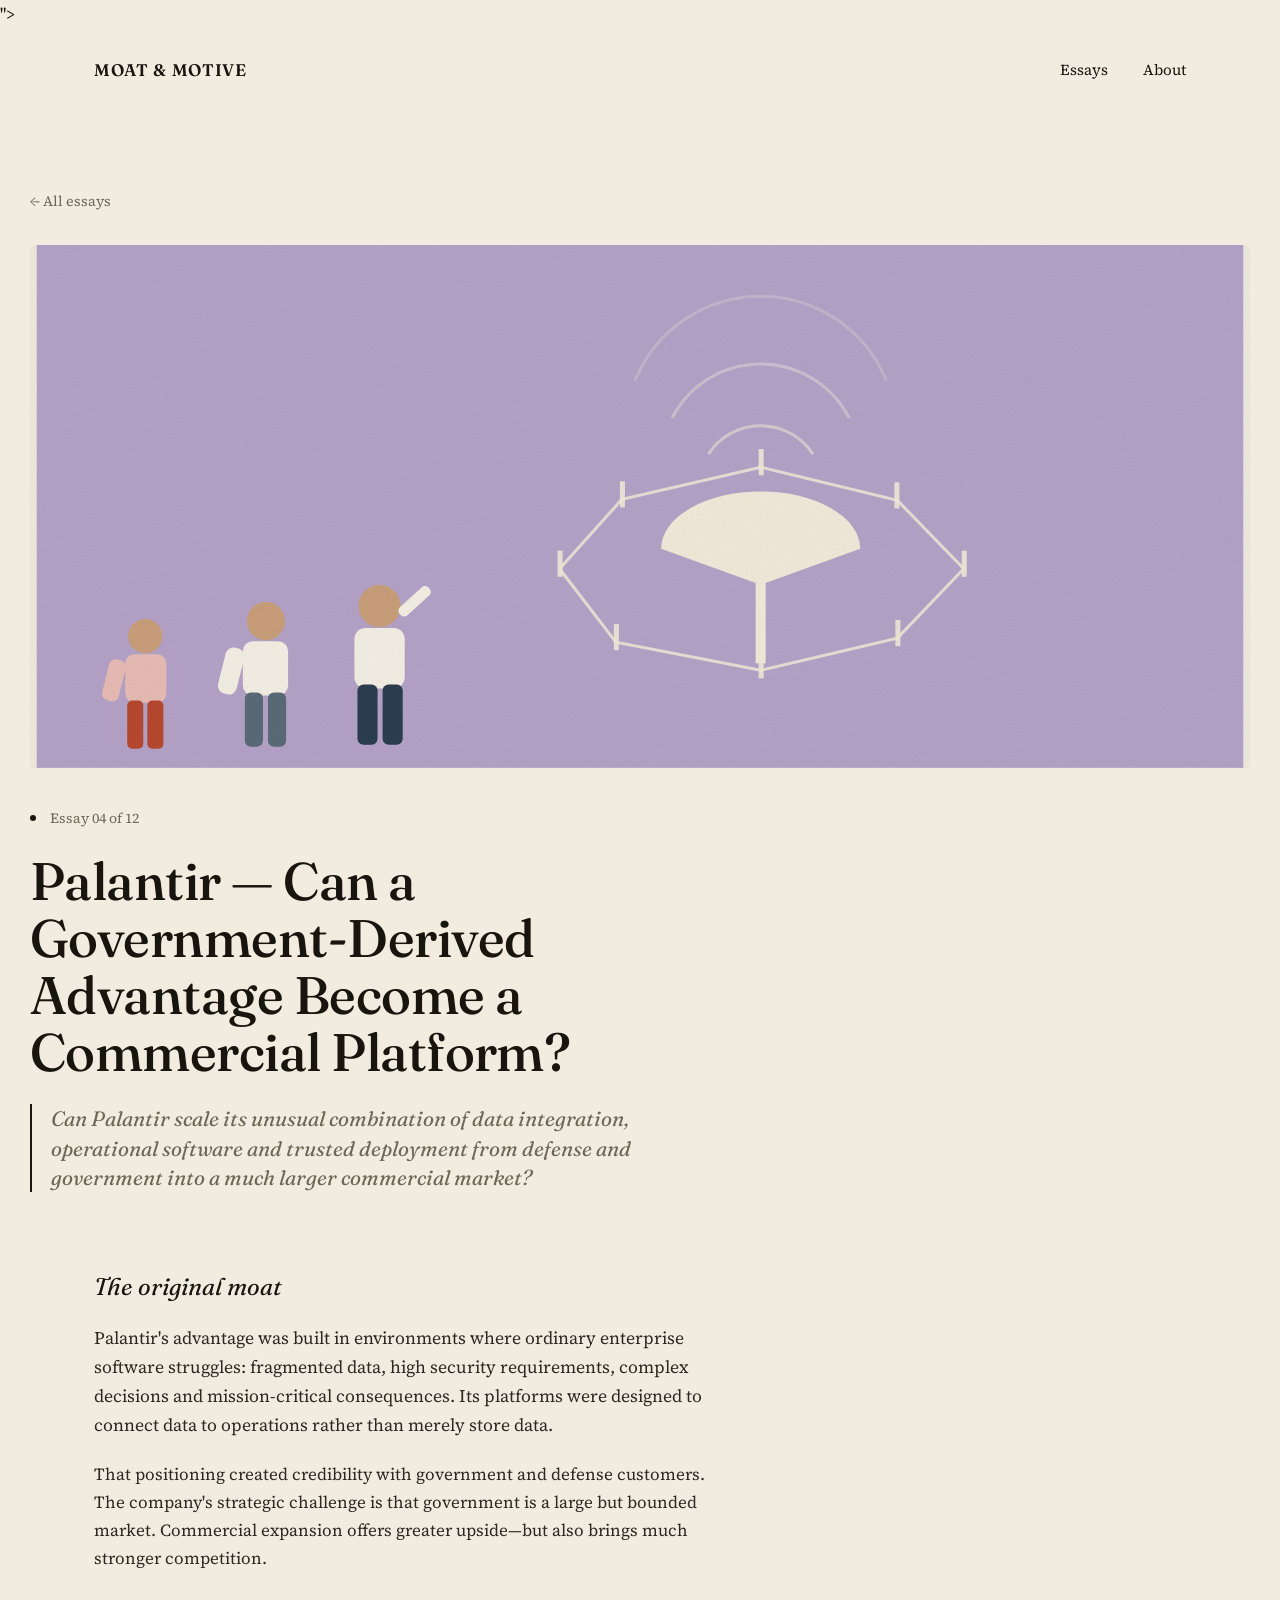
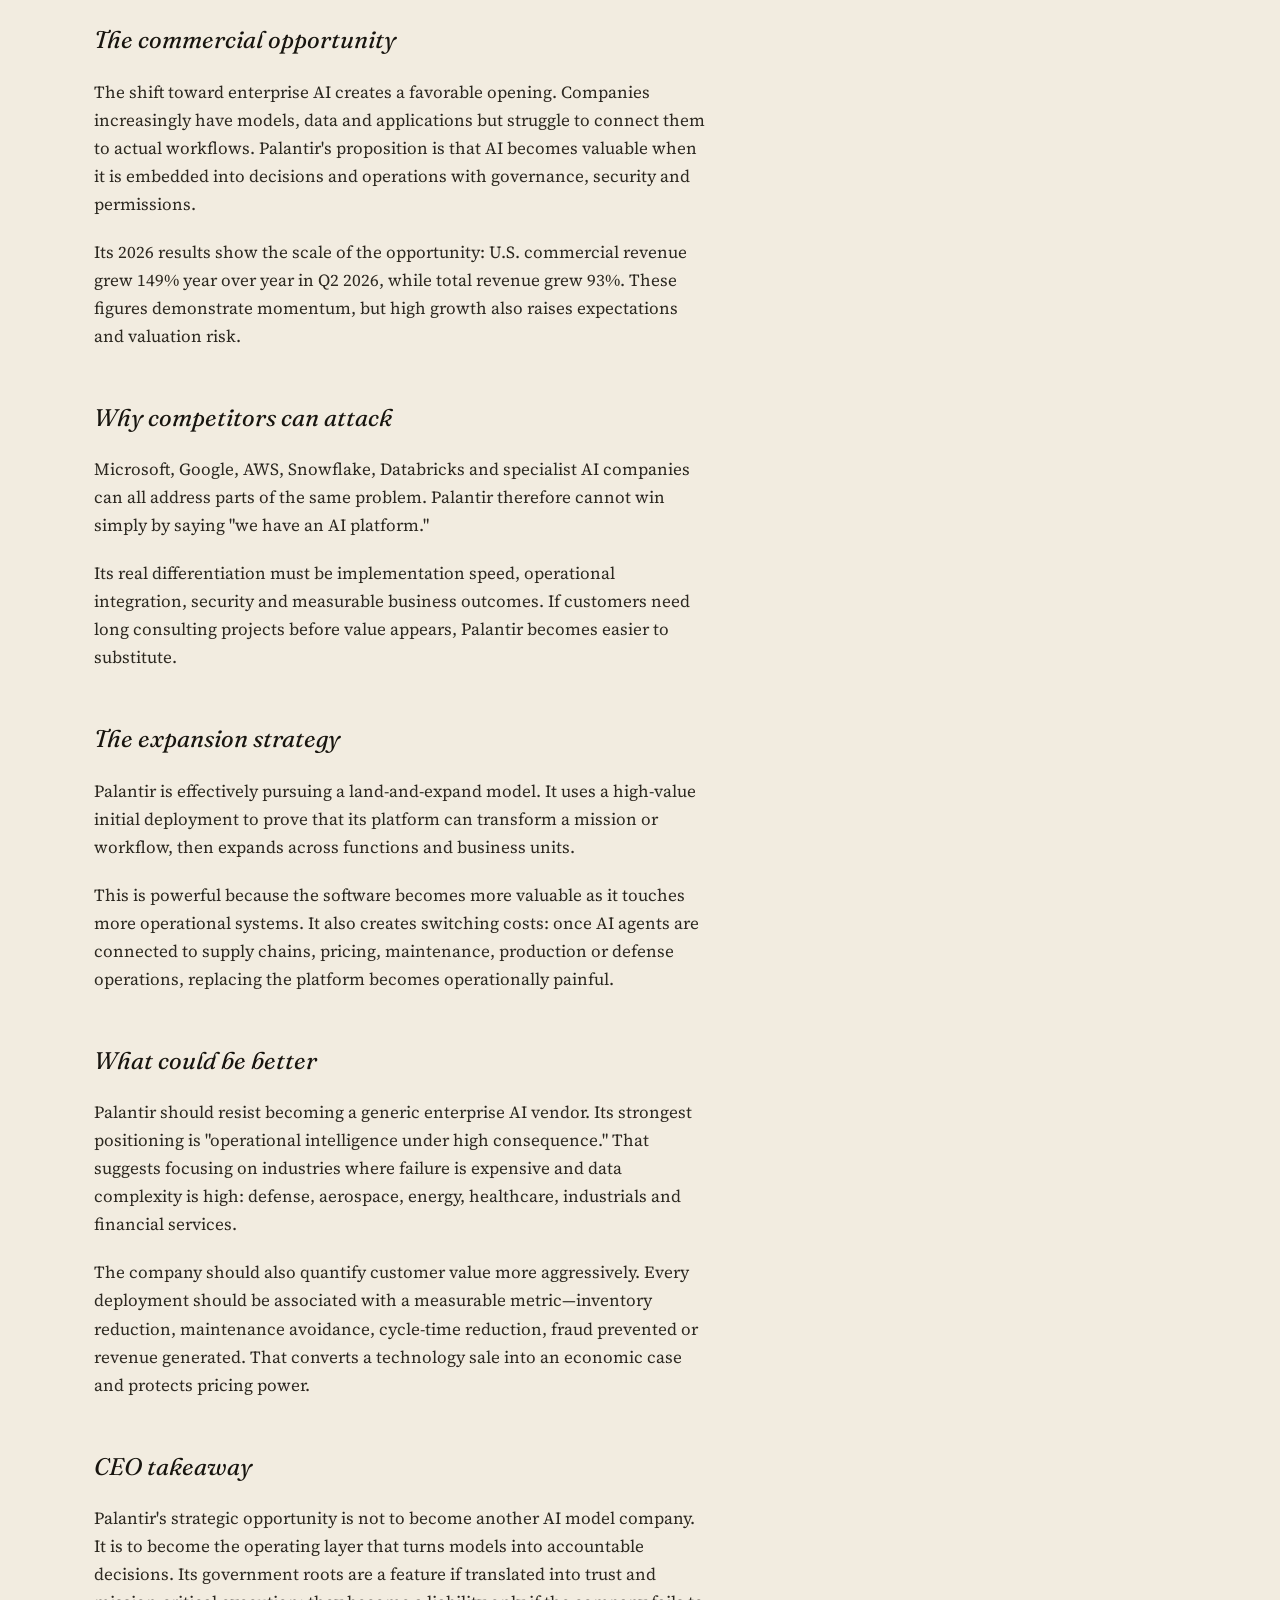
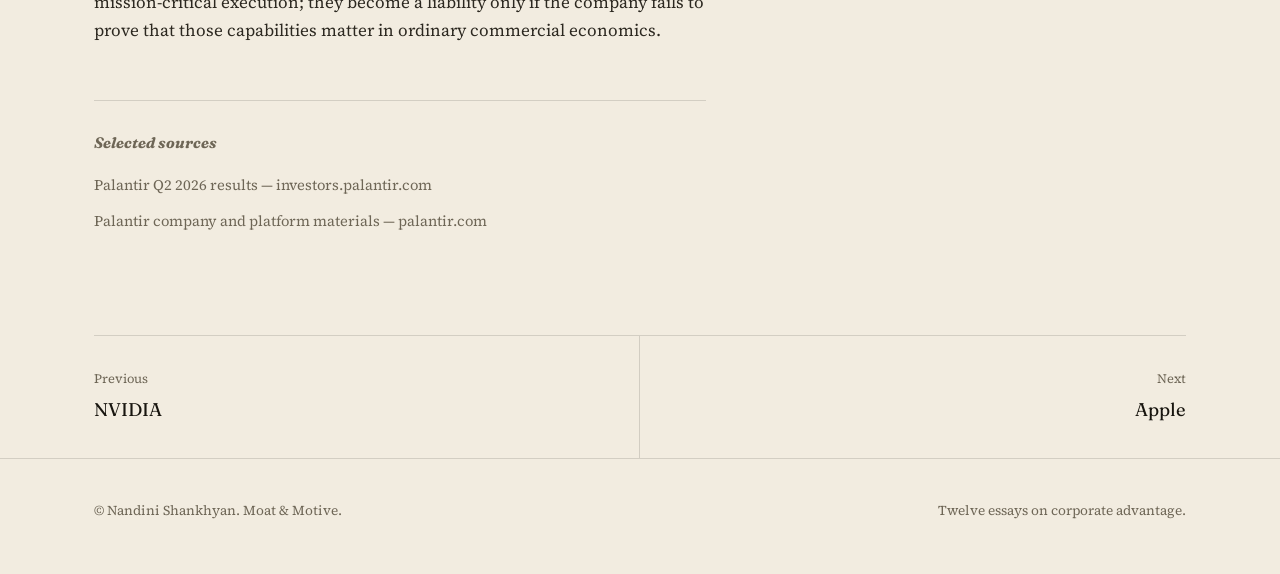
<file: articles/palantir.html>
<!DOCTYPE html>
<html lang="en">
<head>
<meta charset="UTF-8">
<meta name="viewport" content="width=device-width, initial-scale=1.0">
<title>Palantir — Can a Government-Derived Advantage Become a Commercial Platform? | Moat & Motive</title>
<meta name="description" content="Can Palantir scale its unusual combination of data integration, operational software and trusted deployment from defense and government into a much larger commercial market?">
<link rel="icon" href="data:image/svg+xml,<svg xmlns="http://www.w3.org/2000/svg" viewBox="0 0 32 32"><rect width="32" height="32" fill="%23f2ece0"/><circle cx="16" cy="16" r="11" fill="none" stroke="%2318150f" stroke-width="1.6"/><circle cx="16" cy="16" r="5.5" fill="none" stroke="%2318150f" stroke-width="1.6"/></svg>">
<link rel="preconnect" href="https://fonts.googleapis.com">
<link rel="stylesheet" href="../assets/styles.css">
</head>
<body>
<header class="masthead">
  <div class="wrap">
    <a class="mark" href="../index.html">Moat &amp; Motive</a>
    <nav>
      <a href="../index.html#essays">Essays</a>
      <a href="../index.html#about">About</a>
    </nav>
  </div>
</header>

<section class="wrap article-header">
  <a class="back-link" href="../index.html#essays">&#8592; All essays</a>
  <div class="article-cover"><svg viewBox="0 0 1200 520" xmlns="http://www.w3.org/2000/svg" role="img" aria-label="Illustration for Palantir"><defs><filter id="grainpalantir" x="-20%" y="-20%" width="140%" height="140%">
  <feTurbulence type="fractalNoise" baseFrequency="0.85" numOctaves="2" seed="31" result="noise"/>
  <feColorMatrix in="noise" type="matrix" values="0 0 0 0 0  0 0 0 0 0  0 0 0 0 0  0 0 0 0.06 0"/>
</filter></defs><rect width="1200" height="520" fill="#b6a4c9"/><path d="M922 322 L856 391 L720 423 L576 395 L520 322 L582 253 L720 221 L856 254 Z" fill="none" stroke="#f4ecdb" stroke-width="3" opacity="0.85"/><rect x="920" y="304" width="5" height="26" fill="#f4ecdb" opacity="0.9"/><rect x="854" y="373" width="5" height="26" fill="#f4ecdb" opacity="0.9"/><rect x="718" y="405" width="5" height="26" fill="#f4ecdb" opacity="0.9"/><rect x="574" y="377" width="5" height="26" fill="#f4ecdb" opacity="0.9"/><rect x="518" y="304" width="5" height="26" fill="#f4ecdb" opacity="0.9"/><rect x="580" y="235" width="5" height="26" fill="#f4ecdb" opacity="0.9"/><rect x="718" y="203" width="5" height="26" fill="#f4ecdb" opacity="0.9"/><rect x="853" y="236" width="5" height="26" fill="#f4ecdb" opacity="0.9"/><rect x="715" y="302" width="10" height="114" fill="#f4ecdb"/><path d="M621 302 A99 57 0 0 1 819 302 L720 338 Z" fill="#f4ecdb"/><path d="M668 208 A62 62 0 0 1 772 208" fill="none" stroke="#f4ecdb" stroke-width="3" opacity="0.55"/><path d="M632 172 A99 99 0 0 1 808 172" fill="none" stroke="#f4ecdb" stroke-width="3" opacity="0.40"/><path d="M595 135 A135 135 0 0 1 845 135" fill="none" stroke="#f4ecdb" stroke-width="3" opacity="0.25"/><circle cx="108" cy="389" r="17" fill="#caa07a"/><rect x="88" y="407" width="41" height="48" rx="9" fill="#e9bdb6"/><rect x="90" y="453" width="16" height="48" rx="5" fill="#b8492f"/><rect x="110" y="453" width="16" height="48" rx="5" fill="#b8492f"/><rect x="71" y="412" width="17" height="42" rx="7" fill="#e9bdb6" transform="rotate(14 78 422)"/><circle cx="228" cy="374" r="19" fill="#caa07a"/><rect x="205" y="394" width="45" height="54" rx="10" fill="#f6f1e6"/><rect x="207" y="445" width="18" height="54" rx="6" fill="#5b6b78"/><rect x="230" y="445" width="18" height="54" rx="6" fill="#5b6b78"/><rect x="187" y="400" width="19" height="47" rx="8" fill="#f6f1e6" transform="rotate(14 194 411)"/><circle cx="341" cy="359" r="21" fill="#caa07a"/><rect x="316" y="381" width="50" height="60" rx="11" fill="#f6f1e6"/><rect x="319" y="437" width="20" height="60" rx="6" fill="#2c3e50"/><rect x="344" y="437" width="20" height="60" rx="6" fill="#2c3e50"/><rect x="361" y="362" width="39" height="11" rx="5" fill="#f6f1e6" transform="rotate(-42 361 367)"/><rect width="1200" height="520" filter="url(#grainpalantir)"/></svg></div>
  <div class="eyebrow-row"><span class="dot"></span> Essay 04 of 12</div>
  <h1>Palantir — Can a Government-Derived Advantage Become a Commercial Platform?</h1>
  <p class="deck">Can Palantir scale its unusual combination of data integration, operational software and trusted deployment from defense and government into a much larger commercial market?</p>
</section>

<section class="wrap article-body">
  <div class="col">
      <h2>The original moat</h2>
      <p>Palantir's advantage was built in environments where ordinary enterprise software struggles: fragmented data, high security requirements, complex decisions and mission-critical consequences. Its platforms were designed to connect data to operations rather than merely store data.</p>
      <p>That positioning created credibility with government and defense customers. The company's strategic challenge is that government is a large but bounded market. Commercial expansion offers greater upside—but also brings much stronger competition.</p>
      <h2>The commercial opportunity</h2>
      <p>The shift toward enterprise AI creates a favorable opening. Companies increasingly have models, data and applications but struggle to connect them to actual workflows. Palantir's proposition is that AI becomes valuable when it is embedded into decisions and operations with governance, security and permissions.</p>
      <p>Its 2026 results show the scale of the opportunity: U.S. commercial revenue grew 149% year over year in Q2 2026, while total revenue grew 93%. These figures demonstrate momentum, but high growth also raises expectations and valuation risk.</p>
      <h2>Why competitors can attack</h2>
      <p>Microsoft, Google, AWS, Snowflake, Databricks and specialist AI companies can all address parts of the same problem. Palantir therefore cannot win simply by saying "we have an AI platform."</p>
      <p>Its real differentiation must be implementation speed, operational integration, security and measurable business outcomes. If customers need long consulting projects before value appears, Palantir becomes easier to substitute.</p>
      <h2>The expansion strategy</h2>
      <p>Palantir is effectively pursuing a land-and-expand model. It uses a high-value initial deployment to prove that its platform can transform a mission or workflow, then expands across functions and business units.</p>
      <p>This is powerful because the software becomes more valuable as it touches more operational systems. It also creates switching costs: once AI agents are connected to supply chains, pricing, maintenance, production or defense operations, replacing the platform becomes operationally painful.</p>
      <h2>What could be better</h2>
      <p>Palantir should resist becoming a generic enterprise AI vendor. Its strongest positioning is "operational intelligence under high consequence." That suggests focusing on industries where failure is expensive and data complexity is high: defense, aerospace, energy, healthcare, industrials and financial services.</p>
      <p>The company should also quantify customer value more aggressively. Every deployment should be associated with a measurable metric—inventory reduction, maintenance avoidance, cycle-time reduction, fraud prevented or revenue generated. That converts a technology sale into an economic case and protects pricing power.</p>
      <h2>CEO takeaway</h2>
      <p>Palantir's strategic opportunity is not to become another AI model company. It is to become the operating layer that turns models into accountable decisions. Its government roots are a feature if translated into trust and mission-critical execution; they become a liability only if the company fails to prove that those capabilities matter in ordinary commercial economics.</p>
    <div class="sources">
      <h3>Selected sources</h3>
      <ul>
        <li>Palantir Q2 2026 results — investors.palantir.com</li>
        <li>Palantir company and platform materials — palantir.com</li>
      </ul>
    </div>
  </div>
</section>

<section class="wrap">
  <div class="pager">
    <a class="prev" href="nvidia.html">
      <span class="label">Previous</span>
      <span class="title">NVIDIA</span>
    </a>
    <a class="next" href="apple.html">
      <span class="label">Next</span>
      <span class="title">Apple</span>
    </a>
  </div>
</section>

<footer>
  <div class="wrap">
    <span>&copy; Nandini Shankhyan. Moat & Motive.</span>
    <span>Twelve essays on corporate advantage.</span>
  </div>
</footer>
</body>
</html>
</file>
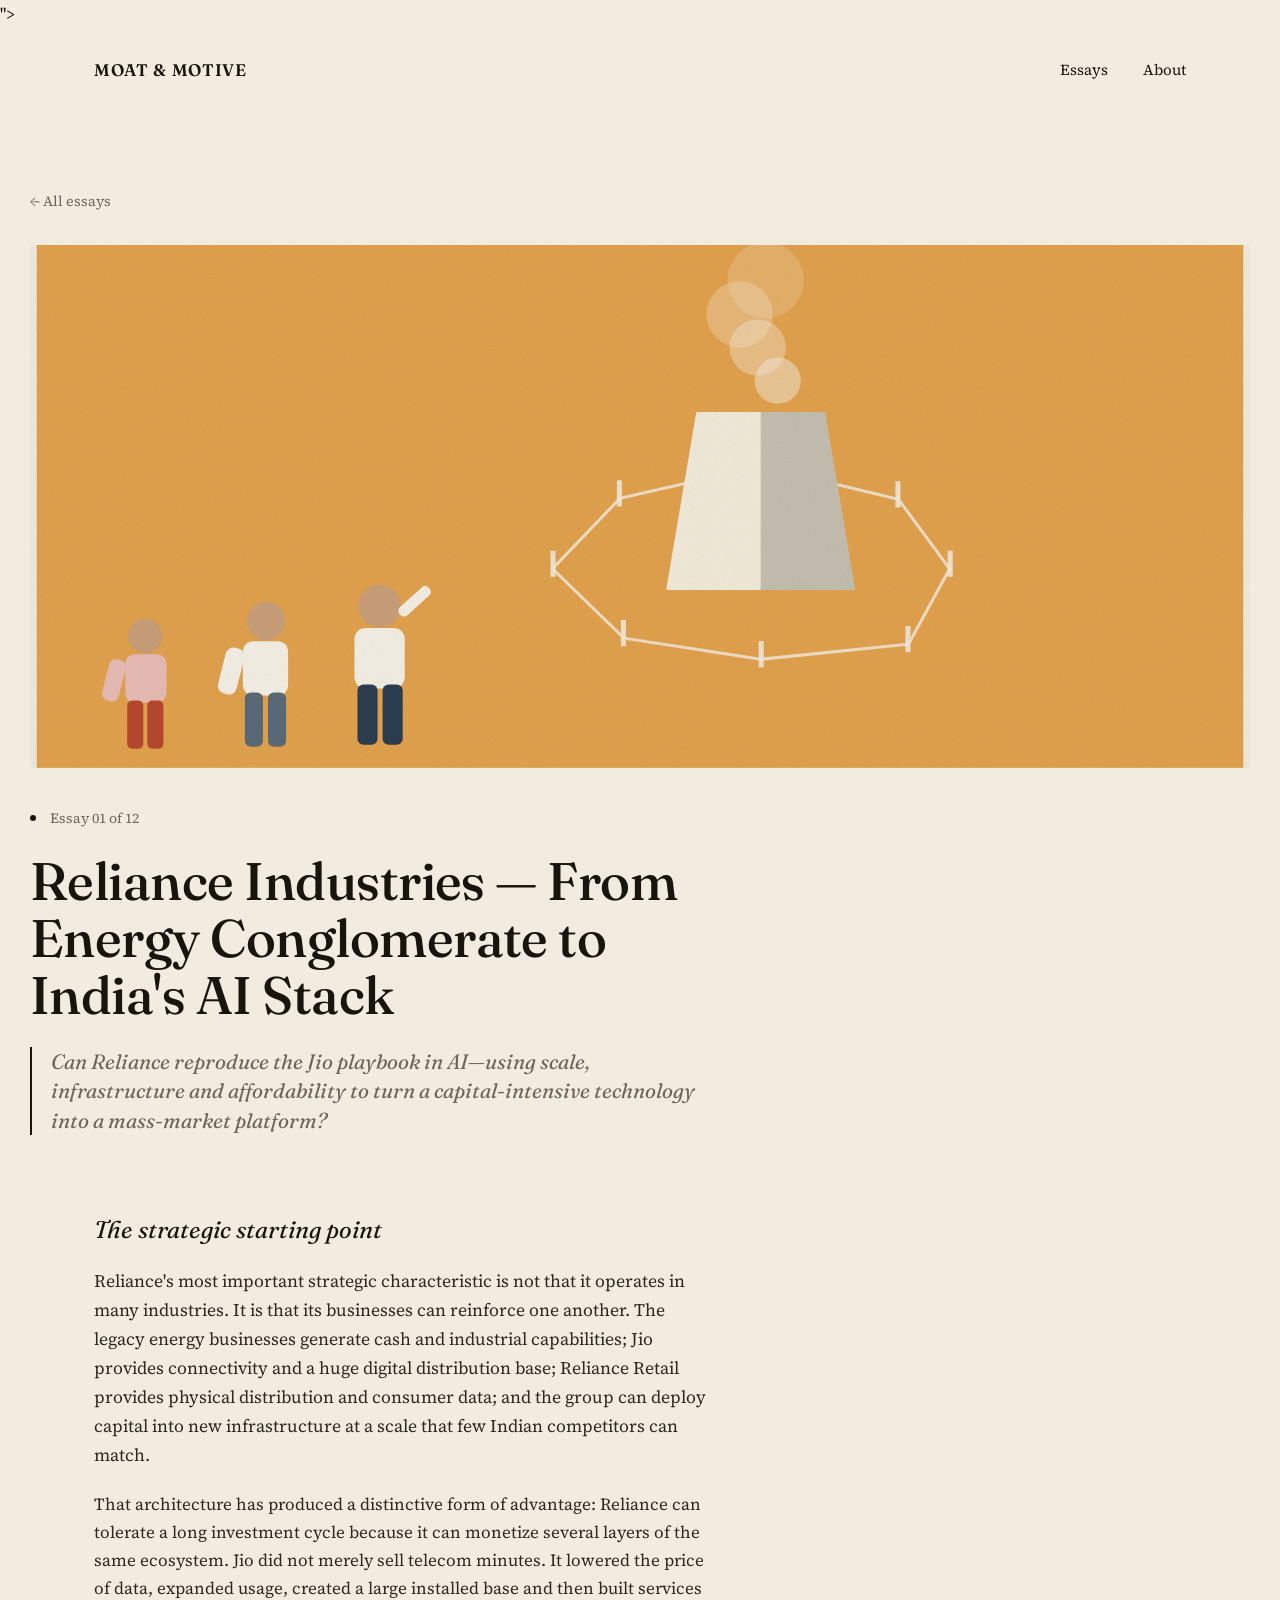
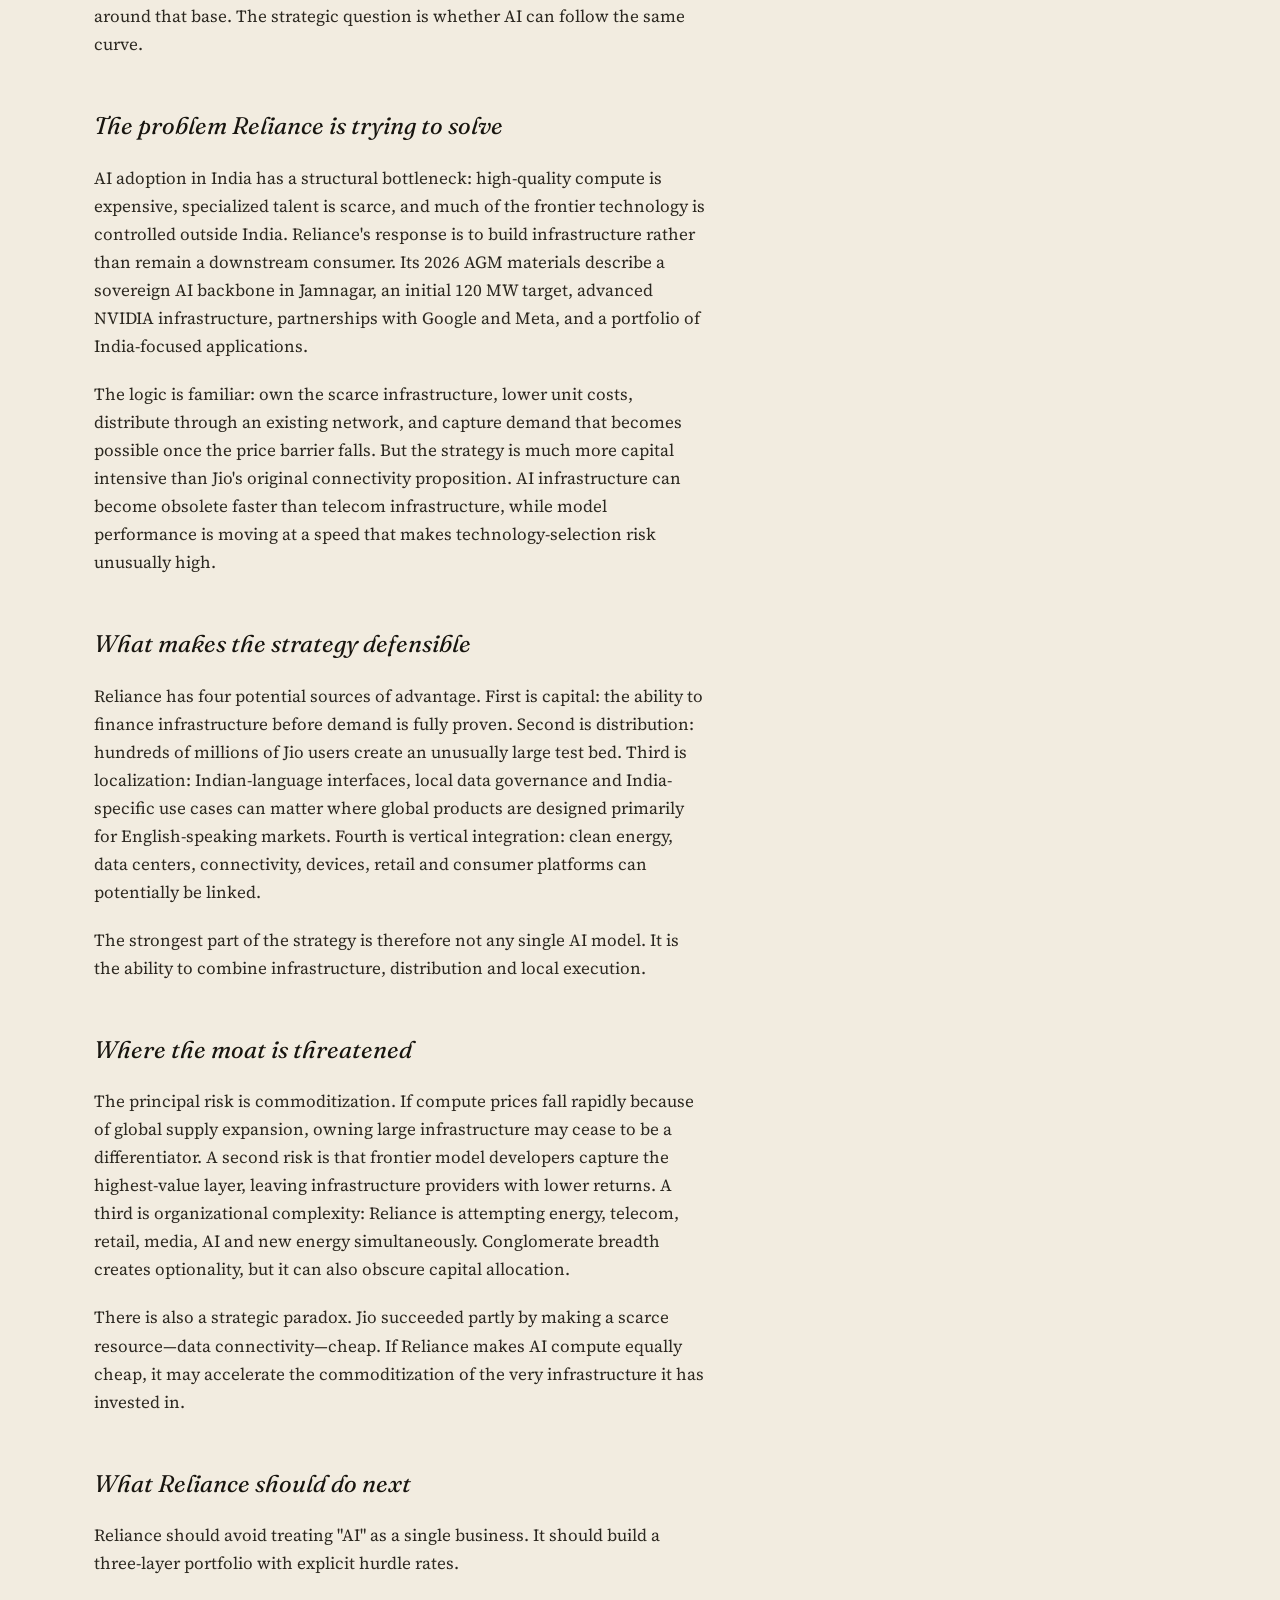
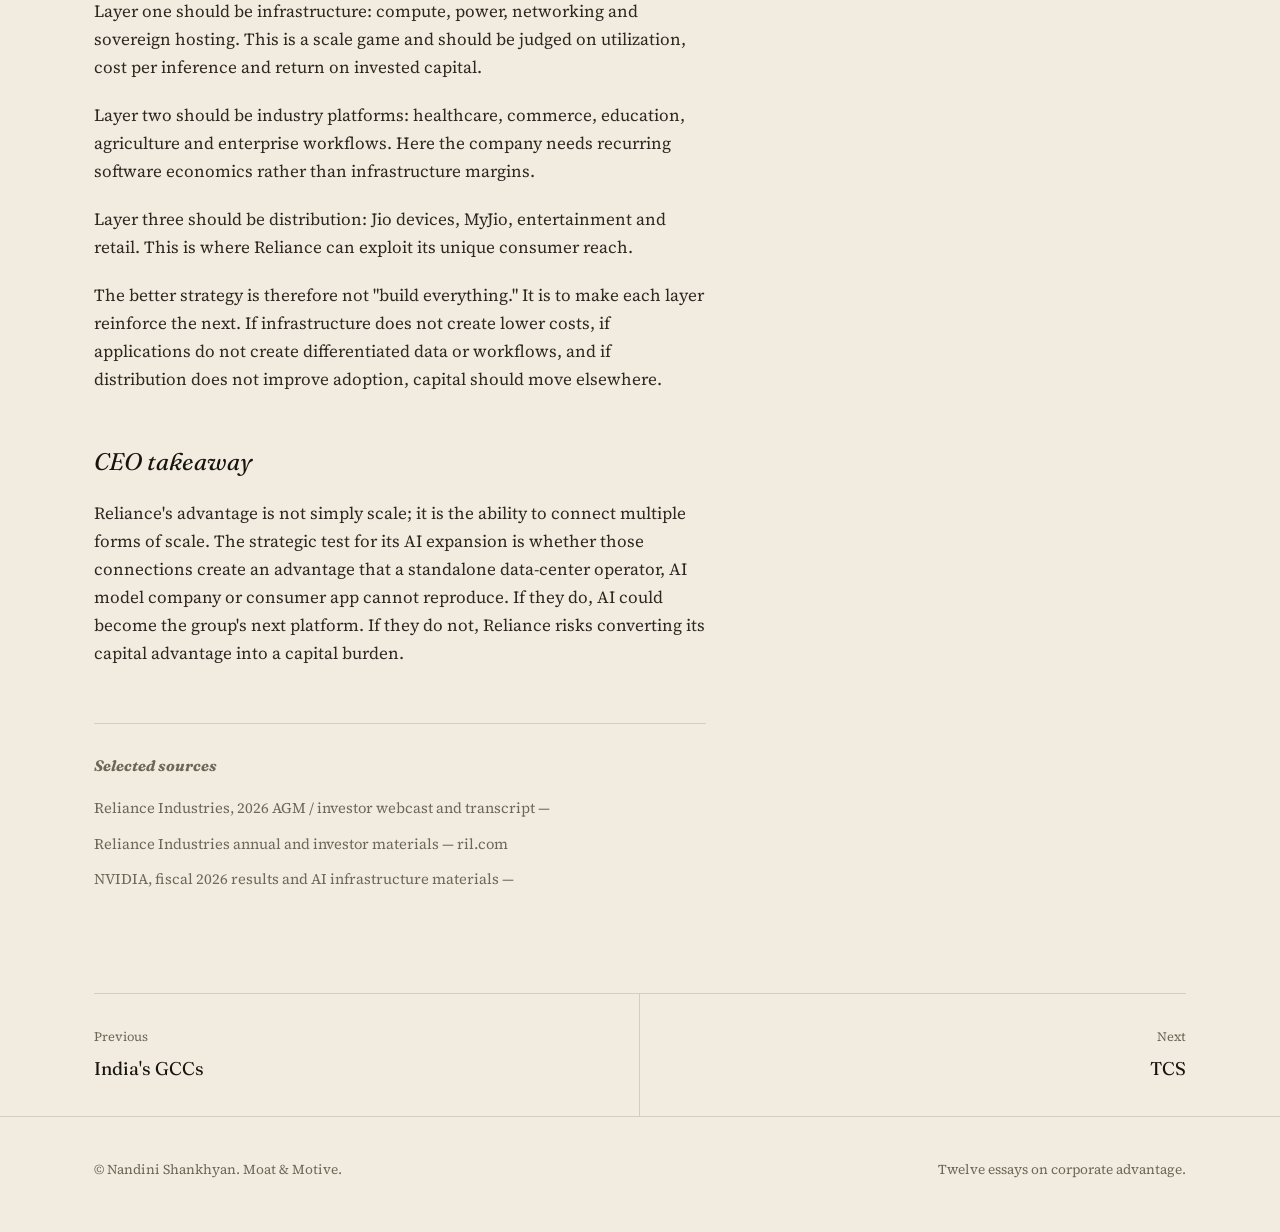
<file: articles/reliance-industries.html>
<!DOCTYPE html>
<html lang="en">
<head>
<meta charset="UTF-8">
<meta name="viewport" content="width=device-width, initial-scale=1.0">
<title>Reliance Industries — From Energy Conglomerate to India's AI Stack | Moat & Motive</title>
<meta name="description" content="Can Reliance reproduce the Jio playbook in AI—using scale, infrastructure and affordability to turn a capital-intensive technology into a mass-market platform?">
<link rel="icon" href="data:image/svg+xml,<svg xmlns="http://www.w3.org/2000/svg" viewBox="0 0 32 32"><rect width="32" height="32" fill="%23f2ece0"/><circle cx="16" cy="16" r="11" fill="none" stroke="%2318150f" stroke-width="1.6"/><circle cx="16" cy="16" r="5.5" fill="none" stroke="%2318150f" stroke-width="1.6"/></svg>">
<link rel="preconnect" href="https://fonts.googleapis.com">
<link rel="stylesheet" href="../assets/styles.css">
</head>
<body>
<header class="masthead">
  <div class="wrap">
    <a class="mark" href="../index.html">Moat &amp; Motive</a>
    <nav>
      <a href="../index.html#essays">Essays</a>
      <a href="../index.html#about">About</a>
    </nav>
  </div>
</header>

<section class="wrap article-header">
  <a class="back-link" href="../index.html#essays">&#8592; All essays</a>
  <div class="article-cover"><svg viewBox="0 0 1200 520" xmlns="http://www.w3.org/2000/svg" role="img" aria-label="Illustration for Reliance Industries"><defs><filter id="grainreliance-industries" x="-20%" y="-20%" width="140%" height="140%">
  <feTurbulence type="fractalNoise" baseFrequency="0.85" numOctaves="2" seed="10" result="noise"/>
  <feColorMatrix in="noise" type="matrix" values="0 0 0 0 0  0 0 0 0 0  0 0 0 0 0  0 0 0 0.06 0"/>
</filter></defs><rect width="1200" height="520" fill="#e3a34e"/><path d="M908 322 L867 397 L720 412 L584 391 L513 322 L580 252 L720 220 L857 253 Z" fill="none" stroke="#f4ecdb" stroke-width="3" opacity="0.85"/><rect x="906" y="304" width="5" height="26" fill="#f4ecdb" opacity="0.9"/><rect x="864" y="379" width="5" height="26" fill="#f4ecdb" opacity="0.9"/><rect x="718" y="394" width="5" height="26" fill="#f4ecdb" opacity="0.9"/><rect x="581" y="373" width="5" height="26" fill="#f4ecdb" opacity="0.9"/><rect x="511" y="304" width="5" height="26" fill="#f4ecdb" opacity="0.9"/><rect x="577" y="234" width="5" height="26" fill="#f4ecdb" opacity="0.9"/><rect x="718" y="202" width="5" height="26" fill="#f4ecdb" opacity="0.9"/><rect x="854" y="235" width="5" height="26" fill="#f4ecdb" opacity="0.9"/><path d="M656 166 L784 166 L814 343 L626 343 Z" fill="#f4ecdb"/><path d="M720 166 L784 166 L814 343 L720 343 Z" fill="#00000030"/><circle cx="737" cy="135" r="23" fill="#f4ecdb" opacity="0.50"/><circle cx="717" cy="102" r="28" fill="#f4ecdb" opacity="0.40"/><circle cx="699" cy="69" r="33" fill="#f4ecdb" opacity="0.30"/><circle cx="725" cy="35" r="38" fill="#f4ecdb" opacity="0.20"/><circle cx="108" cy="389" r="17" fill="#caa07a"/><rect x="88" y="407" width="41" height="48" rx="9" fill="#e9bdb6"/><rect x="90" y="453" width="16" height="48" rx="5" fill="#b8492f"/><rect x="110" y="453" width="16" height="48" rx="5" fill="#b8492f"/><rect x="71" y="412" width="17" height="42" rx="7" fill="#e9bdb6" transform="rotate(14 78 422)"/><circle cx="228" cy="374" r="19" fill="#caa07a"/><rect x="205" y="394" width="45" height="54" rx="10" fill="#f6f1e6"/><rect x="207" y="445" width="18" height="54" rx="6" fill="#5b6b78"/><rect x="230" y="445" width="18" height="54" rx="6" fill="#5b6b78"/><rect x="187" y="400" width="19" height="47" rx="8" fill="#f6f1e6" transform="rotate(14 194 411)"/><circle cx="341" cy="359" r="21" fill="#caa07a"/><rect x="316" y="381" width="50" height="60" rx="11" fill="#f6f1e6"/><rect x="319" y="437" width="20" height="60" rx="6" fill="#2c3e50"/><rect x="344" y="437" width="20" height="60" rx="6" fill="#2c3e50"/><rect x="361" y="362" width="39" height="11" rx="5" fill="#f6f1e6" transform="rotate(-42 361 367)"/><rect width="1200" height="520" filter="url(#grainreliance-industries)"/></svg></div>
  <div class="eyebrow-row"><span class="dot"></span> Essay 01 of 12</div>
  <h1>Reliance Industries — From Energy Conglomerate to India's AI Stack</h1>
  <p class="deck">Can Reliance reproduce the Jio playbook in AI—using scale, infrastructure and affordability to turn a capital-intensive technology into a mass-market platform?</p>
</section>

<section class="wrap article-body">
  <div class="col">
      <h2>The strategic starting point</h2>
      <p>Reliance's most important strategic characteristic is not that it operates in many industries. It is that its businesses can reinforce one another. The legacy energy businesses generate cash and industrial capabilities; Jio provides connectivity and a huge digital distribution base; Reliance Retail provides physical distribution and consumer data; and the group can deploy capital into new infrastructure at a scale that few Indian competitors can match.</p>
      <p>That architecture has produced a distinctive form of advantage: Reliance can tolerate a long investment cycle because it can monetize several layers of the same ecosystem. Jio did not merely sell telecom minutes. It lowered the price of data, expanded usage, created a large installed base and then built services around that base. The strategic question is whether AI can follow the same curve.</p>
      <h2>The problem Reliance is trying to solve</h2>
      <p>AI adoption in India has a structural bottleneck: high-quality compute is expensive, specialized talent is scarce, and much of the frontier technology is controlled outside India. Reliance's response is to build infrastructure rather than remain a downstream consumer. Its 2026 AGM materials describe a sovereign AI backbone in Jamnagar, an initial 120 MW target, advanced NVIDIA infrastructure, partnerships with Google and Meta, and a portfolio of India-focused applications.</p>
      <p>The logic is familiar: own the scarce infrastructure, lower unit costs, distribute through an existing network, and capture demand that becomes possible once the price barrier falls. But the strategy is much more capital intensive than Jio's original connectivity proposition. AI infrastructure can become obsolete faster than telecom infrastructure, while model performance is moving at a speed that makes technology-selection risk unusually high.</p>
      <h2>What makes the strategy defensible</h2>
      <p>Reliance has four potential sources of advantage. First is capital: the ability to finance infrastructure before demand is fully proven. Second is distribution: hundreds of millions of Jio users create an unusually large test bed. Third is localization: Indian-language interfaces, local data governance and India-specific use cases can matter where global products are designed primarily for English-speaking markets. Fourth is vertical integration: clean energy, data centers, connectivity, devices, retail and consumer platforms can potentially be linked.</p>
      <p>The strongest part of the strategy is therefore not any single AI model. It is the ability to combine infrastructure, distribution and local execution.</p>
      <h2>Where the moat is threatened</h2>
      <p>The principal risk is commoditization. If compute prices fall rapidly because of global supply expansion, owning large infrastructure may cease to be a differentiator. A second risk is that frontier model developers capture the highest-value layer, leaving infrastructure providers with lower returns. A third is organizational complexity: Reliance is attempting energy, telecom, retail, media, AI and new energy simultaneously. Conglomerate breadth creates optionality, but it can also obscure capital allocation.</p>
      <p>There is also a strategic paradox. Jio succeeded partly by making a scarce resource—data connectivity—cheap. If Reliance makes AI compute equally cheap, it may accelerate the commoditization of the very infrastructure it has invested in.</p>
      <h2>What Reliance should do next</h2>
      <p>Reliance should avoid treating "AI" as a single business. It should build a three-layer portfolio with explicit hurdle rates.</p>
      <p>Layer one should be infrastructure: compute, power, networking and sovereign hosting. This is a scale game and should be judged on utilization, cost per inference and return on invested capital.</p>
      <p>Layer two should be industry platforms: healthcare, commerce, education, agriculture and enterprise workflows. Here the company needs recurring software economics rather than infrastructure margins.</p>
      <p>Layer three should be distribution: Jio devices, MyJio, entertainment and retail. This is where Reliance can exploit its unique consumer reach.</p>
      <p>The better strategy is therefore not "build everything." It is to make each layer reinforce the next. If infrastructure does not create lower costs, if applications do not create differentiated data or workflows, and if distribution does not improve adoption, capital should move elsewhere.</p>
      <h2>CEO takeaway</h2>
      <p>Reliance's advantage is not simply scale; it is the ability to connect multiple forms of scale. The strategic test for its AI expansion is whether those connections create an advantage that a standalone data-center operator, AI model company or consumer app cannot reproduce. If they do, AI could become the group's next platform. If they do not, Reliance risks converting its capital advantage into a capital burden.</p>
    <div class="sources">
      <h3>Selected sources</h3>
      <ul>
        <li>Reliance Industries, 2026 AGM / investor webcast and transcript —</li>
        <li>Reliance Industries annual and investor materials — ril.com</li>
        <li>NVIDIA, fiscal 2026 results and AI infrastructure materials —</li>
      </ul>
    </div>
  </div>
</section>

<section class="wrap">
  <div class="pager">
    <a class="prev" href="indias-gccs.html">
      <span class="label">Previous</span>
      <span class="title">India's GCCs</span>
    </a>
    <a class="next" href="tcs.html">
      <span class="label">Next</span>
      <span class="title">TCS</span>
    </a>
  </div>
</section>

<footer>
  <div class="wrap">
    <span>&copy; Nandini Shankhyan. Moat & Motive.</span>
    <span>Twelve essays on corporate advantage.</span>
  </div>
</footer>
</body>
</html>
</file>
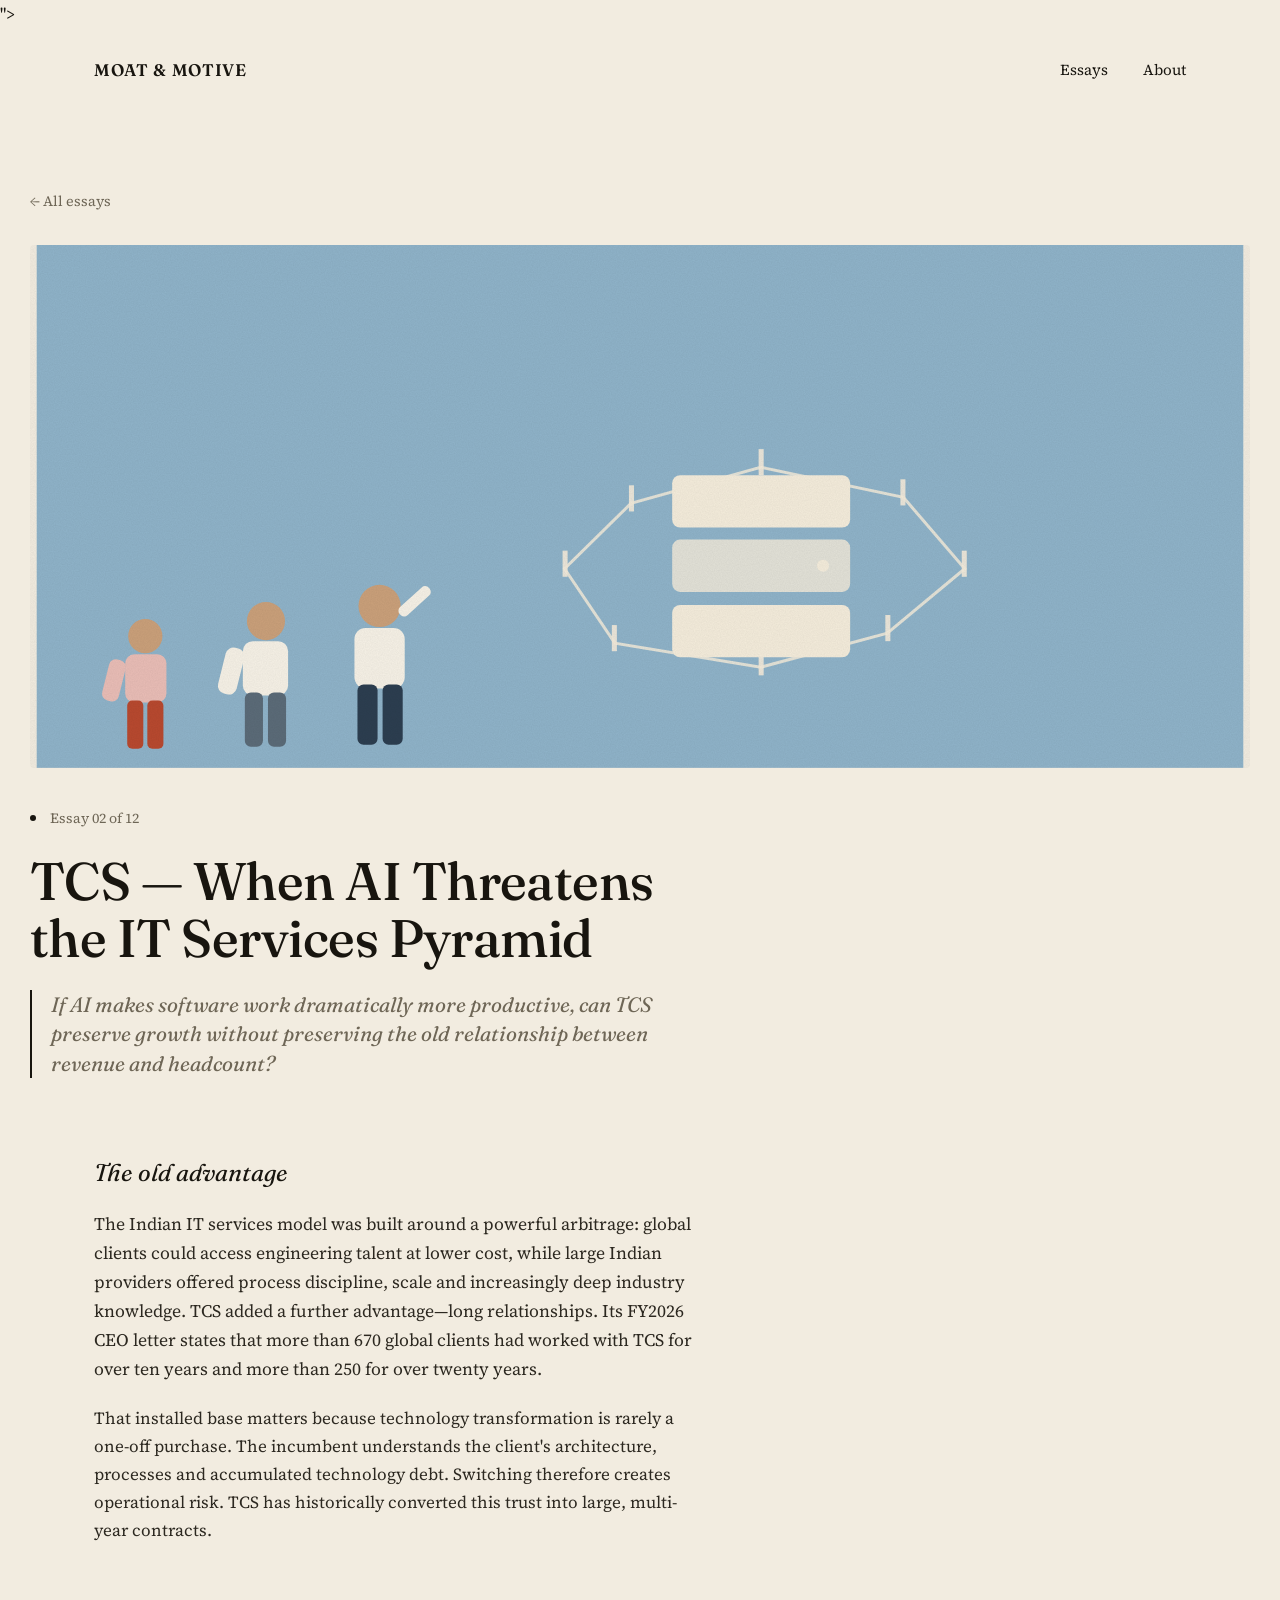
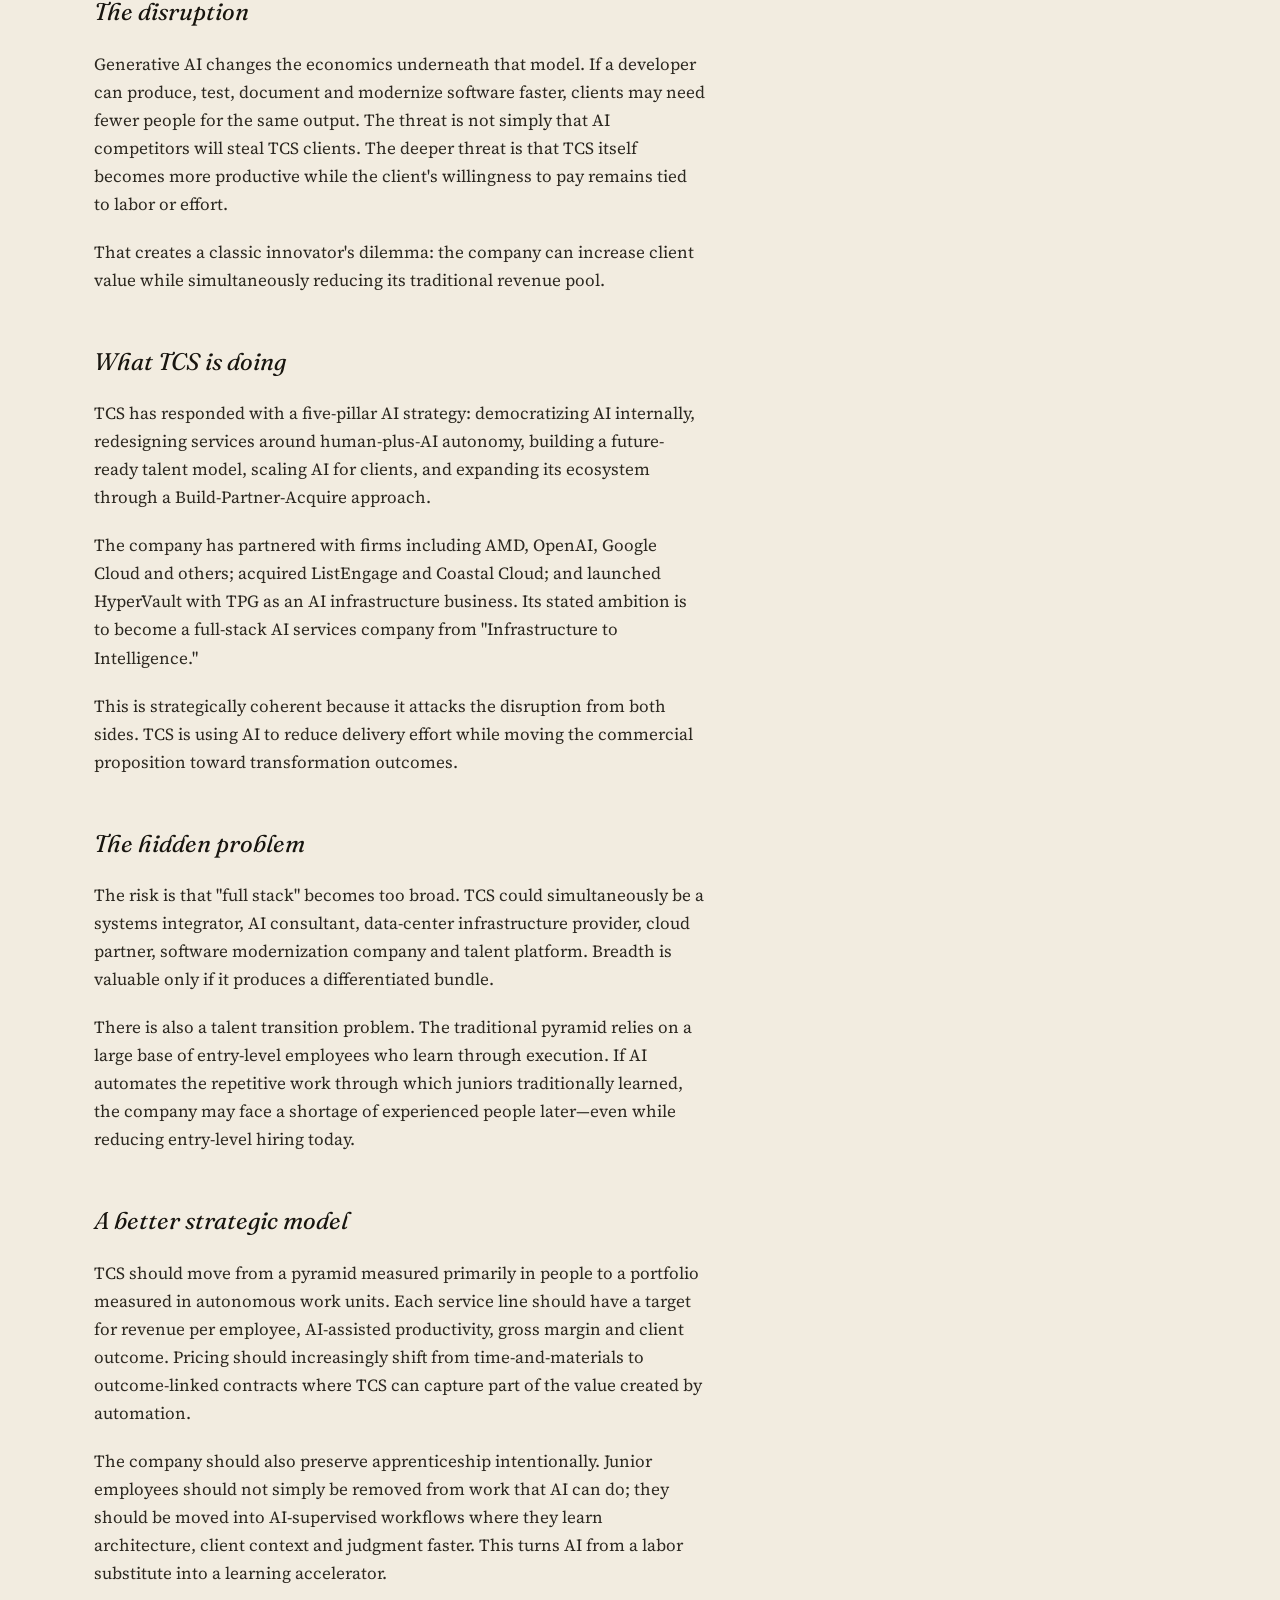
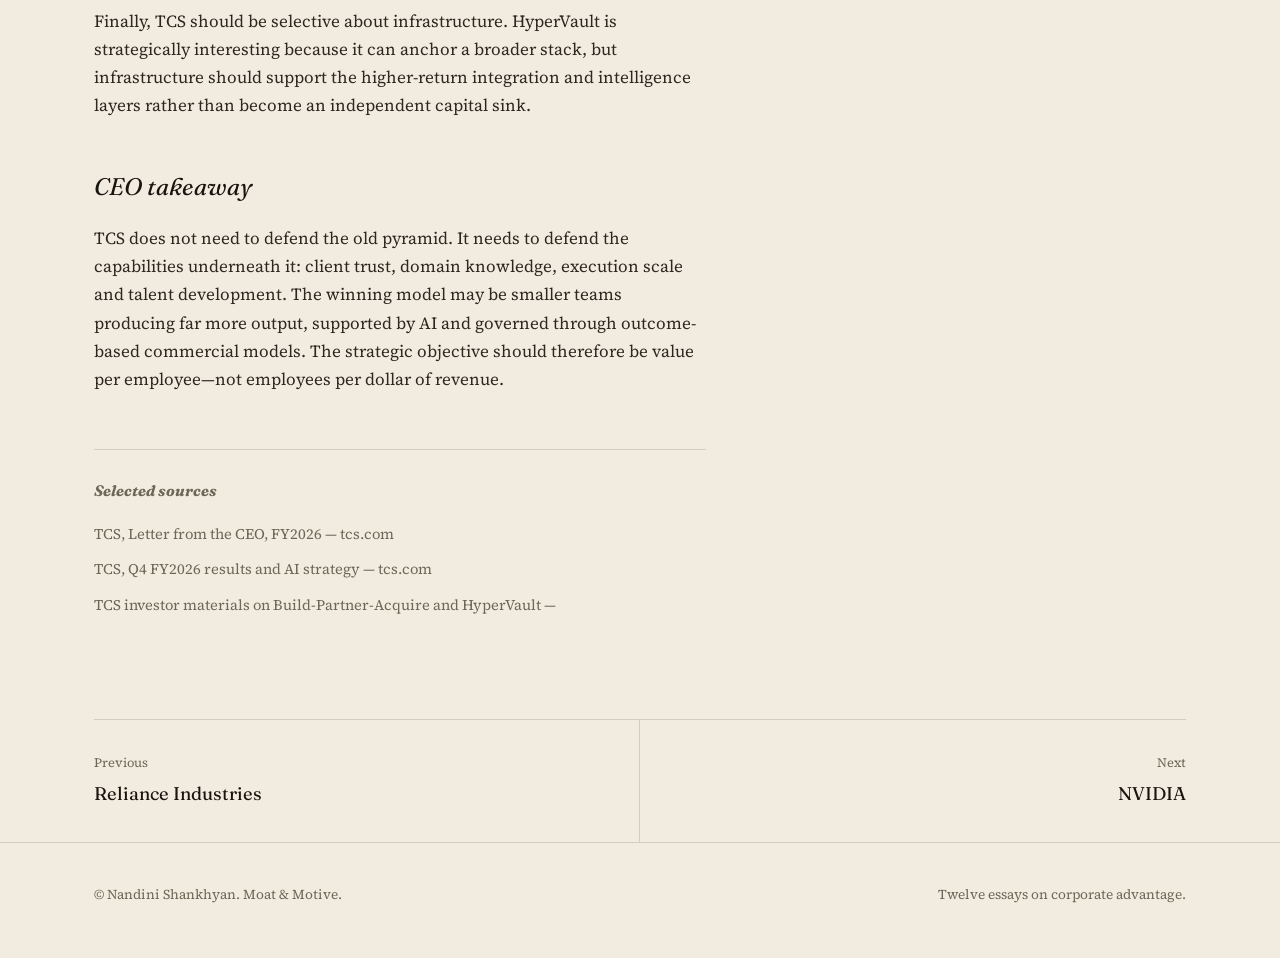
<file: articles/tcs.html>
<!DOCTYPE html>
<html lang="en">
<head>
<meta charset="UTF-8">
<meta name="viewport" content="width=device-width, initial-scale=1.0">
<title>TCS — When AI Threatens the IT Services Pyramid | Moat & Motive</title>
<meta name="description" content="If AI makes software work dramatically more productive, can TCS preserve growth without preserving the old relationship between revenue and headcount?">
<link rel="icon" href="data:image/svg+xml,<svg xmlns="http://www.w3.org/2000/svg" viewBox="0 0 32 32"><rect width="32" height="32" fill="%23f2ece0"/><circle cx="16" cy="16" r="11" fill="none" stroke="%2318150f" stroke-width="1.6"/><circle cx="16" cy="16" r="5.5" fill="none" stroke="%2318150f" stroke-width="1.6"/></svg>">
<link rel="preconnect" href="https://fonts.googleapis.com">
<link rel="stylesheet" href="../assets/styles.css">
</head>
<body>
<header class="masthead">
  <div class="wrap">
    <a class="mark" href="../index.html">Moat &amp; Motive</a>
    <nav>
      <a href="../index.html#essays">Essays</a>
      <a href="../index.html#about">About</a>
    </nav>
  </div>
</header>

<section class="wrap article-header">
  <a class="back-link" href="../index.html#essays">&#8592; All essays</a>
  <div class="article-cover"><svg viewBox="0 0 1200 520" xmlns="http://www.w3.org/2000/svg" role="img" aria-label="Illustration for TCS"><defs><filter id="graintcs" x="-20%" y="-20%" width="140%" height="140%">
  <feTurbulence type="fractalNoise" baseFrequency="0.85" numOctaves="2" seed="17" result="noise"/>
  <feColorMatrix in="noise" type="matrix" values="0 0 0 0 0  0 0 0 0 0  0 0 0 0 0  0 0 0 0.06 0"/>
</filter></defs><rect width="1200" height="520" fill="#8fb3c9"/><path d="M923 322 L846 386 L720 420 L575 396 L525 322 L591 257 L720 221 L862 251 Z" fill="none" stroke="#f4ecdb" stroke-width="3" opacity="0.85"/><rect x="920" y="304" width="5" height="26" fill="#f4ecdb" opacity="0.9"/><rect x="844" y="368" width="5" height="26" fill="#f4ecdb" opacity="0.9"/><rect x="718" y="402" width="5" height="26" fill="#f4ecdb" opacity="0.9"/><rect x="572" y="378" width="5" height="26" fill="#f4ecdb" opacity="0.9"/><rect x="523" y="304" width="5" height="26" fill="#f4ecdb" opacity="0.9"/><rect x="589" y="239" width="5" height="26" fill="#f4ecdb" opacity="0.9"/><rect x="718" y="203" width="5" height="26" fill="#f4ecdb" opacity="0.9"/><rect x="859" y="233" width="5" height="26" fill="#f4ecdb" opacity="0.9"/><rect x="632" y="229" width="177" height="52" rx="8" fill="#f4ecdb" opacity="1.0"/><circle cx="782" cy="255" r="6" fill="#f4ecdb"/><rect x="632" y="293" width="177" height="52" rx="8" fill="#f4ecdb" opacity="0.82"/><circle cx="782" cy="319" r="6" fill="#f4ecdb"/><rect x="632" y="358" width="177" height="52" rx="8" fill="#f4ecdb" opacity="1.0"/><circle cx="782" cy="384" r="6" fill="#f4ecdb"/><circle cx="108" cy="389" r="17" fill="#caa07a"/><rect x="88" y="407" width="41" height="48" rx="9" fill="#e9bdb6"/><rect x="90" y="453" width="16" height="48" rx="5" fill="#b8492f"/><rect x="110" y="453" width="16" height="48" rx="5" fill="#b8492f"/><rect x="71" y="412" width="17" height="42" rx="7" fill="#e9bdb6" transform="rotate(14 78 422)"/><circle cx="228" cy="374" r="19" fill="#caa07a"/><rect x="205" y="394" width="45" height="54" rx="10" fill="#f6f1e6"/><rect x="207" y="445" width="18" height="54" rx="6" fill="#5b6b78"/><rect x="230" y="445" width="18" height="54" rx="6" fill="#5b6b78"/><rect x="187" y="400" width="19" height="47" rx="8" fill="#f6f1e6" transform="rotate(14 194 411)"/><circle cx="341" cy="359" r="21" fill="#caa07a"/><rect x="316" y="381" width="50" height="60" rx="11" fill="#f6f1e6"/><rect x="319" y="437" width="20" height="60" rx="6" fill="#2c3e50"/><rect x="344" y="437" width="20" height="60" rx="6" fill="#2c3e50"/><rect x="361" y="362" width="39" height="11" rx="5" fill="#f6f1e6" transform="rotate(-42 361 367)"/><rect width="1200" height="520" filter="url(#graintcs)"/></svg></div>
  <div class="eyebrow-row"><span class="dot"></span> Essay 02 of 12</div>
  <h1>TCS — When AI Threatens the IT Services Pyramid</h1>
  <p class="deck">If AI makes software work dramatically more productive, can TCS preserve growth without preserving the old relationship between revenue and headcount?</p>
</section>

<section class="wrap article-body">
  <div class="col">
      <h2>The old advantage</h2>
      <p>The Indian IT services model was built around a powerful arbitrage: global clients could access engineering talent at lower cost, while large Indian providers offered process discipline, scale and increasingly deep industry knowledge. TCS added a further advantage—long relationships. Its FY2026 CEO letter states that more than 670 global clients had worked with TCS for over ten years and more than 250 for over twenty years.</p>
      <p>That installed base matters because technology transformation is rarely a one-off purchase. The incumbent understands the client's architecture, processes and accumulated technology debt. Switching therefore creates operational risk. TCS has historically converted this trust into large, multi-year contracts.</p>
      <h2>The disruption</h2>
      <p>Generative AI changes the economics underneath that model. If a developer can produce, test, document and modernize software faster, clients may need fewer people for the same output. The threat is not simply that AI competitors will steal TCS clients. The deeper threat is that TCS itself becomes more productive while the client's willingness to pay remains tied to labor or effort.</p>
      <p>That creates a classic innovator's dilemma: the company can increase client value while simultaneously reducing its traditional revenue pool.</p>
      <h2>What TCS is doing</h2>
      <p>TCS has responded with a five-pillar AI strategy: democratizing AI internally, redesigning services around human-plus-AI autonomy, building a future-ready talent model, scaling AI for clients, and expanding its ecosystem through a Build-Partner-Acquire approach.</p>
      <p>The company has partnered with firms including AMD, OpenAI, Google Cloud and others; acquired ListEngage and Coastal Cloud; and launched HyperVault with TPG as an AI infrastructure business. Its stated ambition is to become a full-stack AI services company from "Infrastructure to Intelligence."</p>
      <p>This is strategically coherent because it attacks the disruption from both sides. TCS is using AI to reduce delivery effort while moving the commercial proposition toward transformation outcomes.</p>
      <h2>The hidden problem</h2>
      <p>The risk is that "full stack" becomes too broad. TCS could simultaneously be a systems integrator, AI consultant, data-center infrastructure provider, cloud partner, software modernization company and talent platform. Breadth is valuable only if it produces a differentiated bundle.</p>
      <p>There is also a talent transition problem. The traditional pyramid relies on a large base of entry-level employees who learn through execution. If AI automates the repetitive work through which juniors traditionally learned, the company may face a shortage of experienced people later—even while reducing entry-level hiring today.</p>
      <h2>A better strategic model</h2>
      <p>TCS should move from a pyramid measured primarily in people to a portfolio measured in autonomous work units. Each service line should have a target for revenue per employee, AI-assisted productivity, gross margin and client outcome. Pricing should increasingly shift from time-and-materials to outcome-linked contracts where TCS can capture part of the value created by automation.</p>
      <p>The company should also preserve apprenticeship intentionally. Junior employees should not simply be removed from work that AI can do; they should be moved into AI-supervised workflows where they learn architecture, client context and judgment faster. This turns AI from a labor substitute into a learning accelerator.</p>
      <p>Finally, TCS should be selective about infrastructure. HyperVault is strategically interesting because it can anchor a broader stack, but infrastructure should support the higher-return integration and intelligence layers rather than become an independent capital sink.</p>
      <h2>CEO takeaway</h2>
      <p>TCS does not need to defend the old pyramid. It needs to defend the capabilities underneath it: client trust, domain knowledge, execution scale and talent development. The winning model may be smaller teams producing far more output, supported by AI and governed through outcome-based commercial models. The strategic objective should therefore be value per employee—not employees per dollar of revenue.</p>
    <div class="sources">
      <h3>Selected sources</h3>
      <ul>
        <li>TCS, Letter from the CEO, FY2026 — tcs.com</li>
        <li>TCS, Q4 FY2026 results and AI strategy — tcs.com</li>
        <li>TCS investor materials on Build-Partner-Acquire and HyperVault —</li>
      </ul>
    </div>
  </div>
</section>

<section class="wrap">
  <div class="pager">
    <a class="prev" href="reliance-industries.html">
      <span class="label">Previous</span>
      <span class="title">Reliance Industries</span>
    </a>
    <a class="next" href="nvidia.html">
      <span class="label">Next</span>
      <span class="title">NVIDIA</span>
    </a>
  </div>
</section>

<footer>
  <div class="wrap">
    <span>&copy; Nandini Shankhyan. Moat & Motive.</span>
    <span>Twelve essays on corporate advantage.</span>
  </div>
</footer>
</body>
</html>
</file>
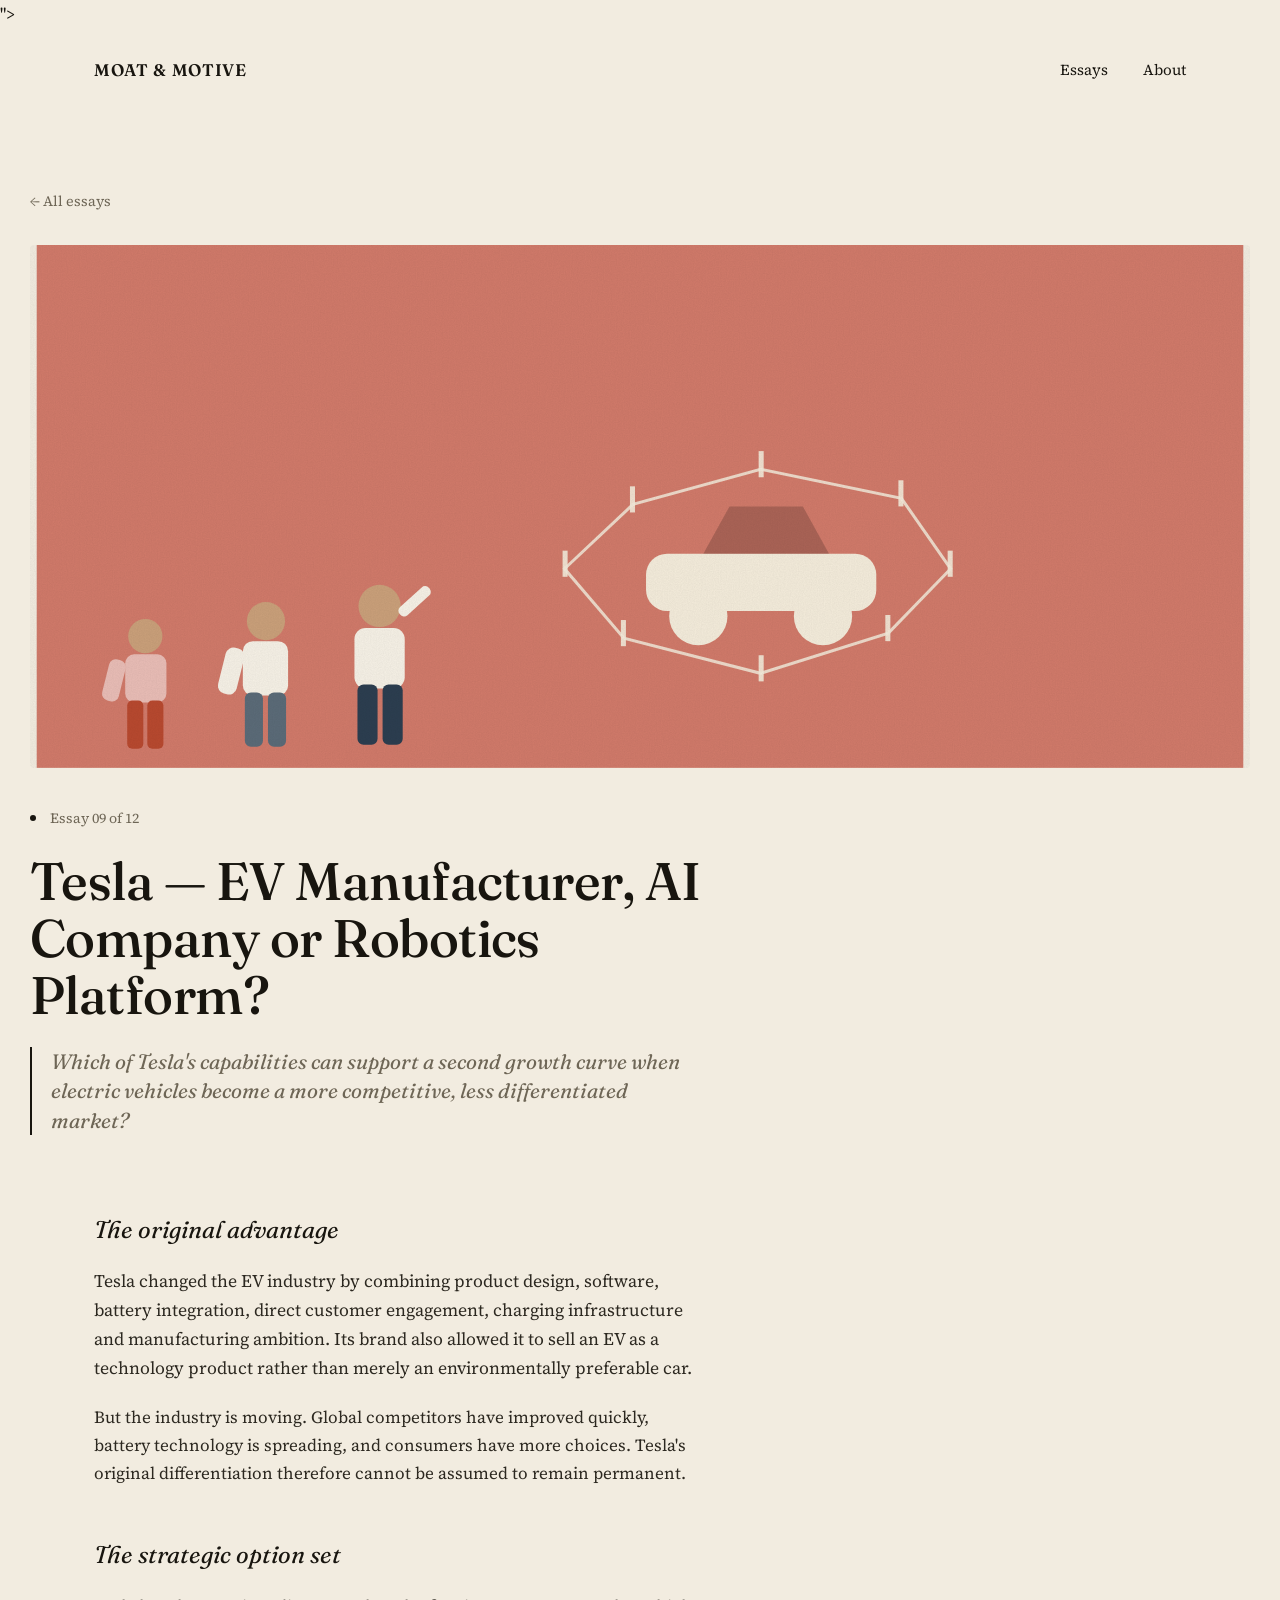
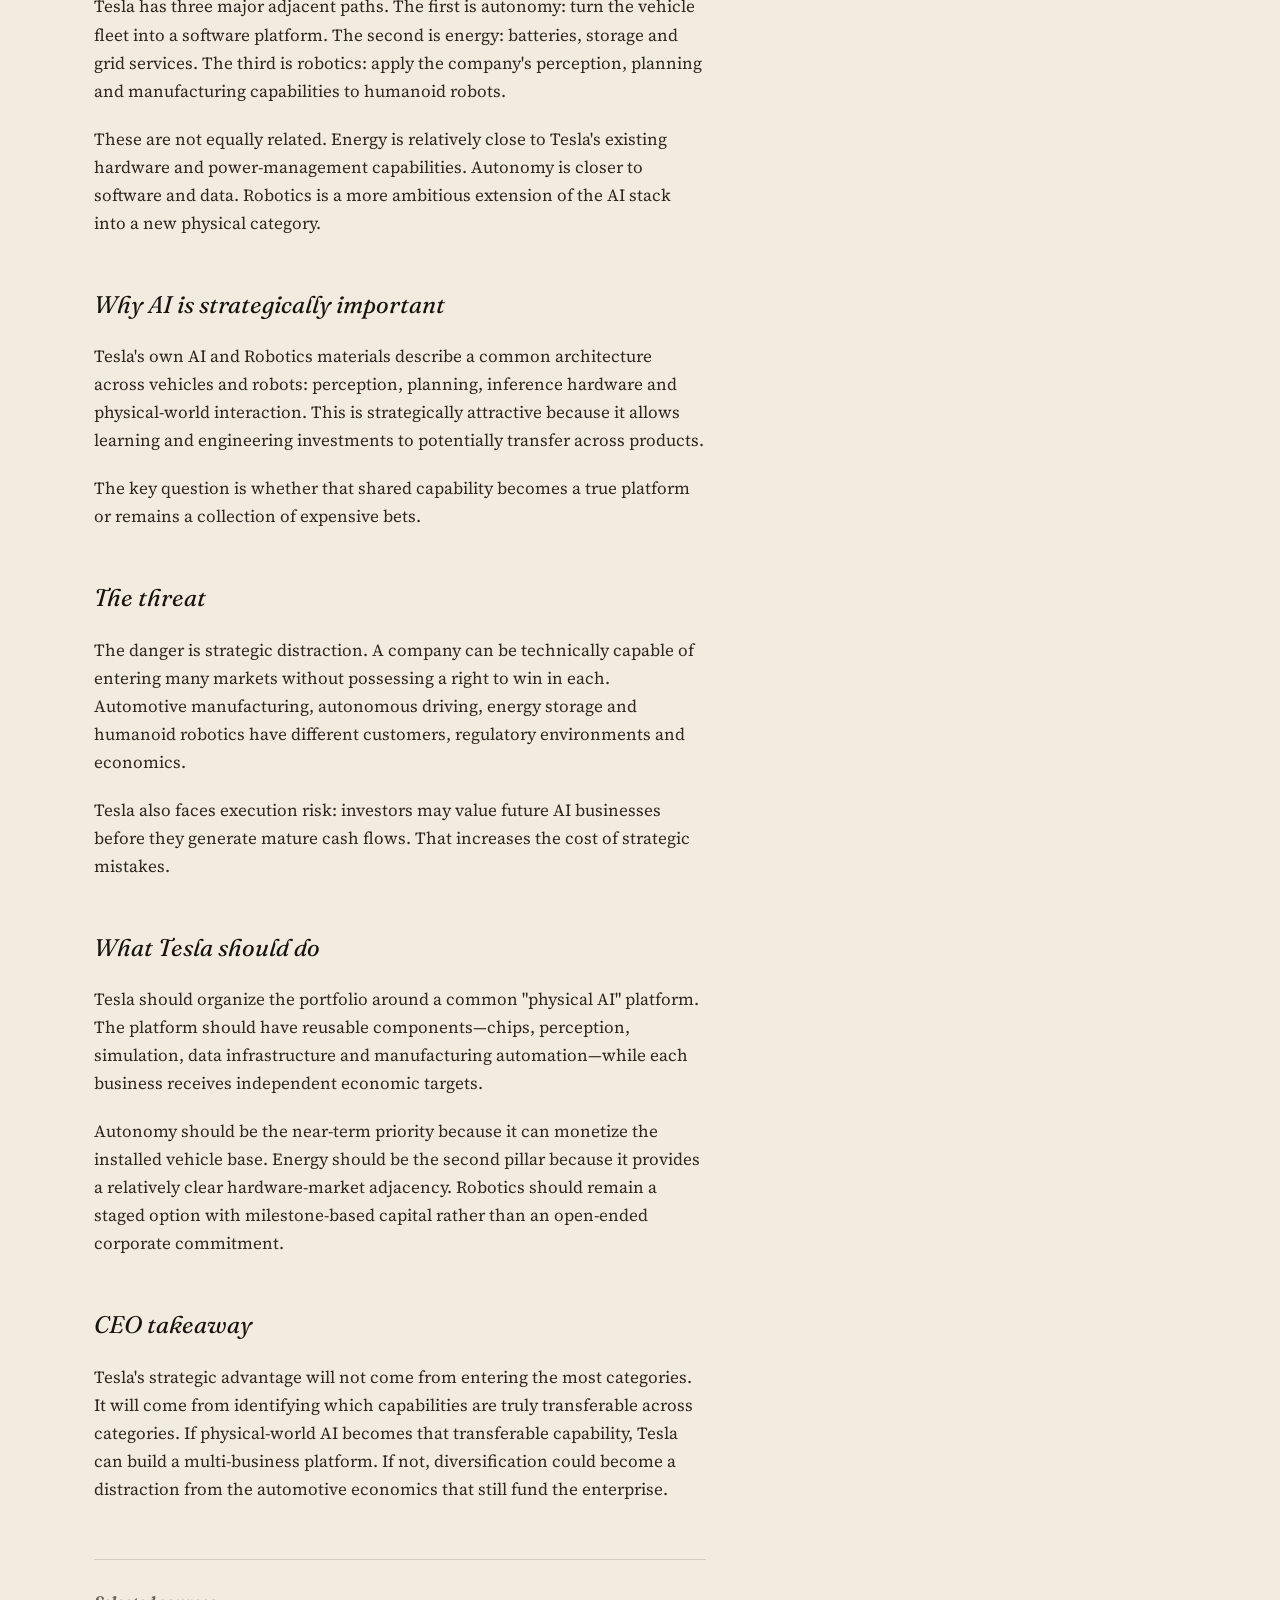
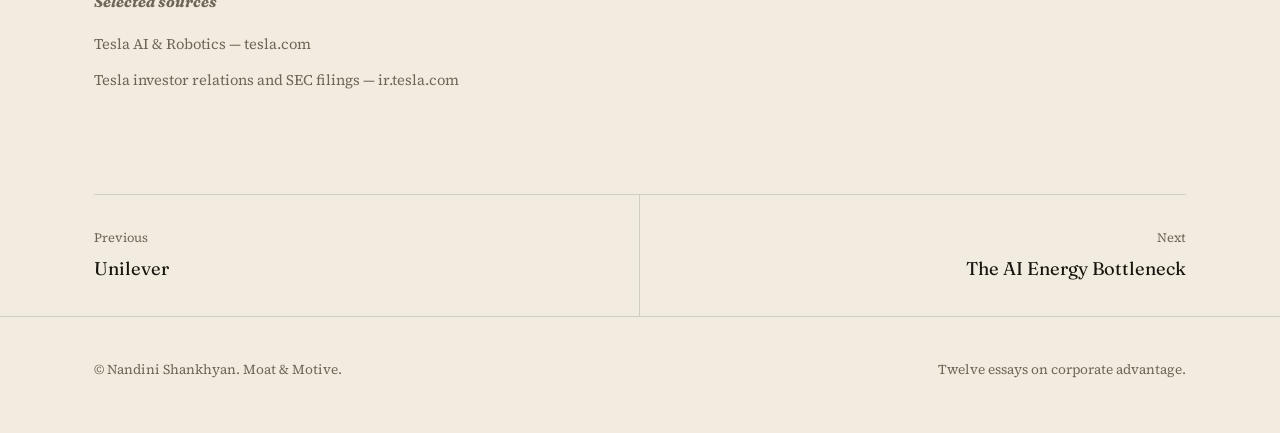
<file: articles/tesla.html>
<!DOCTYPE html>
<html lang="en">
<head>
<meta charset="UTF-8">
<meta name="viewport" content="width=device-width, initial-scale=1.0">
<title>Tesla — EV Manufacturer, AI Company or Robotics Platform? | Moat & Motive</title>
<meta name="description" content="Which of Tesla's capabilities can support a second growth curve when electric vehicles become a more competitive, less differentiated market?">
<link rel="icon" href="data:image/svg+xml,<svg xmlns="http://www.w3.org/2000/svg" viewBox="0 0 32 32"><rect width="32" height="32" fill="%23f2ece0"/><circle cx="16" cy="16" r="11" fill="none" stroke="%2318150f" stroke-width="1.6"/><circle cx="16" cy="16" r="5.5" fill="none" stroke="%2318150f" stroke-width="1.6"/></svg>">
<link rel="preconnect" href="https://fonts.googleapis.com">
<link rel="stylesheet" href="../assets/styles.css">
</head>
<body>
<header class="masthead">
  <div class="wrap">
    <a class="mark" href="../index.html">Moat &amp; Motive</a>
    <nav>
      <a href="../index.html#essays">Essays</a>
      <a href="../index.html#about">About</a>
    </nav>
  </div>
</header>

<section class="wrap article-header">
  <a class="back-link" href="../index.html#essays">&#8592; All essays</a>
  <div class="article-cover"><svg viewBox="0 0 1200 520" xmlns="http://www.w3.org/2000/svg" role="img" aria-label="Illustration for Tesla"><defs><filter id="graintesla" x="-20%" y="-20%" width="140%" height="140%">
  <feTurbulence type="fractalNoise" baseFrequency="0.85" numOctaves="2" seed="66" result="noise"/>
  <feColorMatrix in="noise" type="matrix" values="0 0 0 0 0  0 0 0 0 0  0 0 0 0 0  0 0 0 0.06 0"/>
</filter></defs><rect width="1200" height="520" fill="#d17a6a"/><path d="M909 322 L847 386 L720 426 L584 391 L525 322 L593 258 L720 223 L860 252 Z" fill="none" stroke="#f4ecdb" stroke-width="3" opacity="0.85"/><rect x="906" y="304" width="5" height="26" fill="#f4ecdb" opacity="0.9"/><rect x="844" y="368" width="5" height="26" fill="#f4ecdb" opacity="0.9"/><rect x="718" y="408" width="5" height="26" fill="#f4ecdb" opacity="0.9"/><rect x="581" y="373" width="5" height="26" fill="#f4ecdb" opacity="0.9"/><rect x="523" y="304" width="5" height="26" fill="#f4ecdb" opacity="0.9"/><rect x="590" y="240" width="5" height="26" fill="#f4ecdb" opacity="0.9"/><rect x="718" y="205" width="5" height="26" fill="#f4ecdb" opacity="0.9"/><rect x="857" y="234" width="5" height="26" fill="#f4ecdb" opacity="0.9"/><rect x="606" y="307" width="229" height="57" rx="21" fill="#f4ecdb"/><path d="M663 307 L689 260 L762 260 L788 307 Z" fill="#00000030"/><circle cx="658" cy="369" r="29" fill="#f4ecdb"/><circle cx="782" cy="369" r="29" fill="#f4ecdb"/><circle cx="108" cy="389" r="17" fill="#caa07a"/><rect x="88" y="407" width="41" height="48" rx="9" fill="#e9bdb6"/><rect x="90" y="453" width="16" height="48" rx="5" fill="#b8492f"/><rect x="110" y="453" width="16" height="48" rx="5" fill="#b8492f"/><rect x="71" y="412" width="17" height="42" rx="7" fill="#e9bdb6" transform="rotate(14 78 422)"/><circle cx="228" cy="374" r="19" fill="#caa07a"/><rect x="205" y="394" width="45" height="54" rx="10" fill="#f6f1e6"/><rect x="207" y="445" width="18" height="54" rx="6" fill="#5b6b78"/><rect x="230" y="445" width="18" height="54" rx="6" fill="#5b6b78"/><rect x="187" y="400" width="19" height="47" rx="8" fill="#f6f1e6" transform="rotate(14 194 411)"/><circle cx="341" cy="359" r="21" fill="#caa07a"/><rect x="316" y="381" width="50" height="60" rx="11" fill="#f6f1e6"/><rect x="319" y="437" width="20" height="60" rx="6" fill="#2c3e50"/><rect x="344" y="437" width="20" height="60" rx="6" fill="#2c3e50"/><rect x="361" y="362" width="39" height="11" rx="5" fill="#f6f1e6" transform="rotate(-42 361 367)"/><rect width="1200" height="520" filter="url(#graintesla)"/></svg></div>
  <div class="eyebrow-row"><span class="dot"></span> Essay 09 of 12</div>
  <h1>Tesla — EV Manufacturer, AI Company or Robotics Platform?</h1>
  <p class="deck">Which of Tesla's capabilities can support a second growth curve when electric vehicles become a more competitive, less differentiated market?</p>
</section>

<section class="wrap article-body">
  <div class="col">
      <h2>The original advantage</h2>
      <p>Tesla changed the EV industry by combining product design, software, battery integration, direct customer engagement, charging infrastructure and manufacturing ambition. Its brand also allowed it to sell an EV as a technology product rather than merely an environmentally preferable car.</p>
      <p>But the industry is moving. Global competitors have improved quickly, battery technology is spreading, and consumers have more choices. Tesla's original differentiation therefore cannot be assumed to remain permanent.</p>
      <h2>The strategic option set</h2>
      <p>Tesla has three major adjacent paths. The first is autonomy: turn the vehicle fleet into a software platform. The second is energy: batteries, storage and grid services. The third is robotics: apply the company's perception, planning and manufacturing capabilities to humanoid robots.</p>
      <p>These are not equally related. Energy is relatively close to Tesla's existing hardware and power-management capabilities. Autonomy is closer to software and data. Robotics is a more ambitious extension of the AI stack into a new physical category.</p>
      <h2>Why AI is strategically important</h2>
      <p>Tesla's own AI and Robotics materials describe a common architecture across vehicles and robots: perception, planning, inference hardware and physical-world interaction. This is strategically attractive because it allows learning and engineering investments to potentially transfer across products.</p>
      <p>The key question is whether that shared capability becomes a true platform or remains a collection of expensive bets.</p>
      <h2>The threat</h2>
      <p>The danger is strategic distraction. A company can be technically capable of entering many markets without possessing a right to win in each. Automotive manufacturing, autonomous driving, energy storage and humanoid robotics have different customers, regulatory environments and economics.</p>
      <p>Tesla also faces execution risk: investors may value future AI businesses before they generate mature cash flows. That increases the cost of strategic mistakes.</p>
      <h2>What Tesla should do</h2>
      <p>Tesla should organize the portfolio around a common "physical AI" platform. The platform should have reusable components—chips, perception, simulation, data infrastructure and manufacturing automation—while each business receives independent economic targets.</p>
      <p>Autonomy should be the near-term priority because it can monetize the installed vehicle base. Energy should be the second pillar because it provides a relatively clear hardware-market adjacency. Robotics should remain a staged option with milestone-based capital rather than an open-ended corporate commitment.</p>
      <h2>CEO takeaway</h2>
      <p>Tesla's strategic advantage will not come from entering the most categories. It will come from identifying which capabilities are truly transferable across categories. If physical-world AI becomes that transferable capability, Tesla can build a multi-business platform. If not, diversification could become a distraction from the automotive economics that still fund the enterprise.</p>
    <div class="sources">
      <h3>Selected sources</h3>
      <ul>
        <li>Tesla AI &amp; Robotics — tesla.com</li>
        <li>Tesla investor relations and SEC filings — ir.tesla.com</li>
      </ul>
    </div>
  </div>
</section>

<section class="wrap">
  <div class="pager">
    <a class="prev" href="unilever.html">
      <span class="label">Previous</span>
      <span class="title">Unilever</span>
    </a>
    <a class="next" href="the-ai-energy-bottleneck.html">
      <span class="label">Next</span>
      <span class="title">The AI Energy Bottleneck</span>
    </a>
  </div>
</section>

<footer>
  <div class="wrap">
    <span>&copy; Nandini Shankhyan. Moat & Motive.</span>
    <span>Twelve essays on corporate advantage.</span>
  </div>
</footer>
</body>
</html>
</file>
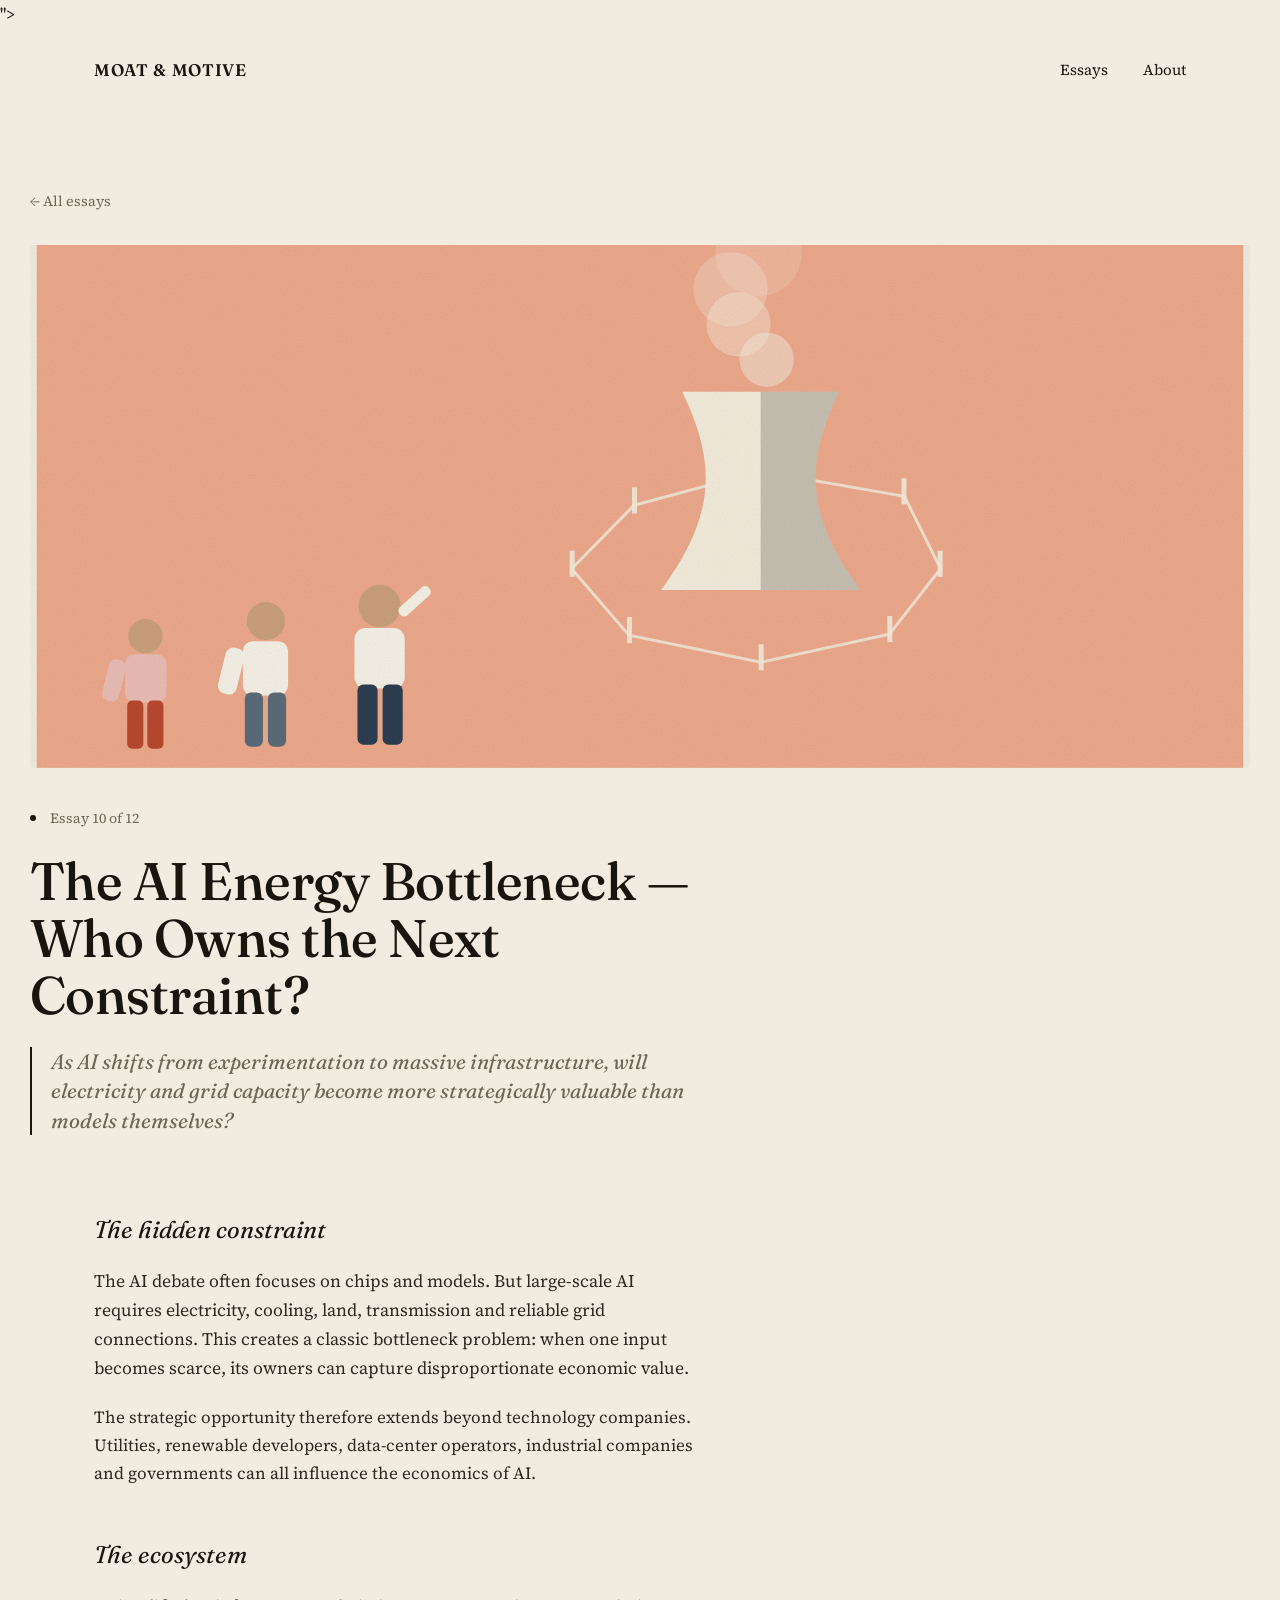
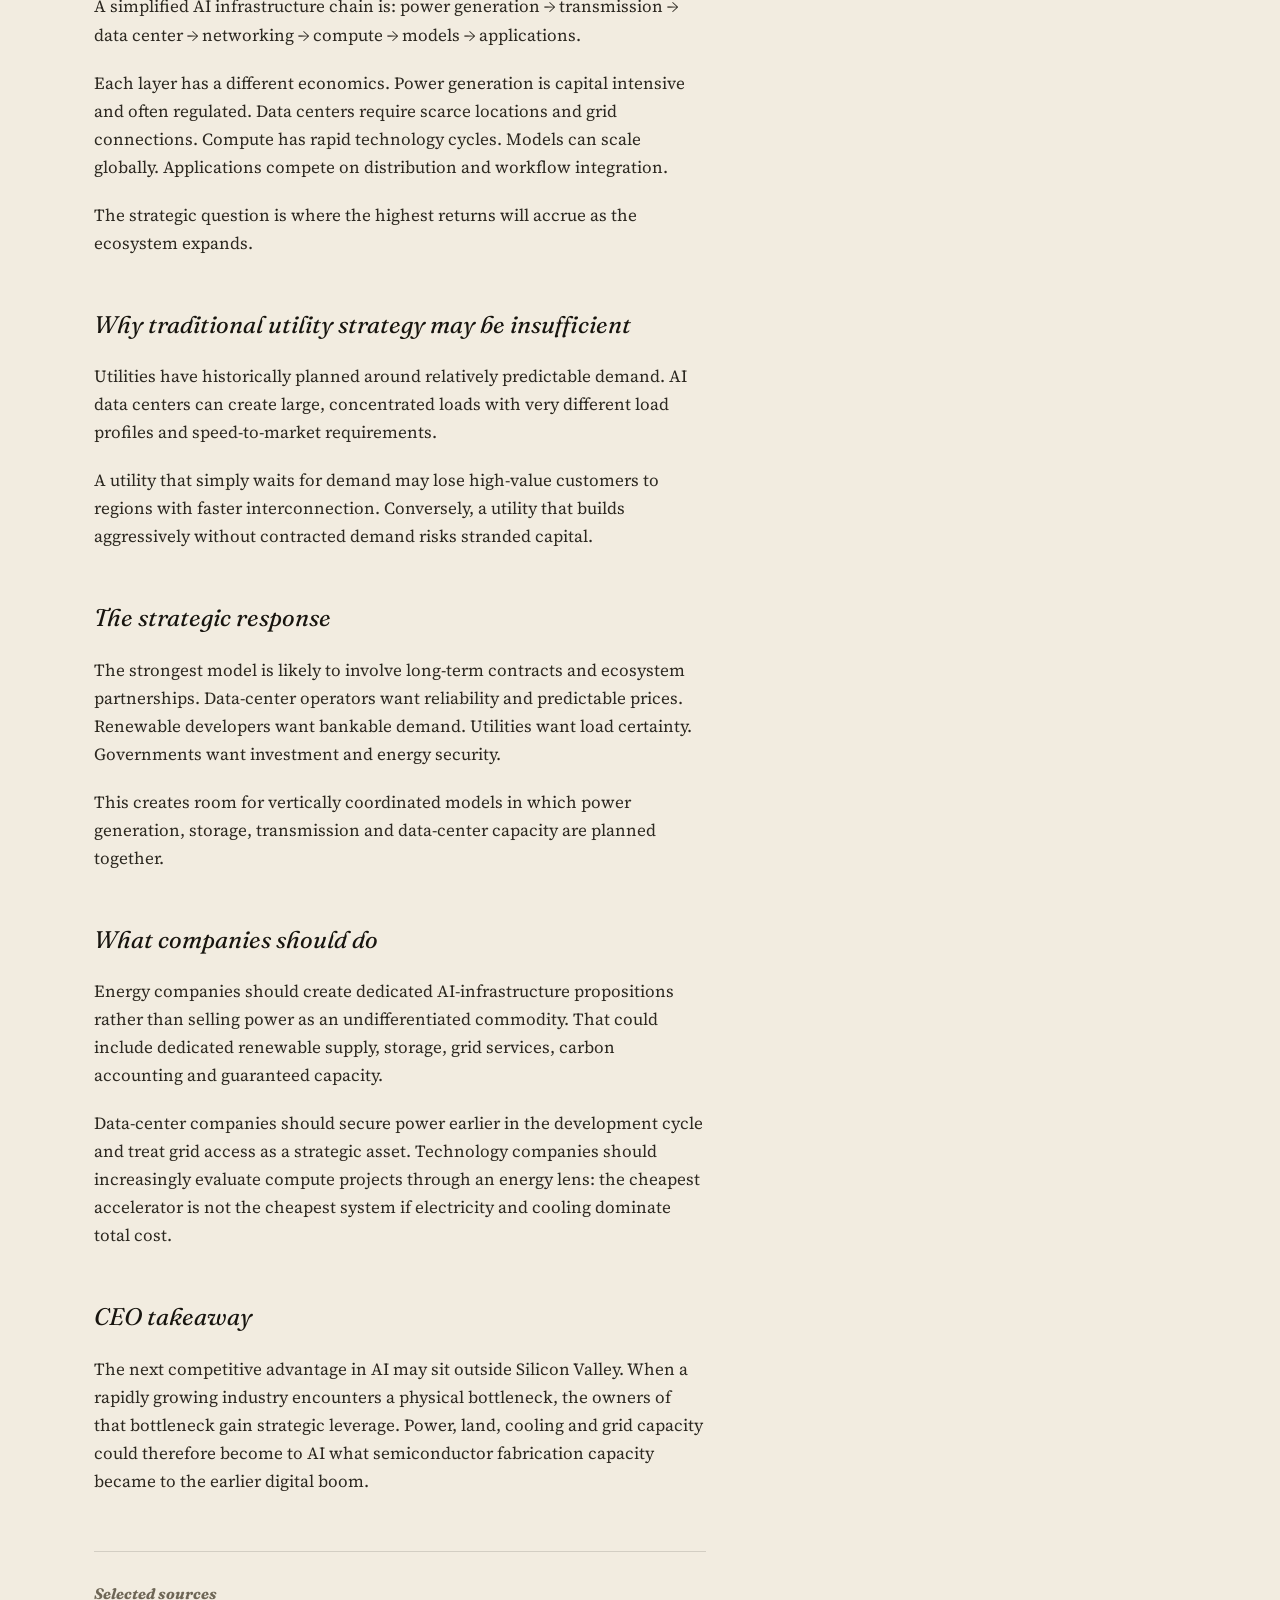
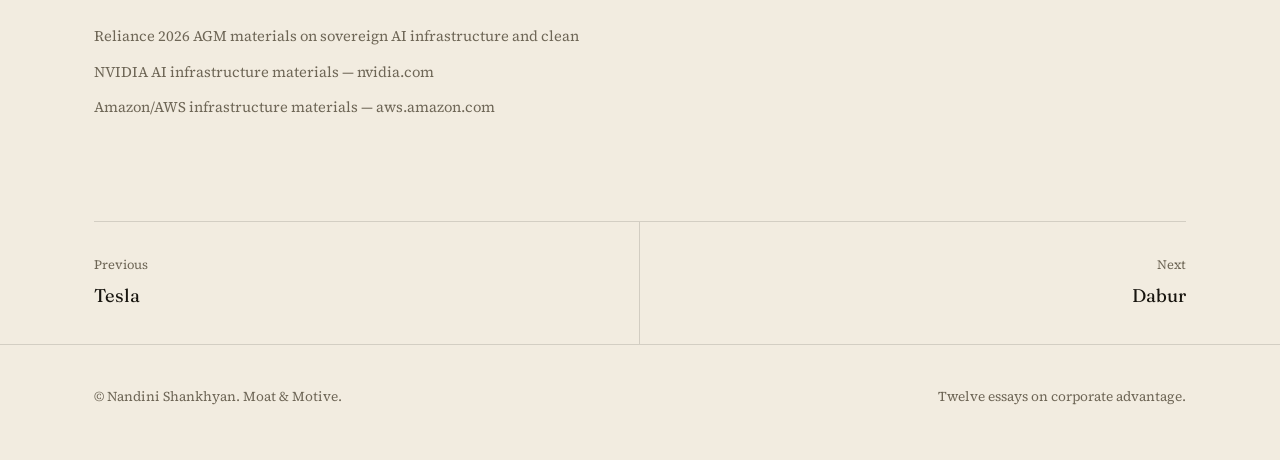
<file: articles/the-ai-energy-bottleneck.html>
<!DOCTYPE html>
<html lang="en">
<head>
<meta charset="UTF-8">
<meta name="viewport" content="width=device-width, initial-scale=1.0">
<title>The AI Energy Bottleneck — Who Owns the Next Constraint? | Moat & Motive</title>
<meta name="description" content="As AI shifts from experimentation to massive infrastructure, will electricity and grid capacity become more strategically valuable than models themselves?">
<link rel="icon" href="data:image/svg+xml,<svg xmlns="http://www.w3.org/2000/svg" viewBox="0 0 32 32"><rect width="32" height="32" fill="%23f2ece0"/><circle cx="16" cy="16" r="11" fill="none" stroke="%2318150f" stroke-width="1.6"/><circle cx="16" cy="16" r="5.5" fill="none" stroke="%2318150f" stroke-width="1.6"/></svg>">
<link rel="preconnect" href="https://fonts.googleapis.com">
<link rel="stylesheet" href="../assets/styles.css">
</head>
<body>
<header class="masthead">
  <div class="wrap">
    <a class="mark" href="../index.html">Moat &amp; Motive</a>
    <nav>
      <a href="../index.html#essays">Essays</a>
      <a href="../index.html#about">About</a>
    </nav>
  </div>
</header>

<section class="wrap article-header">
  <a class="back-link" href="../index.html#essays">&#8592; All essays</a>
  <div class="article-cover"><svg viewBox="0 0 1200 520" xmlns="http://www.w3.org/2000/svg" role="img" aria-label="Illustration for The AI Energy Bottleneck"><defs><filter id="grainthe-ai-energy-bottleneck" x="-20%" y="-20%" width="140%" height="140%">
  <feTurbulence type="fractalNoise" baseFrequency="0.85" numOctaves="2" seed="73" result="noise"/>
  <feColorMatrix in="noise" type="matrix" values="0 0 0 0 0  0 0 0 0 0  0 0 0 0 0  0 0 0 0.06 0"/>
</filter></defs><rect width="1200" height="520" fill="#eda98c"/><path d="M899 322 L848 387 L720 415 L589 388 L532 322 L594 259 L720 225 L863 250 Z" fill="none" stroke="#f4ecdb" stroke-width="3" opacity="0.85"/><rect x="896" y="304" width="5" height="26" fill="#f4ecdb" opacity="0.9"/><rect x="846" y="369" width="5" height="26" fill="#f4ecdb" opacity="0.9"/><rect x="718" y="397" width="5" height="26" fill="#f4ecdb" opacity="0.9"/><rect x="587" y="370" width="5" height="26" fill="#f4ecdb" opacity="0.9"/><rect x="530" y="304" width="5" height="26" fill="#f4ecdb" opacity="0.9"/><rect x="592" y="241" width="5" height="26" fill="#f4ecdb" opacity="0.9"/><rect x="718" y="207" width="5" height="26" fill="#f4ecdb" opacity="0.9"/><rect x="860" y="232" width="5" height="26" fill="#f4ecdb" opacity="0.9"/><path d="M621 343 C676 269 676 216 642 146 L798 146 C764 216 764 269 819 343 Z" fill="#f4ecdb"/><path d="M720 343 L819 343 C764 269 764 216 798 146 L720 146 Z" fill="#00000030"/><circle cx="726" cy="114" r="27" fill="#f4ecdb" opacity="0.50"/><circle cx="698" cy="79" r="32" fill="#f4ecdb" opacity="0.40"/><circle cx="690" cy="44" r="37" fill="#f4ecdb" opacity="0.30"/><circle cx="718" cy="8" r="43" fill="#f4ecdb" opacity="0.20"/><circle cx="108" cy="389" r="17" fill="#caa07a"/><rect x="88" y="407" width="41" height="48" rx="9" fill="#e9bdb6"/><rect x="90" y="453" width="16" height="48" rx="5" fill="#b8492f"/><rect x="110" y="453" width="16" height="48" rx="5" fill="#b8492f"/><rect x="71" y="412" width="17" height="42" rx="7" fill="#e9bdb6" transform="rotate(14 78 422)"/><circle cx="228" cy="374" r="19" fill="#caa07a"/><rect x="205" y="394" width="45" height="54" rx="10" fill="#f6f1e6"/><rect x="207" y="445" width="18" height="54" rx="6" fill="#5b6b78"/><rect x="230" y="445" width="18" height="54" rx="6" fill="#5b6b78"/><rect x="187" y="400" width="19" height="47" rx="8" fill="#f6f1e6" transform="rotate(14 194 411)"/><circle cx="341" cy="359" r="21" fill="#caa07a"/><rect x="316" y="381" width="50" height="60" rx="11" fill="#f6f1e6"/><rect x="319" y="437" width="20" height="60" rx="6" fill="#2c3e50"/><rect x="344" y="437" width="20" height="60" rx="6" fill="#2c3e50"/><rect x="361" y="362" width="39" height="11" rx="5" fill="#f6f1e6" transform="rotate(-42 361 367)"/><rect width="1200" height="520" filter="url(#grainthe-ai-energy-bottleneck)"/></svg></div>
  <div class="eyebrow-row"><span class="dot"></span> Essay 10 of 12</div>
  <h1>The AI Energy Bottleneck — Who Owns the Next Constraint?</h1>
  <p class="deck">As AI shifts from experimentation to massive infrastructure, will electricity and grid capacity become more strategically valuable than models themselves?</p>
</section>

<section class="wrap article-body">
  <div class="col">
      <h2>The hidden constraint</h2>
      <p>The AI debate often focuses on chips and models. But large-scale AI requires electricity, cooling, land, transmission and reliable grid connections. This creates a classic bottleneck problem: when one input becomes scarce, its owners can capture disproportionate economic value.</p>
      <p>The strategic opportunity therefore extends beyond technology companies. Utilities, renewable developers, data-center operators, industrial companies and governments can all influence the economics of AI.</p>
      <h2>The ecosystem</h2>
      <p>A simplified AI infrastructure chain is: power generation → transmission → data center → networking → compute → models → applications.</p>
      <p>Each layer has a different economics. Power generation is capital intensive and often regulated. Data centers require scarce locations and grid connections. Compute has rapid technology cycles. Models can scale globally. Applications compete on distribution and workflow integration.</p>
      <p>The strategic question is where the highest returns will accrue as the ecosystem expands.</p>
      <h2>Why traditional utility strategy may be insufficient</h2>
      <p>Utilities have historically planned around relatively predictable demand. AI data centers can create large, concentrated loads with very different load profiles and speed-to-market requirements.</p>
      <p>A utility that simply waits for demand may lose high-value customers to regions with faster interconnection. Conversely, a utility that builds aggressively without contracted demand risks stranded capital.</p>
      <h2>The strategic response</h2>
      <p>The strongest model is likely to involve long-term contracts and ecosystem partnerships. Data-center operators want reliability and predictable prices. Renewable developers want bankable demand. Utilities want load certainty. Governments want investment and energy security.</p>
      <p>This creates room for vertically coordinated models in which power generation, storage, transmission and data-center capacity are planned together.</p>
      <h2>What companies should do</h2>
      <p>Energy companies should create dedicated AI-infrastructure propositions rather than selling power as an undifferentiated commodity. That could include dedicated renewable supply, storage, grid services, carbon accounting and guaranteed capacity.</p>
      <p>Data-center companies should secure power earlier in the development cycle and treat grid access as a strategic asset. Technology companies should increasingly evaluate compute projects through an energy lens: the cheapest accelerator is not the cheapest system if electricity and cooling dominate total cost.</p>
      <h2>CEO takeaway</h2>
      <p>The next competitive advantage in AI may sit outside Silicon Valley. When a rapidly growing industry encounters a physical bottleneck, the owners of that bottleneck gain strategic leverage. Power, land, cooling and grid capacity could therefore become to AI what semiconductor fabrication capacity became to the earlier digital boom.</p>
    <div class="sources">
      <h3>Selected sources</h3>
      <ul>
        <li>Reliance 2026 AGM materials on sovereign AI infrastructure and clean</li>
        <li>NVIDIA AI infrastructure materials — nvidia.com</li>
        <li>Amazon/AWS infrastructure materials — aws.amazon.com</li>
      </ul>
    </div>
  </div>
</section>

<section class="wrap">
  <div class="pager">
    <a class="prev" href="tesla.html">
      <span class="label">Previous</span>
      <span class="title">Tesla</span>
    </a>
    <a class="next" href="dabur.html">
      <span class="label">Next</span>
      <span class="title">Dabur</span>
    </a>
  </div>
</section>

<footer>
  <div class="wrap">
    <span>&copy; Nandini Shankhyan. Moat & Motive.</span>
    <span>Twelve essays on corporate advantage.</span>
  </div>
</footer>
</body>
</html>
</file>
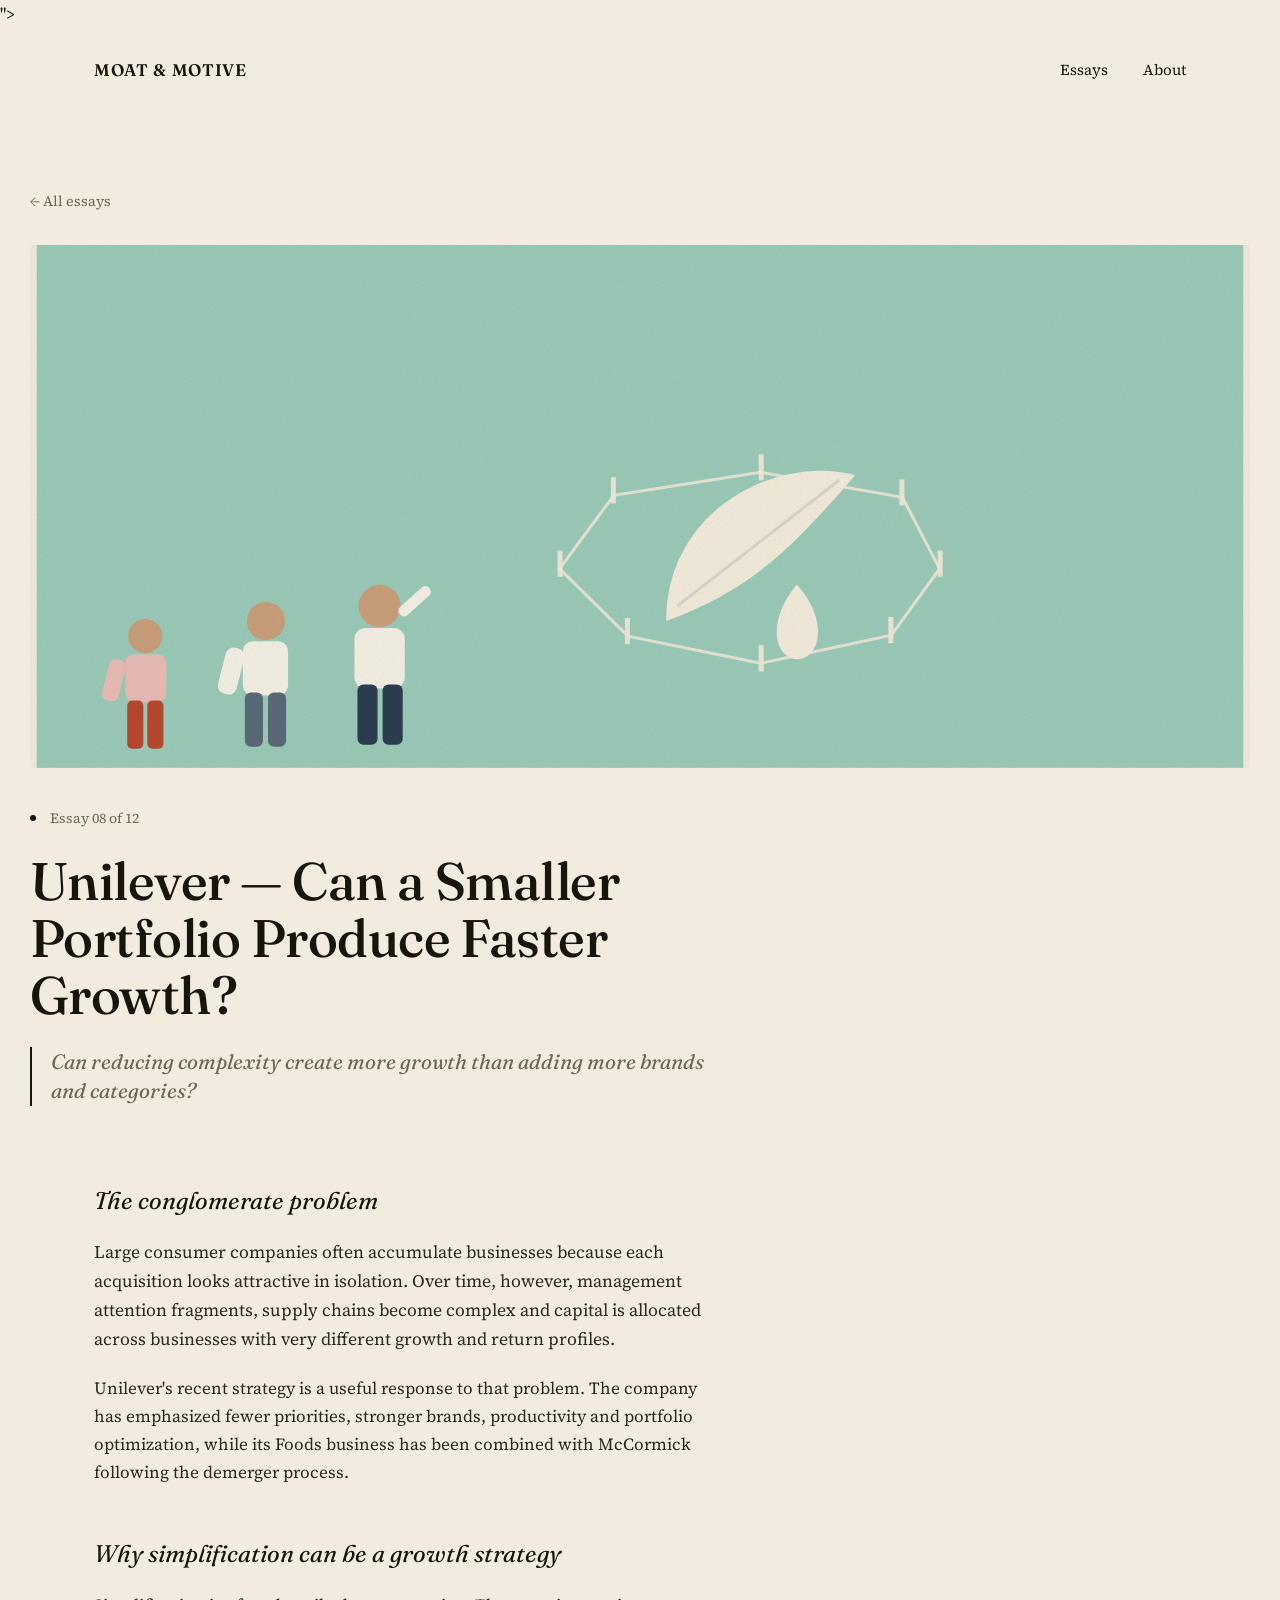
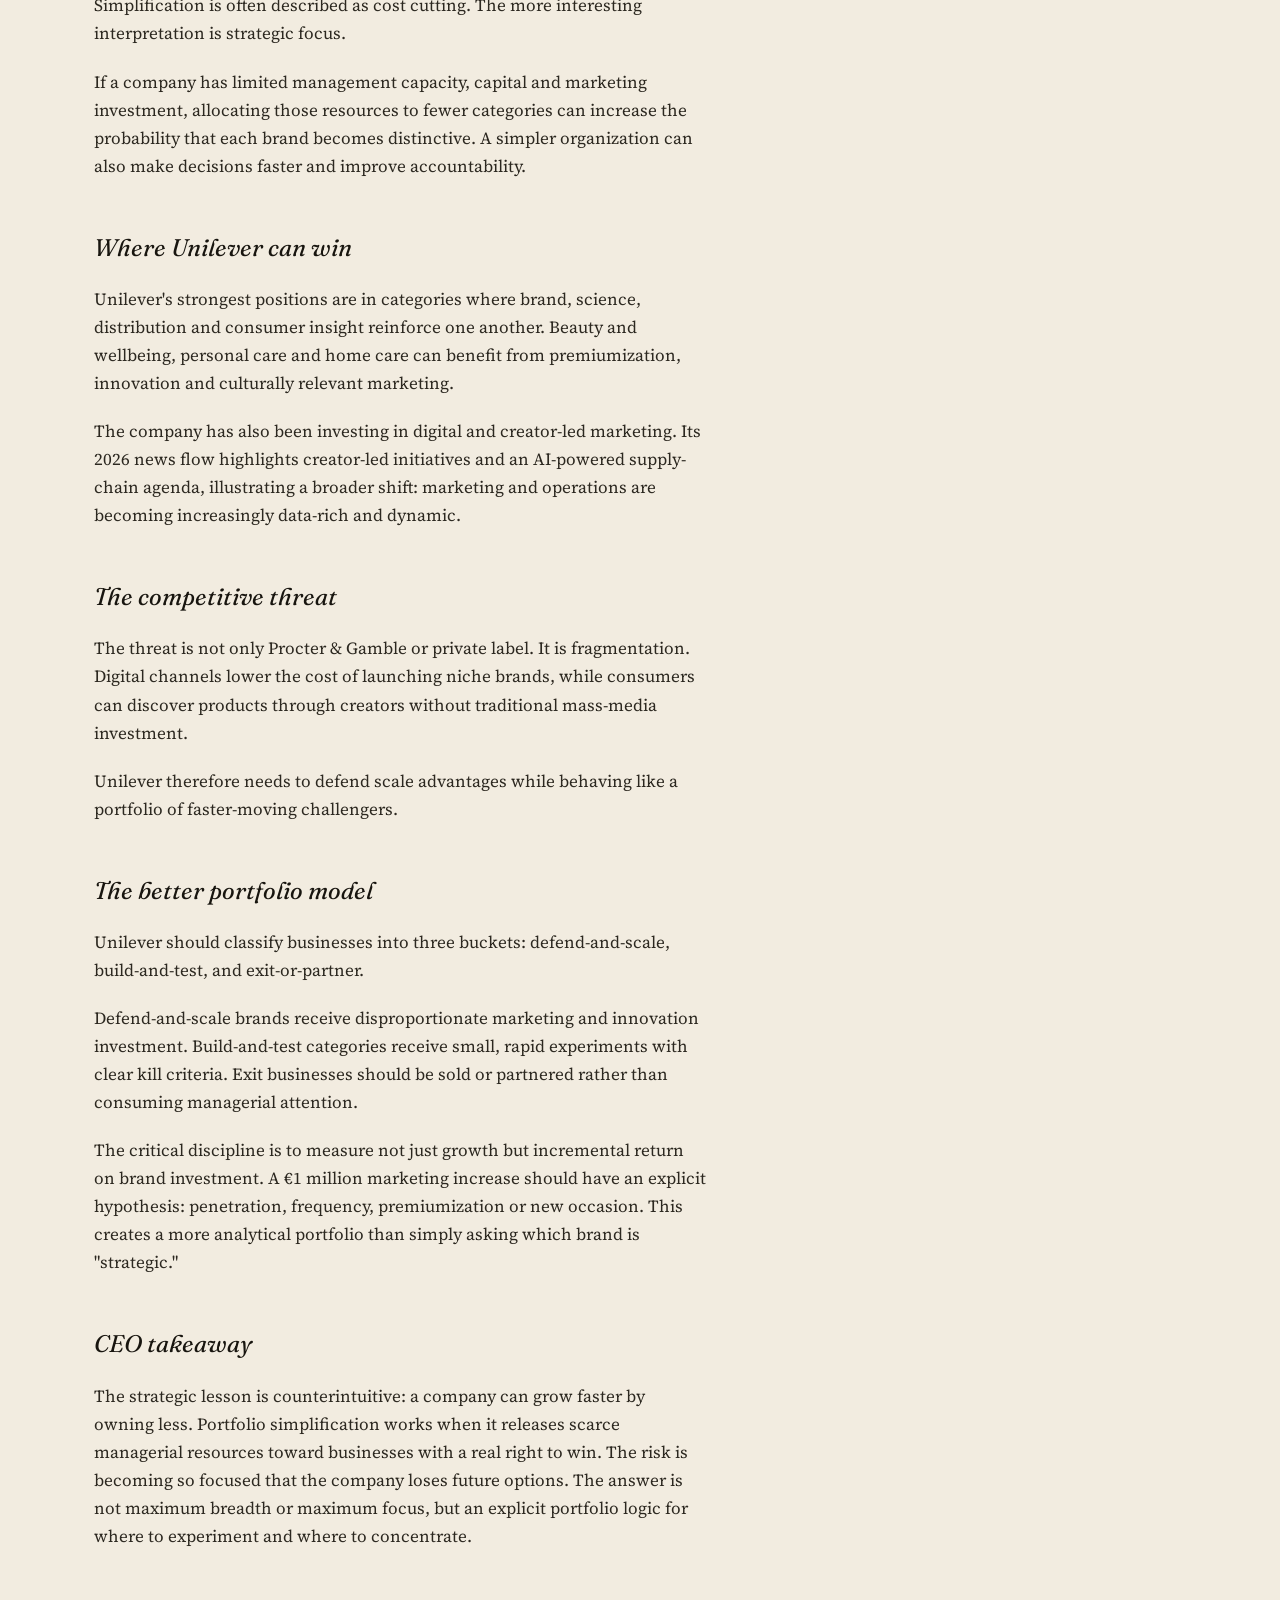
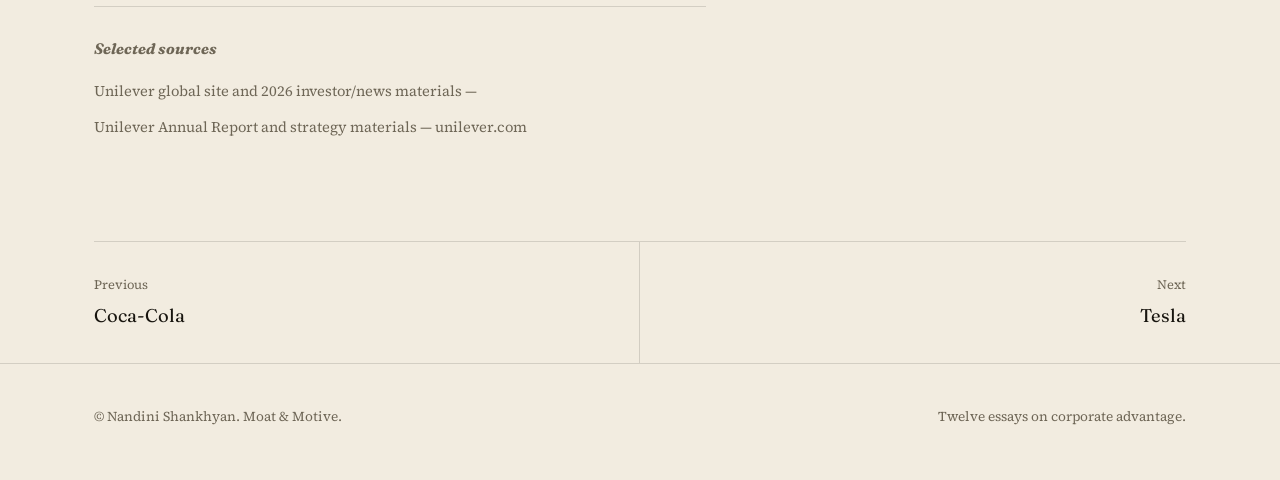
<file: articles/unilever.html>
<!DOCTYPE html>
<html lang="en">
<head>
<meta charset="UTF-8">
<meta name="viewport" content="width=device-width, initial-scale=1.0">
<title>Unilever — Can a Smaller Portfolio Produce Faster Growth? | Moat & Motive</title>
<meta name="description" content="Can reducing complexity create more growth than adding more brands and categories?">
<link rel="icon" href="data:image/svg+xml,<svg xmlns="http://www.w3.org/2000/svg" viewBox="0 0 32 32"><rect width="32" height="32" fill="%23f2ece0"/><circle cx="16" cy="16" r="11" fill="none" stroke="%2318150f" stroke-width="1.6"/><circle cx="16" cy="16" r="5.5" fill="none" stroke="%2318150f" stroke-width="1.6"/></svg>">
<link rel="preconnect" href="https://fonts.googleapis.com">
<link rel="stylesheet" href="../assets/styles.css">
</head>
<body>
<header class="masthead">
  <div class="wrap">
    <a class="mark" href="../index.html">Moat &amp; Motive</a>
    <nav>
      <a href="../index.html#essays">Essays</a>
      <a href="../index.html#about">About</a>
    </nav>
  </div>
</header>

<section class="wrap article-header">
  <a class="back-link" href="../index.html#essays">&#8592; All essays</a>
  <div class="article-cover"><svg viewBox="0 0 1200 520" xmlns="http://www.w3.org/2000/svg" role="img" aria-label="Illustration for Unilever"><defs><filter id="grainunilever" x="-20%" y="-20%" width="140%" height="140%">
  <feTurbulence type="fractalNoise" baseFrequency="0.85" numOctaves="2" seed="59" result="noise"/>
  <feColorMatrix in="noise" type="matrix" values="0 0 0 0 0  0 0 0 0 0  0 0 0 0 0  0 0 0 0.06 0"/>
</filter></defs><rect width="1200" height="520" fill="#9ccbb9"/><path d="M898 322 L850 388 L720 416 L588 389 L520 322 L574 249 L720 226 L861 251 Z" fill="none" stroke="#f4ecdb" stroke-width="3" opacity="0.85"/><rect x="896" y="304" width="5" height="26" fill="#f4ecdb" opacity="0.9"/><rect x="847" y="370" width="5" height="26" fill="#f4ecdb" opacity="0.9"/><rect x="718" y="398" width="5" height="26" fill="#f4ecdb" opacity="0.9"/><rect x="585" y="371" width="5" height="26" fill="#f4ecdb" opacity="0.9"/><rect x="518" y="304" width="5" height="26" fill="#f4ecdb" opacity="0.9"/><rect x="571" y="231" width="5" height="26" fill="#f4ecdb" opacity="0.9"/><rect x="718" y="208" width="5" height="26" fill="#f4ecdb" opacity="0.9"/><rect x="858" y="233" width="5" height="26" fill="#f4ecdb" opacity="0.9"/><path d="M626 374 C626 260 741 208 814 229 C751 302 710 343 626 374 Z" fill="#f4ecdb"/><path d="M637 359 L798 234" stroke="#00000030" stroke-width="3" opacity="0.5" fill="none"/><path d="M736 385 C736 421 777 421 777 385 C777 359 756 338 756 338 C756 338 736 359 736 385 Z" fill="#f4ecdb"/><circle cx="108" cy="389" r="17" fill="#caa07a"/><rect x="88" y="407" width="41" height="48" rx="9" fill="#e9bdb6"/><rect x="90" y="453" width="16" height="48" rx="5" fill="#b8492f"/><rect x="110" y="453" width="16" height="48" rx="5" fill="#b8492f"/><rect x="71" y="412" width="17" height="42" rx="7" fill="#e9bdb6" transform="rotate(14 78 422)"/><circle cx="228" cy="374" r="19" fill="#caa07a"/><rect x="205" y="394" width="45" height="54" rx="10" fill="#f6f1e6"/><rect x="207" y="445" width="18" height="54" rx="6" fill="#5b6b78"/><rect x="230" y="445" width="18" height="54" rx="6" fill="#5b6b78"/><rect x="187" y="400" width="19" height="47" rx="8" fill="#f6f1e6" transform="rotate(14 194 411)"/><circle cx="341" cy="359" r="21" fill="#caa07a"/><rect x="316" y="381" width="50" height="60" rx="11" fill="#f6f1e6"/><rect x="319" y="437" width="20" height="60" rx="6" fill="#2c3e50"/><rect x="344" y="437" width="20" height="60" rx="6" fill="#2c3e50"/><rect x="361" y="362" width="39" height="11" rx="5" fill="#f6f1e6" transform="rotate(-42 361 367)"/><rect width="1200" height="520" filter="url(#grainunilever)"/></svg></div>
  <div class="eyebrow-row"><span class="dot"></span> Essay 08 of 12</div>
  <h1>Unilever — Can a Smaller Portfolio Produce Faster Growth?</h1>
  <p class="deck">Can reducing complexity create more growth than adding more brands and categories?</p>
</section>

<section class="wrap article-body">
  <div class="col">
      <h2>The conglomerate problem</h2>
      <p>Large consumer companies often accumulate businesses because each acquisition looks attractive in isolation. Over time, however, management attention fragments, supply chains become complex and capital is allocated across businesses with very different growth and return profiles.</p>
      <p>Unilever's recent strategy is a useful response to that problem. The company has emphasized fewer priorities, stronger brands, productivity and portfolio optimization, while its Foods business has been combined with McCormick following the demerger process.</p>
      <h2>Why simplification can be a growth strategy</h2>
      <p>Simplification is often described as cost cutting. The more interesting interpretation is strategic focus.</p>
      <p>If a company has limited management capacity, capital and marketing investment, allocating those resources to fewer categories can increase the probability that each brand becomes distinctive. A simpler organization can also make decisions faster and improve accountability.</p>
      <h2>Where Unilever can win</h2>
      <p>Unilever's strongest positions are in categories where brand, science, distribution and consumer insight reinforce one another. Beauty and wellbeing, personal care and home care can benefit from premiumization, innovation and culturally relevant marketing.</p>
      <p>The company has also been investing in digital and creator-led marketing. Its 2026 news flow highlights creator-led initiatives and an AI-powered supply-chain agenda, illustrating a broader shift: marketing and operations are becoming increasingly data-rich and dynamic.</p>
      <h2>The competitive threat</h2>
      <p>The threat is not only Procter &amp; Gamble or private label. It is fragmentation. Digital channels lower the cost of launching niche brands, while consumers can discover products through creators without traditional mass-media investment.</p>
      <p>Unilever therefore needs to defend scale advantages while behaving like a portfolio of faster-moving challengers.</p>
      <h2>The better portfolio model</h2>
      <p>Unilever should classify businesses into three buckets: defend-and-scale, build-and-test, and exit-or-partner.</p>
      <p>Defend-and-scale brands receive disproportionate marketing and innovation investment. Build-and-test categories receive small, rapid experiments with clear kill criteria. Exit businesses should be sold or partnered rather than consuming managerial attention.</p>
      <p>The critical discipline is to measure not just growth but incremental return on brand investment. A €1 million marketing increase should have an explicit hypothesis: penetration, frequency, premiumization or new occasion. This creates a more analytical portfolio than simply asking which brand is "strategic."</p>
      <h2>CEO takeaway</h2>
      <p>The strategic lesson is counterintuitive: a company can grow faster by owning less. Portfolio simplification works when it releases scarce managerial resources toward businesses with a real right to win. The risk is becoming so focused that the company loses future options. The answer is not maximum breadth or maximum focus, but an explicit portfolio logic for where to experiment and where to concentrate.</p>
    <div class="sources">
      <h3>Selected sources</h3>
      <ul>
        <li>Unilever global site and 2026 investor/news materials —</li>
        <li>Unilever Annual Report and strategy materials — unilever.com</li>
      </ul>
    </div>
  </div>
</section>

<section class="wrap">
  <div class="pager">
    <a class="prev" href="coca-cola.html">
      <span class="label">Previous</span>
      <span class="title">Coca-Cola</span>
    </a>
    <a class="next" href="tesla.html">
      <span class="label">Next</span>
      <span class="title">Tesla</span>
    </a>
  </div>
</section>

<footer>
  <div class="wrap">
    <span>&copy; Nandini Shankhyan. Moat & Motive.</span>
    <span>Twelve essays on corporate advantage.</span>
  </div>
</footer>
</body>
</html>
</file>
<file: assets/styles.css>
/* ============================================================
   MOAT & MOTIVE — design system v2
   Light, editorial portfolio aesthetic: warm paper ground,
   ink-black type, one serif carrying the personality, and a
   grid of generated cover art standing in for photography.
   ============================================================ */

@import url('https://fonts.googleapis.com/css2?family=Fraunces:ital,opsz,wght@0,9..144,300;0,9..144,400;0,9..144,500;0,9..144,600;1,9..144,400;1,9..144,500&family=Source+Serif+4:ital,opsz,wght@0,8..60,400;0,8..60,500;0,8..60,600;1,8..60,400&display=swap');

:root{
  --paper: #f2ece0;
  --paper-raised: #e9e1d0;
  --ink: #18150f;
  --ink-soft: #6e6656;
  --ink-faint: #9c937d;
  --line: rgba(24,21,15,0.14);
  --line-strong: rgba(24,21,15,0.32);

  --display: 'Fraunces', 'Iowan Old Style', ui-serif, serif;
  --body: 'Source Serif 4', 'Iowan Old Style', Georgia, serif;

  --measure: 68ch;
  --gutter: clamp(1.5rem, 5vw, 4.5rem);
}

*{ box-sizing: border-box; }
html{ scroll-behavior: smooth; }

@media (prefers-reduced-motion: reduce){
  html{ scroll-behavior: auto; }
  *{ animation-duration: 0.01ms !important; animation-iteration-count: 1 !important; transition-duration: 0.01ms !important; }
}

body{
  margin: 0;
  background: var(--paper);
  color: var(--ink);
  font-family: var(--body);
  font-size: 1.0625rem;
  line-height: 1.65;
  -webkit-font-smoothing: antialiased;
}

::selection{ background: var(--ink); color: var(--paper); }
a{ color: inherit; }
img, svg{ max-width: 100%; display: block; }

:focus-visible{ outline: 2px solid var(--ink); outline-offset: 3px; }

.wrap{
  max-width: 1220px;
  margin: 0 auto;
  padding: 0 var(--gutter);
}

/* ---------------- Masthead ---------------- */

.masthead{ padding: 1.8rem 0; }

.masthead .wrap{
  display: flex;
  align-items: center;
  justify-content: space-between;
  gap: 1.5rem;
  flex-wrap: wrap;
}

.mark{
  font-family: var(--display);
  font-weight: 600;
  font-size: 1.05rem;
  letter-spacing: 0.04em;
  text-transform: uppercase;
  text-decoration: none;
  color: var(--ink);
}

.masthead nav{
  display: flex;
  gap: 2.2rem;
  font-size: 0.95rem;
  font-family: var(--body);
  color: var(--ink);
}

.masthead nav a{
  text-decoration: none;
  border-bottom: 1px solid transparent;
  padding-bottom: 2px;
  transition: border-color .2s ease, color .2s ease;
}

.masthead nav a:hover{ border-color: var(--ink); }

/* ---------------- Hero ---------------- */

.hero{ padding: clamp(2.5rem, 7vw, 5rem) 0 clamp(3rem, 6vw, 4.5rem); }

.hero .wrap{ max-width: 760px; }

.hero h1{
  font-family: var(--display);
  font-weight: 500;
  font-size: clamp(2.4rem, 5.6vw, 4.1rem);
  line-height: 1.05;
  letter-spacing: -0.01em;
  margin: 0 0 1.3rem;
}

.lede-about p{
  font-family: var(--body);
  color: var(--ink-soft);
  font-size: 1.12rem;
  line-height: 1.6;
  max-width: 62ch;
  margin: 0 0 1.1rem;
}

.lede-about .signoff{
  font-family: var(--display);
  font-style: italic;
  color: var(--ink);
  margin: 0.4rem 0 1.8rem;
}

.pill-btn{
  display: inline-block;
  border: 1px solid var(--line-strong);
  border-radius: 999px;
  padding: 0.85rem 1.9rem;
  font-family: var(--body);
  font-size: 0.95rem;
  text-decoration: none;
  color: var(--ink);
  transition: background .2s ease, color .2s ease, border-color .2s ease;
}

.pill-btn:hover{ background: var(--ink); color: var(--paper); border-color: var(--ink); }

/* ---------------- Section labels ---------------- */

.section-head{
  display: flex;
  align-items: baseline;
  justify-content: space-between;
  gap: 1rem;
  padding: 0 0 1.4rem;
  margin: 0 0 2.4rem;
  border-bottom: 1px solid var(--line);
}

.section-head h2{
  font-family: var(--display);
  font-style: italic;
  font-weight: 400;
  font-size: 1.55rem;
  margin: 0;
  color: var(--ink);
}

.section-head .count{
  font-family: var(--body);
  font-size: 0.85rem;
  color: var(--ink-soft);
}

/* ---------------- Case grid (essay cards) ---------------- */

.case-grid{
  display: grid;
  grid-template-columns: 1fr 1fr;
  gap: clamp(1.4rem, 3vw, 2.6rem);
  margin: 0 0 5.5rem;
  list-style: none;
  padding: 0;
}

.case-card a{
  text-decoration: none;
  color: var(--ink);
  display: block;
}

.case-art{
  position: relative;
  aspect-ratio: 5 / 4;
  overflow: hidden;
  border-radius: 4px;
  background: var(--paper-raised);
}

.case-art svg{
  width: 100%;
  height: 100%;
  display: block;
  transition: transform .6s cubic-bezier(.2,.7,.2,1);
}

.case-card a:hover .case-art svg{ transform: scale(1.045); }

.case-caption{
  display: flex;
  justify-content: space-between;
  align-items: baseline;
  gap: 1rem;
  padding-top: 1rem;
}

.case-caption .index-num{
  font-family: var(--display);
  font-size: 0.9rem;
  color: var(--ink-faint);
  font-variant-numeric: tabular-nums;
  flex-shrink: 0;
  padding-top: 0.15rem;
}

.case-caption .text h3{
  font-family: var(--display);
  font-weight: 500;
  font-size: 1.35rem;
  margin: 0 0 0.3rem;
  transition: color .2s ease;
}

.case-card a:hover .text h3{ color: var(--ink-soft); text-decoration: underline; text-underline-offset: 4px; }

.case-caption .text p{
  font-family: var(--body);
  font-style: italic;
  color: var(--ink-soft);
  font-size: 0.96rem;
  margin: 0;
  max-width: 42ch;
}

.case-caption .arrow{
  font-family: var(--display);
  font-size: 1.2rem;
  color: var(--ink-faint);
  flex-shrink: 0;
}

@media (max-width: 760px){
  .case-grid{ grid-template-columns: 1fr; }
}

/* ---------------- Footer ---------------- */

footer{
  padding: 2.6rem 0 3.2rem;
  color: var(--ink-soft);
  font-size: 0.85rem;
  border-top: 1px solid var(--line);
}

footer .wrap{
  display: flex;
  justify-content: space-between;
  gap: 1rem;
  flex-wrap: wrap;
}

footer a{ text-decoration: none; border-bottom: 1px solid var(--line-strong); }

/* ============================================================
   ARTICLE PAGE
   ============================================================ */

.article-header{ padding: clamp(2.6rem, 7vw, 4.5rem) 0 clamp(2rem, 5vw, 3rem); }

.back-link{
  display: inline-flex;
  align-items: center;
  gap: 0.5rem;
  font-size: 0.9rem;
  color: var(--ink-soft);
  text-decoration: none;
  margin-bottom: 2rem;
}

.back-link:hover{ color: var(--ink); }

.article-cover{
  aspect-ratio: 21 / 9;
  overflow: hidden;
  border-radius: 4px;
  margin-bottom: 2.4rem;
}

.article-cover svg{ width: 100%; height: 100%; display: block; }

.eyebrow-row{
  display: flex;
  align-items: center;
  gap: 0.9rem;
  margin-bottom: 1.4rem;
  color: var(--ink-soft);
  font-size: 0.88rem;
}

.eyebrow-row .dot{
  width: 6px; height: 6px; border-radius: 50%;
  background: var(--ink);
  display: inline-block;
}

.article-header h1{
  font-family: var(--display);
  font-weight: 500;
  font-size: clamp(2.1rem, 4.8vw, 3.3rem);
  line-height: 1.08;
  letter-spacing: -0.01em;
  max-width: 20ch;
  margin: 0 0 1.5rem;
}

.deck{
  font-family: var(--display);
  font-style: italic;
  font-weight: 400;
  font-size: 1.3rem;
  color: var(--ink-soft);
  max-width: 52ch;
  line-height: 1.4;
  border-left: 2px solid var(--ink);
  padding-left: 1.2rem;
}

.article-body{ padding-bottom: 2rem; }
.article-body .col{ max-width: var(--measure); }

.article-body h2{
  font-family: var(--display);
  font-style: italic;
  font-weight: 400;
  font-size: 1.5rem;
  margin: 3rem 0 1.1rem;
  color: var(--ink);
}

.article-body h2:first-of-type{ margin-top: 0.4rem; }

.article-body p{ margin: 0 0 1.25rem; color: #2c2820; }
.article-body p:first-of-type{ font-size: 1.1rem; }

.sources{
  margin-top: 3.5rem;
  padding-top: 1.8rem;
  border-top: 1px solid var(--line);
  max-width: var(--measure);
}

.sources h3{
  font-family: var(--display);
  font-size: 0.95rem;
  color: var(--ink-soft);
  margin: 0 0 0.8rem;
  font-style: italic;
}

.sources ul{ margin: 0; padding: 0; list-style: none; font-size: 0.92rem; color: var(--ink-soft); }
.sources li{ padding: 0.35rem 0; }

.pager{
  display: grid;
  grid-template-columns: 1fr 1fr;
  border-top: 1px solid var(--line);
  margin-top: 4rem;
}

.pager a{ text-decoration: none; padding: 2rem 0; color: var(--ink); }
.pager .prev{ padding-right: 1.5rem; border-right: 1px solid var(--line); }
.pager .next{ padding-left: 1.5rem; text-align: right; }

.pager .label{ display: block; font-size: 0.8rem; color: var(--ink-soft); margin-bottom: 0.4rem; }
.pager .title{ font-family: var(--display); font-size: 1.15rem; transition: color .2s ease; }
.pager a:hover .title{ color: var(--ink-soft); text-decoration: underline; }

@media (max-width: 640px){
  .pager{ grid-template-columns: 1fr; }
  .pager .prev{ border-right: none; border-bottom: 1px solid var(--line); }
  .pager .next{ text-align: left; padding-left: 0; }
}
</file>
